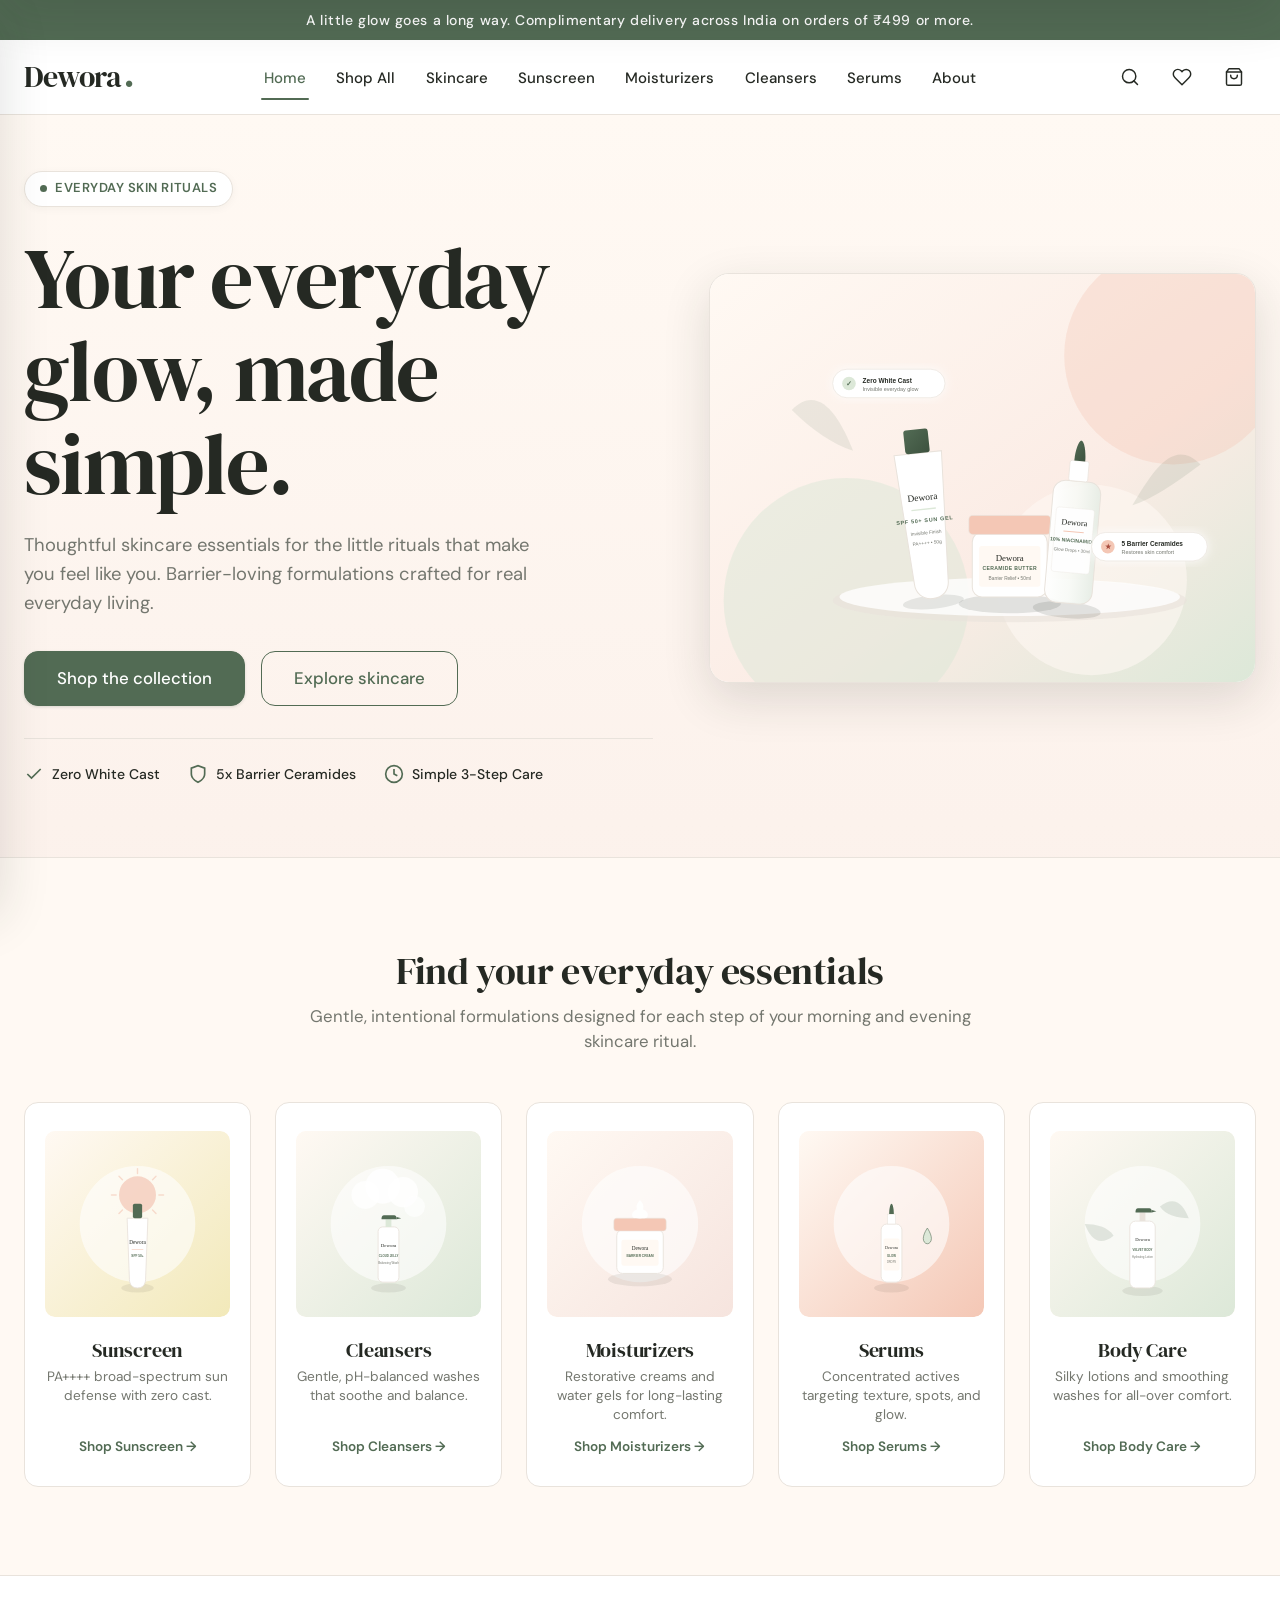
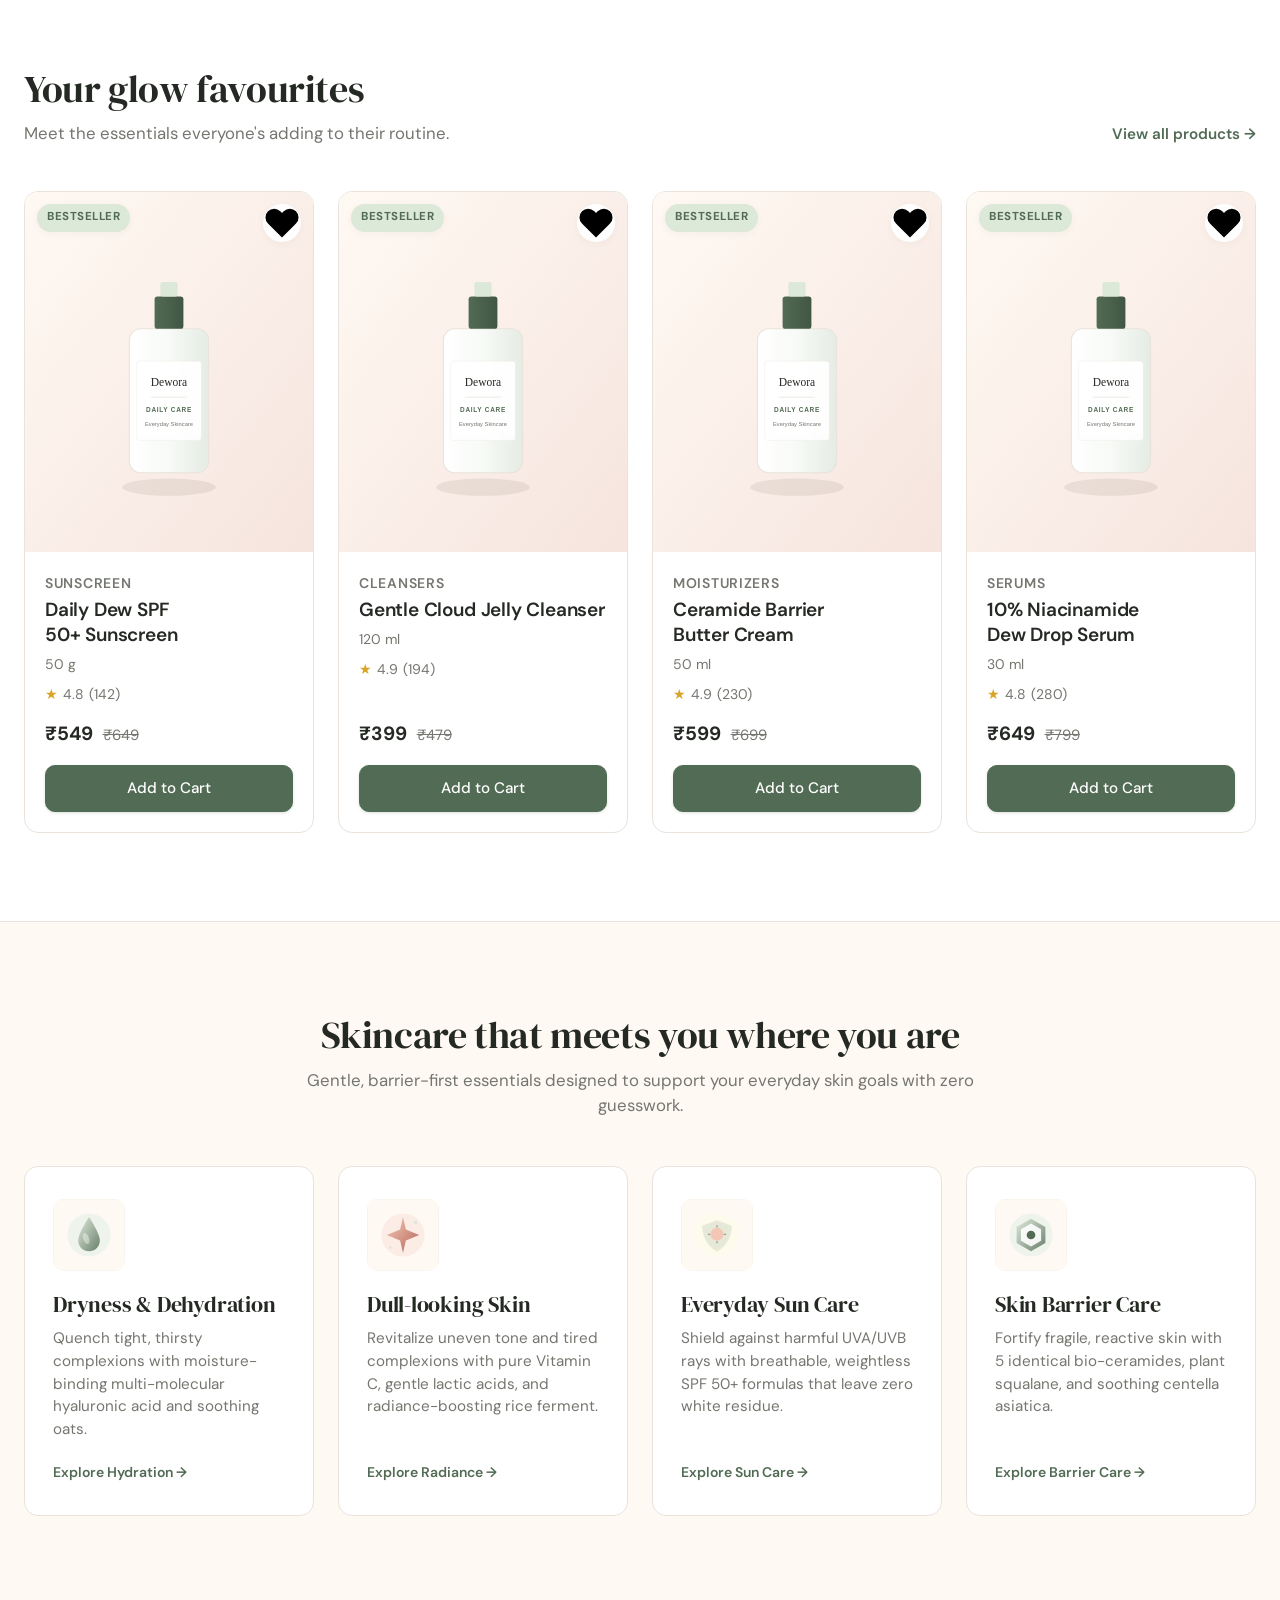
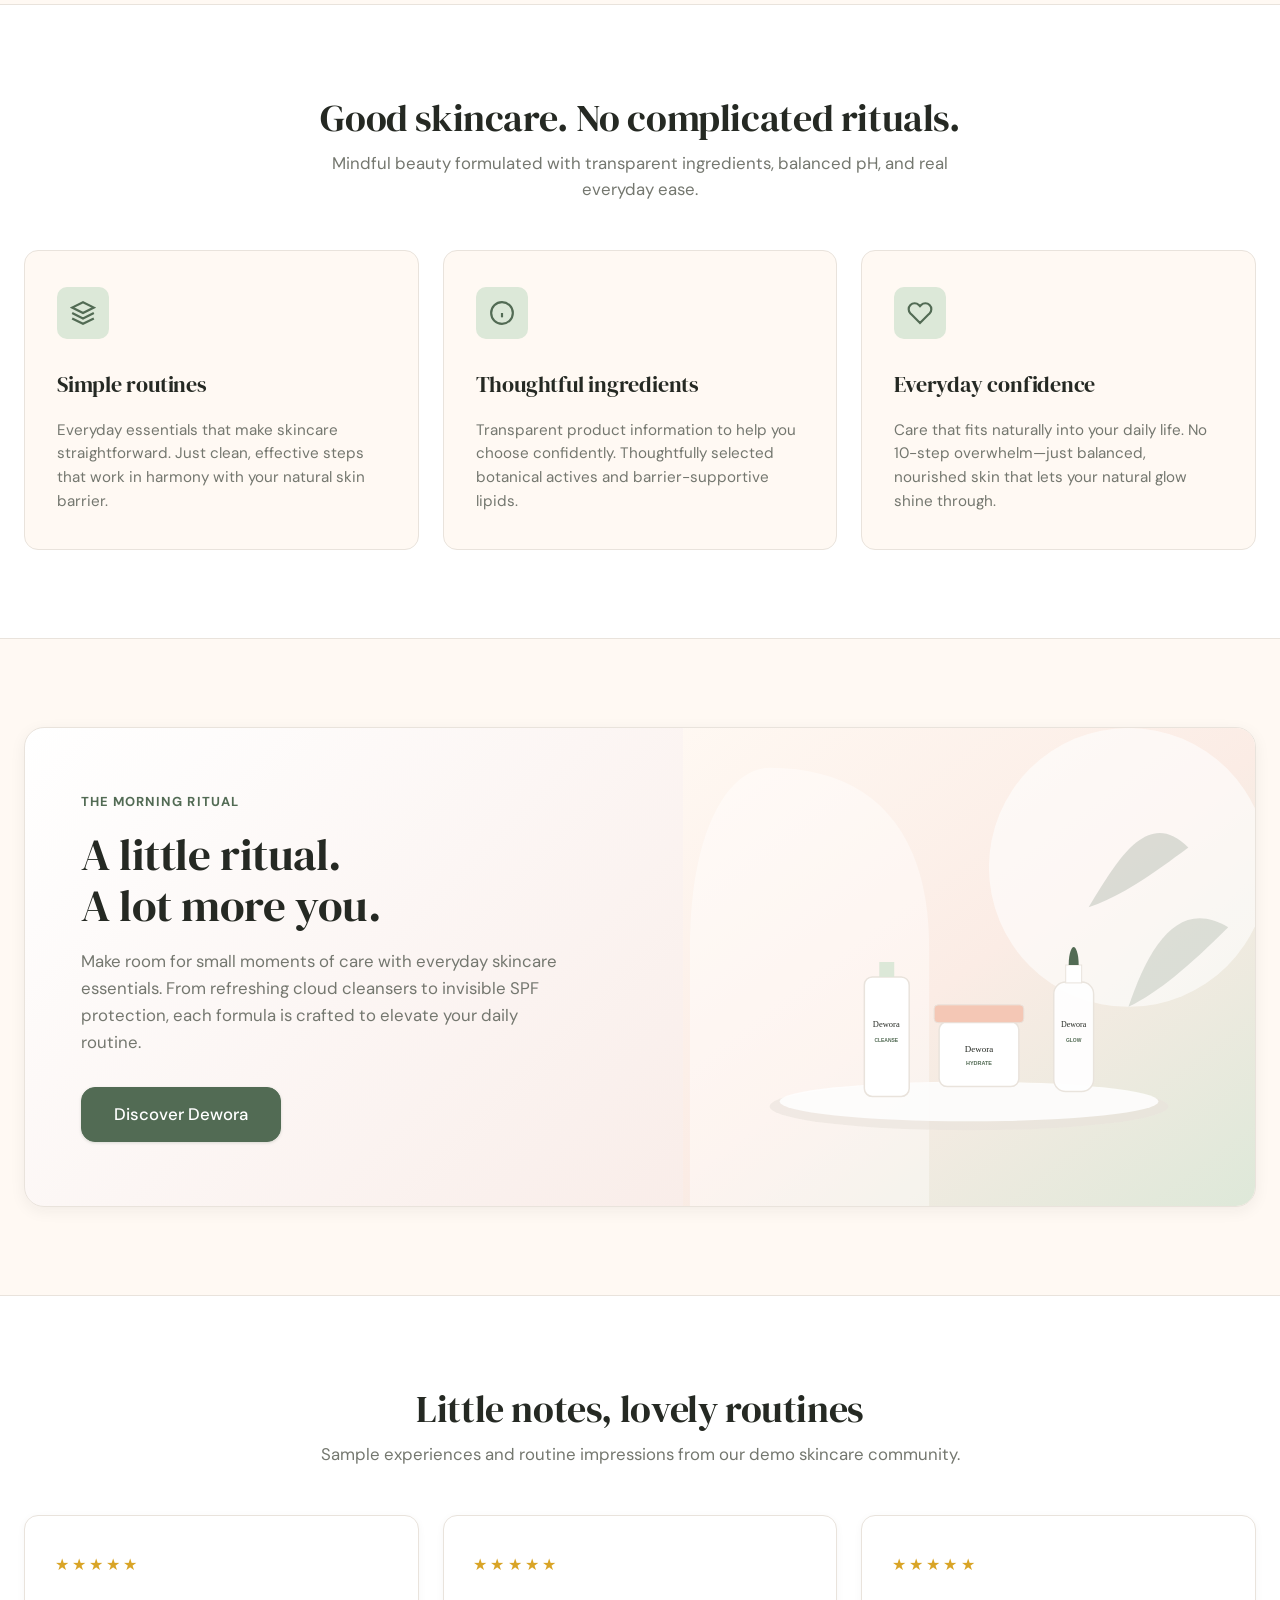
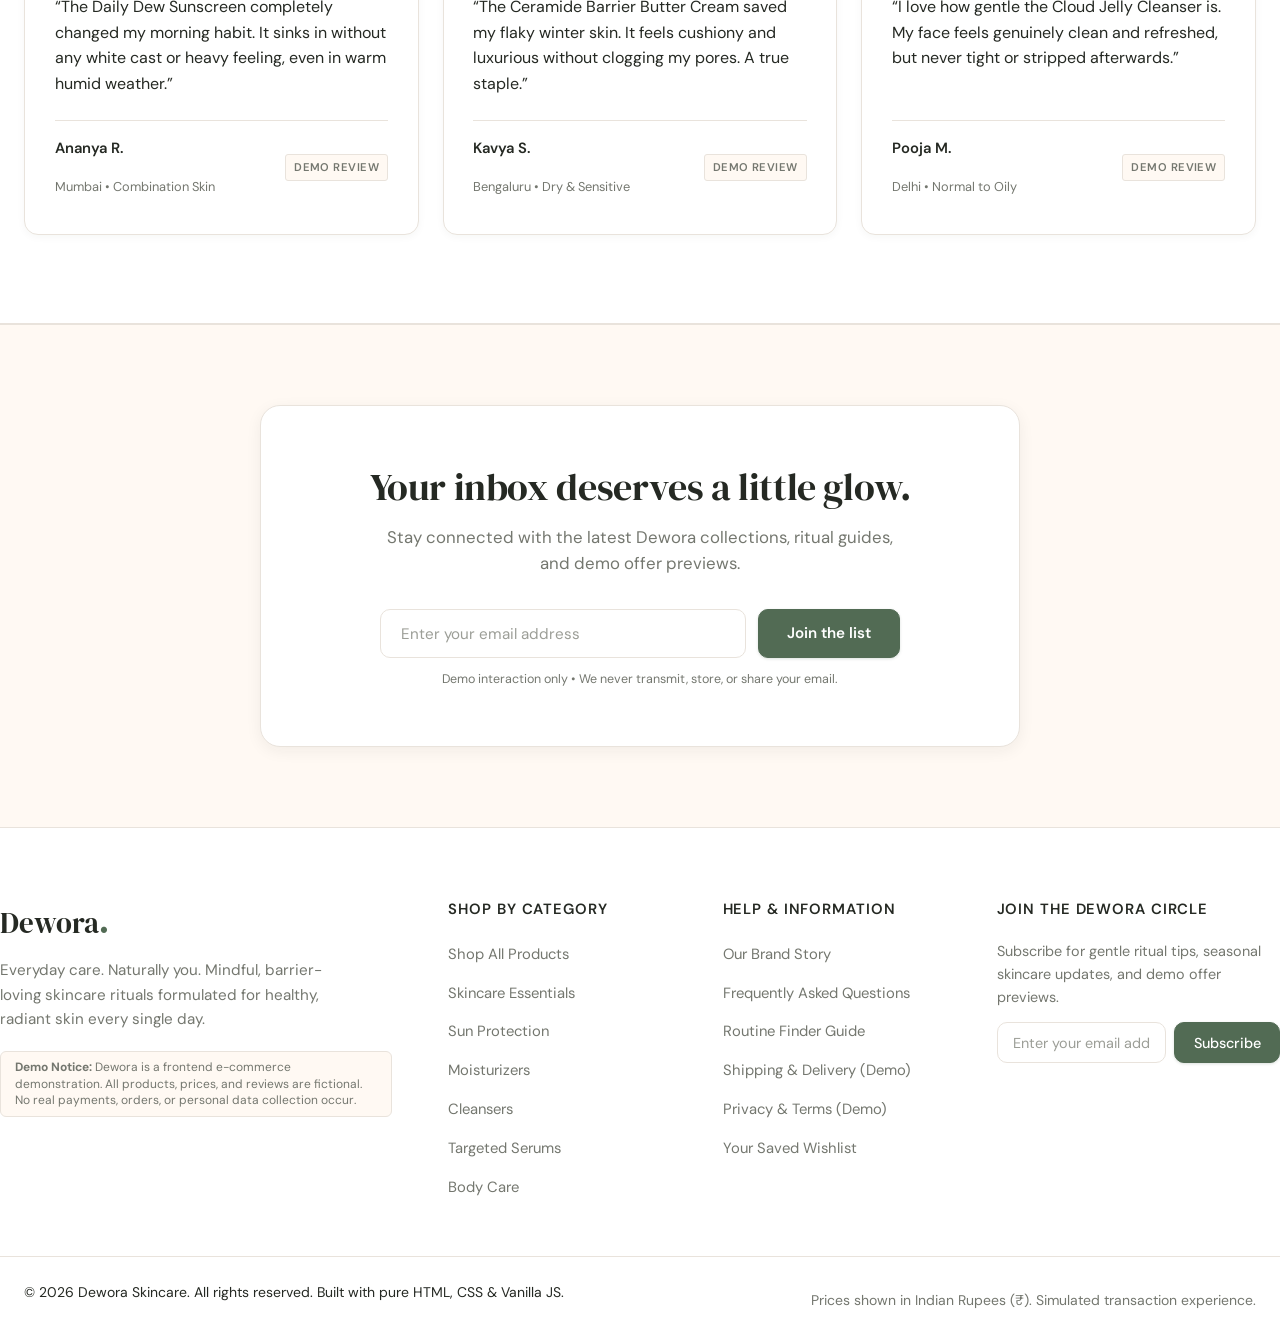
<file: index.html>
<!DOCTYPE html>
<html lang="en">
<head>
  <meta charset="UTF-8">
  <meta name="viewport" content="width=device-width, initial-scale=1.0">
  <meta name="description" content="Dewora — Everyday care. Naturally you. Premium, mindful Indian skincare essentials formulated for real skin and healthy daily glow.">
  <link rel="icon" type="image/svg+xml" href="favicon.svg">
  <title>Dewora — Everyday care. Naturally you.</title>

  <!-- Google Fonts Preconnect & Stylesheets -->
  <link rel="preconnect" href="https://fonts.googleapis.com">
  <link rel="preconnect" href="https://fonts.gstatic.com" crossorigin>
  <link rel="stylesheet" href="css/style.css">
  <link rel="stylesheet" href="css/components.css">
  <link rel="stylesheet" href="css/responsive.css">

  <!-- Core Scripts (Predictable Load Order with Defer) -->
  <script src="js/data/products.js" defer></script>
  <script src="js/utils/currency.js" defer></script>
  <script src="js/utils/dom.js" defer></script>
  <script src="js/utils/storage.js" defer></script>
  <script src="js/components/header.js" defer></script>
  <script src="js/components/footer.js" defer></script>
  <script src="js/components/product-card.js" defer></script>
  <script src="js/components/toast.js" defer></script>
  <script src="js/components/accordion.js" defer></script>
  <script src="js/components/mobile-menu.js" defer></script>
  <script src="js/pages/home.js" defer></script>
  <script src="js/app.js" defer></script>
</head>
<body data-page="home">
  <!-- Accessibility Skip Link -->
  <a href="#main-content" class="skip-link">Skip to main content</a>

  <!-- SECTION 1: Shared Announcement Bar & Header Mount Point -->
  <div id="site-header"></div>

  <!-- Primary Main Landmark -->
  <main id="main-content">

    <!-- SECTION 2: HERO CAMPAIGN -->
    <section class="hero-section" aria-labelledby="hero-heading">
      <div class="container hero-grid">
        <div class="hero-content">
          <div class="hero-pill-badge">
            <span class="badge-dot" aria-hidden="true"></span>
            Everyday Skin Rituals
          </div>
          <h1 class="hero-title" id="hero-heading">Your everyday glow, made simple.</h1>
          <p class="hero-subtitle">Thoughtful skincare essentials for the little rituals that make you feel like you. Barrier-loving formulations crafted for real everyday living.</p>
          <div class="hero-actions">
            <a href="shop.html" class="btn btn-primary btn-lg">Shop the collection</a>
            <a href="shop.html?category=Skincare" class="btn btn-secondary btn-lg">Explore skincare</a>
          </div>
          <div class="hero-features">
            <div class="hero-feature-item">
              <span class="hero-feature-icon" aria-hidden="true">
                <svg viewBox="0 0 24 24" fill="none" stroke="currentColor" stroke-width="2"><polyline points="20 6 9 17 4 12"></polyline></svg>
              </span>
              <span>Zero White Cast</span>
            </div>
            <div class="hero-feature-item">
              <span class="hero-feature-icon" aria-hidden="true">
                <svg viewBox="0 0 24 24" fill="none" stroke="currentColor" stroke-width="2"><path d="M12 22s8-4 8-10V5l-8-3-8 3v7c0 6 8 10 8 10z"></path></svg>
              </span>
              <span>5x Barrier Ceramides</span>
            </div>
            <div class="hero-feature-item">
              <span class="hero-feature-icon" aria-hidden="true">
                <svg viewBox="0 0 24 24" fill="none" stroke="currentColor" stroke-width="2"><circle cx="12" cy="12" r="10"></circle><polyline points="12 6 12 12 16 14"></polyline></svg>
              </span>
              <span>Simple 3-Step Care</span>
            </div>
          </div>
        </div>

        <div class="hero-image-wrapper">
          <img class="hero-image" 
               src="assets/images/hero/hero-dewora.svg" 
               alt="Dewora skincare essentials including Daily Dew Sunscreen, Ceramide Barrier Cream, and 10% Niacinamide Dew Drop Serum" 
               width="800" 
               height="600" 
               fetchpriority="high">
        </div>
      </div>
    </section>

    <!-- SECTION 3: SHOP BY CATEGORY -->
    <section class="section-spacing" aria-labelledby="categories-heading">
      <div class="container">
        <div class="section-header-centered">
          <h2 class="section-title" id="categories-heading">Find your everyday essentials</h2>
          <p class="section-subtitle">Gentle, intentional formulations designed for each step of your morning and evening skincare ritual.</p>
        </div>

        <div class="category-grid">
          <!-- 1. Sunscreen -->
          <a href="shop.html?category=Sunscreen" class="category-tile" aria-label="Shop Sunscreen collection">
            <div class="category-tile-media">
              <img src="assets/images/categories/category-sunscreen.svg" alt="Sunscreen category" width="320" height="320" loading="lazy">
            </div>
            <h3 class="category-tile-title">Sunscreen</h3>
            <p class="category-tile-copy">PA++++ broad-spectrum sun defense with zero cast.</p>
            <span class="category-tile-cta">Shop Sunscreen &rarr;</span>
          </a>

          <!-- 2. Cleansers -->
          <a href="shop.html?category=Cleansers" class="category-tile" aria-label="Shop Cleansers collection">
            <div class="category-tile-media">
              <img src="assets/images/categories/category-cleansers.svg" alt="Cleansers category" width="320" height="320" loading="lazy">
            </div>
            <h3 class="category-tile-title">Cleansers</h3>
            <p class="category-tile-copy">Gentle, pH-balanced washes that soothe and balance.</p>
            <span class="category-tile-cta">Shop Cleansers &rarr;</span>
          </a>

          <!-- 3. Moisturizers -->
          <a href="shop.html?category=Moisturizers" class="category-tile" aria-label="Shop Moisturizers collection">
            <div class="category-tile-media">
              <img src="assets/images/categories/category-moisturizers.svg" alt="Moisturizers category" width="320" height="320" loading="lazy">
            </div>
            <h3 class="category-tile-title">Moisturizers</h3>
            <p class="category-tile-copy">Restorative creams and water gels for long-lasting comfort.</p>
            <span class="category-tile-cta">Shop Moisturizers &rarr;</span>
          </a>

          <!-- 4. Serums -->
          <a href="shop.html?category=Serums" class="category-tile" aria-label="Shop Serums collection">
            <div class="category-tile-media">
              <img src="assets/images/categories/category-serums.svg" alt="Serums category" width="320" height="320" loading="lazy">
            </div>
            <h3 class="category-tile-title">Serums</h3>
            <p class="category-tile-copy">Concentrated actives targeting texture, spots, and glow.</p>
            <span class="category-tile-cta">Shop Serums &rarr;</span>
          </a>

          <!-- 5. Body Care -->
          <a href="shop.html?category=Body+Care" class="category-tile" aria-label="Shop Body Care collection">
            <div class="category-tile-media">
              <img src="assets/images/categories/category-bodycare.svg" alt="Body Care category" width="320" height="320" loading="lazy">
            </div>
            <h3 class="category-tile-title">Body Care</h3>
            <p class="category-tile-copy">Silky lotions and smoothing washes for all-over comfort.</p>
            <span class="category-tile-cta">Shop Body Care &rarr;</span>
          </a>
        </div>
      </div>
    </section>

    <!-- SECTION 4: BESTSELLERS -->
    <section class="section-spacing" style="background-color: var(--color-paper); border-top: var(--border-subtle); border-bottom: var(--border-subtle);" aria-labelledby="bestsellers-heading">
      <div class="container">
        <div class="section-header-row">
          <div>
            <h2 class="section-title" id="bestsellers-heading">Your glow favourites</h2>
            <p class="section-subtitle">Meet the essentials everyone's adding to their routine.</p>
          </div>
          <a href="shop.html" class="section-link">View all products &rarr;</a>
        </div>

        <!-- Dynamic Product Cards from products.js -->
        <div class="product-grid" id="bestsellers-grid">
          <!-- Populated dynamically by home.js with reusable product-card component -->
        </div>
      </div>
    </section>

    <!-- SECTION 5: SHOP BY SKIN CONCERN -->
    <section class="section-spacing" aria-labelledby="concerns-heading">
      <div class="container">
        <div class="section-header-centered">
          <h2 class="section-title" id="concerns-heading">Skincare that meets you where you are</h2>
          <p class="section-subtitle">Gentle, barrier-first essentials designed to support your everyday skin goals with zero guesswork.</p>
        </div>

        <div class="concern-grid">
          <!-- Concern 1: Dryness -->
          <a href="shop.html?concern=Dryness" class="concern-card" aria-label="Explore products for Dryness &amp; Dehydration">
            <div class="concern-card-media">
              <img src="assets/images/editorial/concern-hydration.svg" alt="" width="200" height="200" loading="lazy">
            </div>
            <h3 class="concern-card-title">Dryness &amp; Dehydration</h3>
            <p class="concern-card-text">Quench tight, thirsty complexions with moisture-binding multi-molecular hyaluronic acid and soothing oats.</p>
            <span class="concern-card-cta">Explore Hydration &rarr;</span>
          </a>

          <!-- Concern 2: Dullness -->
          <a href="shop.html?concern=Dullness" class="concern-card" aria-label="Explore products for Dull-looking Skin">
            <div class="concern-card-media">
              <img src="assets/images/editorial/concern-dullness.svg" alt="" width="200" height="200" loading="lazy">
            </div>
            <h3 class="concern-card-title">Dull-looking Skin</h3>
            <p class="concern-card-text">Revitalize uneven tone and tired complexions with pure Vitamin C, gentle lactic acids, and radiance-boosting rice ferment.</p>
            <span class="concern-card-cta">Explore Radiance &rarr;</span>
          </a>

          <!-- Concern 3: Sun Care -->
          <a href="shop.html?category=Sunscreen" class="concern-card" aria-label="Explore products for Everyday Sun Care">
            <div class="concern-card-media">
              <img src="assets/images/editorial/concern-suncare.svg" alt="" width="200" height="200" loading="lazy">
            </div>
            <h3 class="concern-card-title">Everyday Sun Care</h3>
            <p class="concern-card-text">Shield against harmful UVA/UVB rays with breathable, weightless SPF 50+ formulas that leave zero white residue.</p>
            <span class="concern-card-cta">Explore Sun Care &rarr;</span>
          </a>

          <!-- Concern 4: Barrier Care -->
          <a href="shop.html?concern=Barrier+care" class="concern-card" aria-label="Explore products for Skin Barrier Care">
            <div class="concern-card-media">
              <img src="assets/images/editorial/concern-barrier.svg" alt="" width="200" height="200" loading="lazy">
            </div>
            <h3 class="concern-card-title">Skin Barrier Care</h3>
            <p class="concern-card-text">Fortify fragile, reactive skin with 5 identical bio-ceramides, plant squalane, and soothing centella asiatica.</p>
            <span class="concern-card-cta">Explore Barrier Care &rarr;</span>
          </a>
        </div>
      </div>
    </section>

    <!-- SECTION 6: BRAND VALUE PROPOSITION -->
    <section class="section-spacing values-section" aria-labelledby="values-heading">
      <div class="container">
        <div class="section-header-centered">
          <h2 class="section-title" id="values-heading">Good skincare. No complicated rituals.</h2>
          <p class="section-subtitle">Mindful beauty formulated with transparent ingredients, balanced pH, and real everyday ease.</p>
        </div>

        <div class="values-grid">
          <div class="value-card">
            <div class="value-card-icon" aria-hidden="true">
              <svg viewBox="0 0 24 24"><path d="M12 2L2 7l10 5 10-5-10-5z"></path><path d="M2 17l10 5 10-5"></path><path d="M2 12l10 5 10-5"></path></svg>
            </div>
            <h3 class="value-card-title">Simple routines</h3>
            <p class="value-card-text">Everyday essentials that make skincare straightforward. Just clean, effective steps that work in harmony with your natural skin barrier.</p>
          </div>

          <div class="value-card">
            <div class="value-card-icon" aria-hidden="true">
              <svg viewBox="0 0 24 24"><circle cx="12" cy="12" r="10"></circle><line x1="12" y1="16" x2="12" y2="12"></line><line x1="12" y1="8" x2="12.01" y2="8"></line></svg>
            </div>
            <h3 class="value-card-title">Thoughtful ingredients</h3>
            <p class="value-card-text">Transparent product information to help you choose confidently. Thoughtfully selected botanical actives and barrier-supportive lipids.</p>
          </div>

          <div class="value-card">
            <div class="value-card-icon" aria-hidden="true">
              <svg viewBox="0 0 24 24"><path d="M20.84 4.61a5.5 5.5 0 0 0-7.78 0L12 5.67l-1.06-1.06a5.5 5.5 0 0 0-7.78 7.78l1.06 1.06L12 21.23l7.78-7.78 1.06-1.06a5.5 5.5 0 0 0 0-7.78z"></path></svg>
            </div>
            <h3 class="value-card-title">Everyday confidence</h3>
            <p class="value-card-text">Care that fits naturally into your daily life. No 10-step overwhelm—just balanced, nourished skin that lets your natural glow shine through.</p>
          </div>
        </div>
      </div>
    </section>

    <!-- SECTION 7: FEATURED EDITORIAL BANNER -->
    <section class="section-spacing" aria-label="Editorial Feature">
      <div class="container">
        <div class="editorial-banner-box">
          <div class="editorial-grid">
            <div class="editorial-content">
              <span class="editorial-eyebrow">The Morning Ritual</span>
              <h2 class="editorial-heading">A little ritual.<br>A lot more you.</h2>
              <p class="editorial-desc">Make room for small moments of care with everyday skincare essentials. From refreshing cloud cleansers to invisible SPF protection, each formula is crafted to elevate your daily routine.</p>
              <a href="about.html" class="btn btn-primary btn-lg">Discover Dewora</a>
            </div>
            <div class="editorial-image-pane">
              <img src="assets/images/editorial/editorial-ritual.svg" 
                   alt="Dewora skincare ritual trio arranged on warm minimalist pedestal" 
                   width="640" 
                   height="480" 
                   loading="lazy">
            </div>
          </div>
        </div>
      </div>
    </section>

    <!-- SECTION 8: CUSTOMER TESTIMONIALS -->
    <section class="section-spacing" style="background-color: var(--color-paper); border-top: var(--border-subtle); border-bottom: var(--border-subtle);" aria-labelledby="testimonials-heading">
      <div class="container">
        <div class="section-header-centered">
          <h2 class="section-title" id="testimonials-heading">Little notes, lovely routines</h2>
          <p class="section-subtitle">Sample experiences and routine impressions from our demo skincare community.</p>
        </div>

        <div class="testimonials-grid">
          <!-- Testimonial 1 -->
          <article class="testimonial-card">
            <div class="testimonial-stars" aria-label="Demo rating: 5 out of 5 stars">
              <span>★</span><span>★</span><span>★</span><span>★</span><span>★</span>
            </div>
            <blockquote class="testimonial-quote">
              &ldquo;The Daily Dew Sunscreen completely changed my morning habit. It sinks in without any white cast or heavy feeling, even in warm humid weather.&rdquo;
            </blockquote>
            <div class="testimonial-author-row">
              <div>
                <p class="testimonial-author-name">Ananya R.</p>
                <p class="testimonial-author-detail">Mumbai &bull; Combination Skin</p>
              </div>
              <span class="demo-review-tag">Demo review</span>
            </div>
          </article>

          <!-- Testimonial 2 -->
          <article class="testimonial-card">
            <div class="testimonial-stars" aria-label="Demo rating: 5 out of 5 stars">
              <span>★</span><span>★</span><span>★</span><span>★</span><span>★</span>
            </div>
            <blockquote class="testimonial-quote">
              &ldquo;The Ceramide Barrier Butter Cream saved my flaky winter skin. It feels cushiony and luxurious without clogging my pores. A true staple.&rdquo;
            </blockquote>
            <div class="testimonial-author-row">
              <div>
                <p class="testimonial-author-name">Kavya S.</p>
                <p class="testimonial-author-detail">Bengaluru &bull; Dry &amp; Sensitive</p>
              </div>
              <span class="demo-review-tag">Demo review</span>
            </div>
          </article>

          <!-- Testimonial 3 -->
          <article class="testimonial-card">
            <div class="testimonial-stars" aria-label="Demo rating: 5 out of 5 stars">
              <span>★</span><span>★</span><span>★</span><span>★</span><span>★</span>
            </div>
            <blockquote class="testimonial-quote">
              &ldquo;I love how gentle the Cloud Jelly Cleanser is. My face feels genuinely clean and refreshed, but never tight or stripped afterwards.&rdquo;
            </blockquote>
            <div class="testimonial-author-row">
              <div>
                <p class="testimonial-author-name">Pooja M.</p>
                <p class="testimonial-author-detail">Delhi &bull; Normal to Oily</p>
              </div>
              <span class="demo-review-tag">Demo review</span>
            </div>
          </article>
        </div>
      </div>
    </section>

    <!-- SECTION 9: STANDALONE HOMEPAGE NEWSLETTER -->
    <section class="homepage-newsletter-section" aria-labelledby="newsletter-heading">
      <div class="container">
        <div class="newsletter-card">
          <h2 class="newsletter-card-heading" id="newsletter-heading">Your inbox deserves a little glow.</h2>
          <p class="newsletter-card-sub">Stay connected with the latest Dewora collections, ritual guides, and demo offer previews.</p>
          <form class="newsletter-card-form" id="homepage-newsletter-form" novalidate>
            <input type="email" 
                   id="homepage-newsletter-email" 
                   class="newsletter-card-input" 
                   placeholder="Enter your email address" 
                   aria-label="Email address for ritual updates" 
                   required>
            <button type="submit" class="btn btn-primary newsletter-card-btn">Join the list</button>
          </form>
          <div id="homepage-newsletter-feedback" class="newsletter-feedback" aria-live="polite"></div>
          <p class="newsletter-card-privacy">Demo interaction only &bull; We never transmit, store, or share your email.</p>
        </div>
      </div>
    </section>

  </main>

  <!-- SECTION 10: Shared Footer Mount Point -->
  <div id="site-footer"></div>
</body>
</html>
</file>
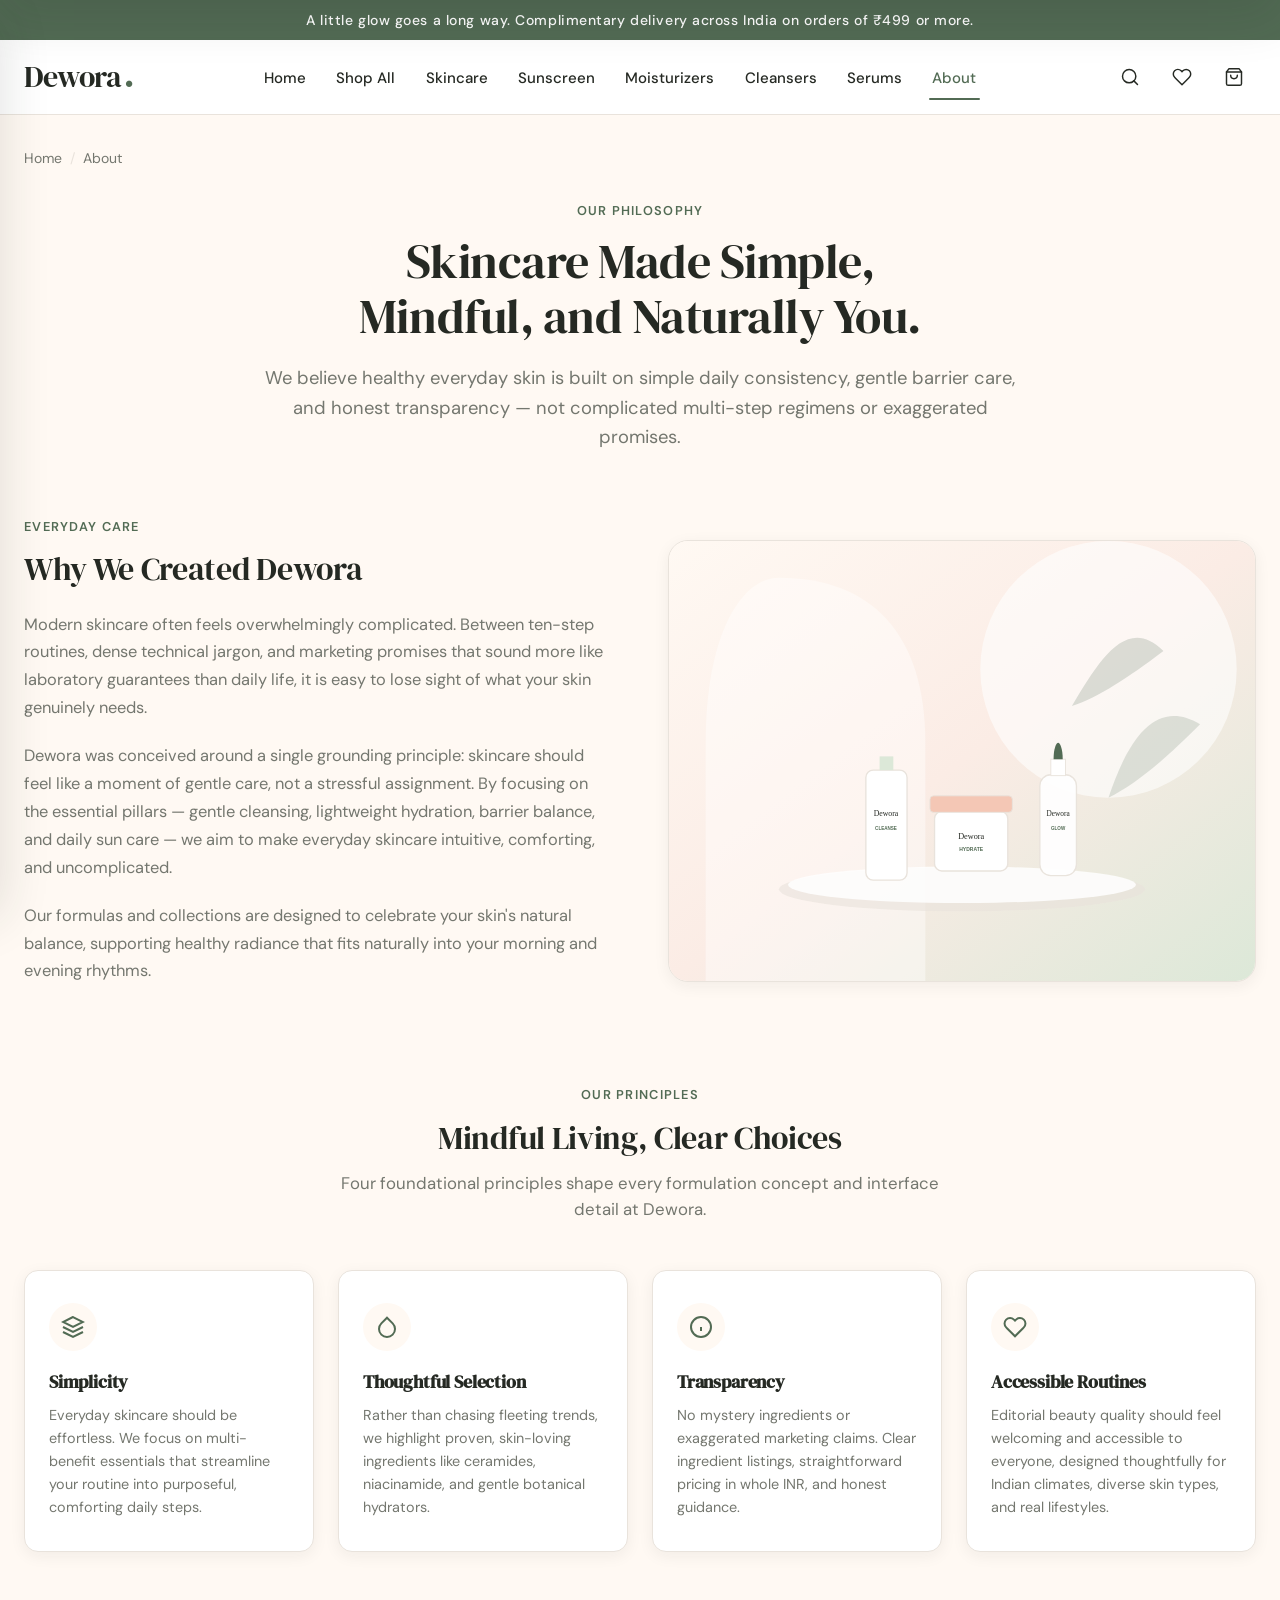
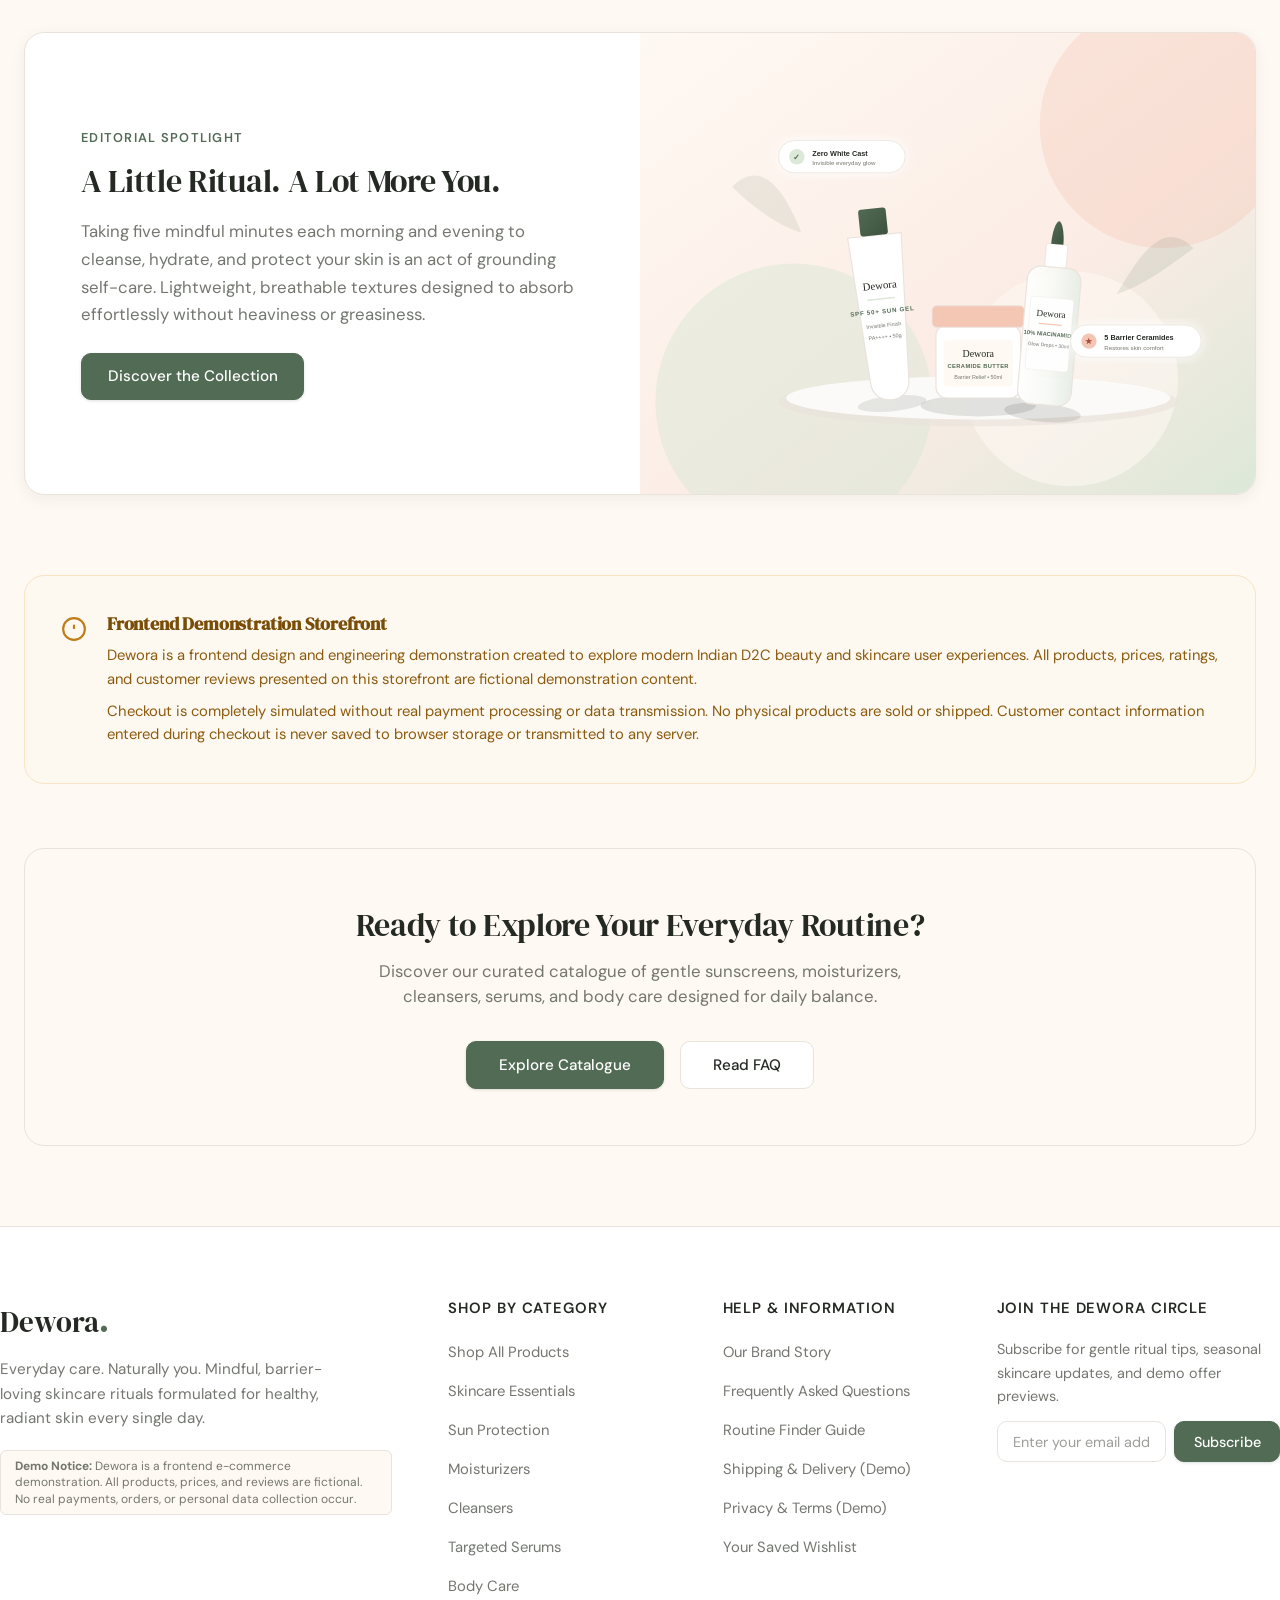
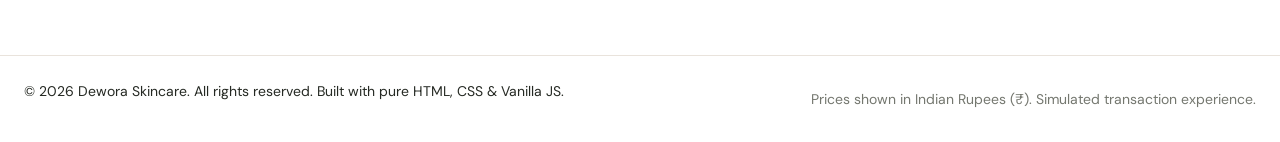
<file: about.html>
<!DOCTYPE html>
<html lang="en">
<head>
  <meta charset="UTF-8">
  <meta name="viewport" content="width=device-width, initial-scale=1.0">
  <meta name="description" content="Learn about Dewora's philosophy — everyday skincare made simple, gentle, and transparent.">
  <link rel="icon" type="image/svg+xml" href="favicon.svg">
  <title>About Dewora — Everyday care. Naturally you.</title>

  <!-- Google Fonts Preconnect & Stylesheets -->
  <link rel="preconnect" href="https://fonts.googleapis.com">
  <link rel="preconnect" href="https://fonts.gstatic.com" crossorigin>
  <link rel="stylesheet" href="css/style.css">
  <link rel="stylesheet" href="css/components.css">
  <link rel="stylesheet" href="css/responsive.css">

  <!-- Core Scripts -->
  <script src="js/data/products.js" defer></script>
  <script src="js/utils/currency.js" defer></script>
  <script src="js/utils/dom.js" defer></script>
  <script src="js/utils/storage.js" defer></script>
  <script src="js/components/header.js" defer></script>
  <script src="js/components/footer.js" defer></script>
  <script src="js/components/product-card.js" defer></script>
  <script src="js/components/toast.js" defer></script>
  <script src="js/components/accordion.js" defer></script>
  <script src="js/components/mobile-menu.js" defer></script>
  <script src="js/app.js" defer></script>
</head>
<body data-page="about">
  <a href="#main-content" class="skip-link">Skip to main content</a>

  <div id="site-header"></div>

  <main id="main-content">
    <div class="about-page-container container">
      <!-- Breadcrumb -->
      <nav class="cart-breadcrumb" aria-label="Breadcrumb">
        <a href="index.html">Home</a>
        <span class="cart-breadcrumb-separator" aria-hidden="true">/</span>
        <span>About</span>
      </nav>

      <!-- Hero Section -->
      <section class="about-hero" aria-labelledby="about-hero-title">
        <span class="about-overline">Our Philosophy</span>
        <h1 class="about-hero-title" id="about-hero-title">Skincare Made Simple, Mindful, and Naturally You.</h1>
        <p class="about-hero-subtitle">We believe healthy everyday skin is built on simple daily consistency, gentle barrier care, and honest transparency — not complicated multi-step regimens or exaggerated promises.</p>
      </section>

      <!-- Brand Story Section -->
      <section class="about-story-section" aria-labelledby="about-story-title">
        <div class="about-story-content">
          <span class="about-overline">Everyday Care</span>
          <h2 id="about-story-title">Why We Created Dewora</h2>
          <p>Modern skincare often feels overwhelmingly complicated. Between ten-step routines, dense technical jargon, and marketing promises that sound more like laboratory guarantees than daily life, it is easy to lose sight of what your skin genuinely needs.</p>
          <p>Dewora was conceived around a single grounding principle: skincare should feel like a moment of gentle care, not a stressful assignment. By focusing on the essential pillars — gentle cleansing, lightweight hydration, barrier balance, and daily sun care — we aim to make everyday skincare intuitive, comforting, and uncomplicated.</p>
          <p>Our formulas and collections are designed to celebrate your skin's natural balance, supporting healthy radiance that fits naturally into your morning and evening rhythms.</p>
        </div>
        <div class="about-story-media">
          <img src="assets/images/editorial/editorial-ritual.svg" alt="Mindful Dewora skincare daily ritual illustration" class="about-story-img" width="600" height="420" loading="lazy">
        </div>
      </section>

      <!-- Core Values Section -->
      <section class="about-values-section" aria-labelledby="about-values-title">
        <div class="about-values-header">
          <span class="about-overline">Our Principles</span>
          <h2 class="about-values-title" id="about-values-title">Mindful Living, Clear Choices</h2>
          <p class="section-subtitle">Four foundational principles shape every formulation concept and interface detail at Dewora.</p>
        </div>
        <div class="about-values-grid">
          <div class="about-value-card">
            <div class="about-value-icon" aria-hidden="true">
              <svg width="24" height="24" viewBox="0 0 24 24" fill="none" stroke="currentColor" stroke-width="2">
                <path d="M12 2L2 7l10 5 10-5-10-5z"></path>
                <path d="M2 17l10 5 10-5"></path>
                <path d="M2 12l10 5 10-5"></path>
              </svg>
            </div>
            <h3>Simplicity</h3>
            <p>Everyday skincare should be effortless. We focus on multi-benefit essentials that streamline your routine into purposeful, comforting daily steps.</p>
          </div>

          <div class="about-value-card">
            <div class="about-value-icon" aria-hidden="true">
              <svg width="24" height="24" viewBox="0 0 24 24" fill="none" stroke="currentColor" stroke-width="2">
                <path d="M12 2.69l5.66 5.66a8 8 0 1 1-11.31 0z"></path>
              </svg>
            </div>
            <h3>Thoughtful Selection</h3>
            <p>Rather than chasing fleeting trends, we highlight proven, skin-loving ingredients like ceramides, niacinamide, and gentle botanical hydrators.</p>
          </div>

          <div class="about-value-card">
            <div class="about-value-icon" aria-hidden="true">
              <svg width="24" height="24" viewBox="0 0 24 24" fill="none" stroke="currentColor" stroke-width="2">
                <circle cx="12" cy="12" r="10"></circle>
                <line x1="12" y1="16" x2="12" y2="12"></line>
                <line x1="12" y1="8" x2="12.01" y2="8"></line>
              </svg>
            </div>
            <h3>Transparency</h3>
            <p>No mystery ingredients or exaggerated marketing claims. Clear ingredient listings, straightforward pricing in whole INR, and honest guidance.</p>
          </div>

          <div class="about-value-card">
            <div class="about-value-icon" aria-hidden="true">
              <svg width="24" height="24" viewBox="0 0 24 24" fill="none" stroke="currentColor" stroke-width="2">
                <path d="M20.84 4.61a5.5 5.5 0 0 0-7.78 0L12 5.67l-1.06-1.06a5.5 5.5 0 0 0-7.78 7.78l1.06 1.06L12 21.23l7.78-7.78 1.06-1.06a5.5 5.5 0 0 0 0-7.78z"></path>
              </svg>
            </div>
            <h3>Accessible Routines</h3>
            <p>Editorial beauty quality should feel welcoming and accessible to everyone, designed thoughtfully for Indian climates, diverse skin types, and real lifestyles.</p>
          </div>
        </div>
      </section>

      <!-- Editorial Asymmetric Feature Banner -->
      <section class="about-editorial-banner" aria-label="Editorial Brand Feature">
        <div class="about-editorial-text">
          <span class="about-overline">Editorial Spotlight</span>
          <h3>A Little Ritual. A Lot More You.</h3>
          <p>Taking five mindful minutes each morning and evening to cleanse, hydrate, and protect your skin is an act of grounding self-care. Lightweight, breathable textures designed to absorb effortlessly without heaviness or greasiness.</p>
          <div>
            <a href="shop.html" class="btn btn-primary">Discover the Collection</a>
          </div>
        </div>
        <div class="about-editorial-media">
          <img src="assets/images/hero/hero-dewora.svg" alt="Dewora beauty editorial illustration" class="about-editorial-img" width="600" height="450" loading="lazy">
        </div>
      </section>

      <!-- Demonstration Disclosure Card -->
      <section class="about-demo-notice-card" aria-labelledby="about-demo-title">
        <div class="about-demo-notice-icon" aria-hidden="true">
          <svg width="26" height="26" viewBox="0 0 24 24" fill="none" stroke="currentColor" stroke-width="2">
            <circle cx="12" cy="12" r="10"></circle>
            <line x1="12" y1="8" x2="12" y2="12"></line>
            <line x1="12" y1="16" x2="12.01" y2="16"></line>
          </svg>
        </div>
        <div class="about-demo-notice-content">
          <h3 id="about-demo-title">Frontend Demonstration Storefront</h3>
          <p>Dewora is a frontend design and engineering demonstration created to explore modern Indian D2C beauty and skincare user experiences. All products, prices, ratings, and customer reviews presented on this storefront are fictional demonstration content.</p>
          <p>Checkout is completely simulated without real payment processing or data transmission. No physical products are sold or shipped. Customer contact information entered during checkout is never saved to browser storage or transmitted to any server.</p>
        </div>
      </section>

      <!-- Call to Action Banner -->
      <section class="about-cta-section" aria-labelledby="about-cta-title">
        <h2 class="about-cta-title" id="about-cta-title">Ready to Explore Your Everyday Routine?</h2>
        <p class="about-cta-desc">Discover our curated catalogue of gentle sunscreens, moisturizers, cleansers, serums, and body care designed for daily balance.</p>
        <div class="about-cta-actions">
          <a href="shop.html" class="btn btn-primary" style="padding: 0.85rem 2rem;">Explore Catalogue</a>
          <a href="faq.html" class="btn btn-outline" style="padding: 0.85rem 2rem;">Read FAQ</a>
        </div>
      </section>
    </div>
  </main>

  <div id="site-footer"></div>
</body>
</html>
</file>
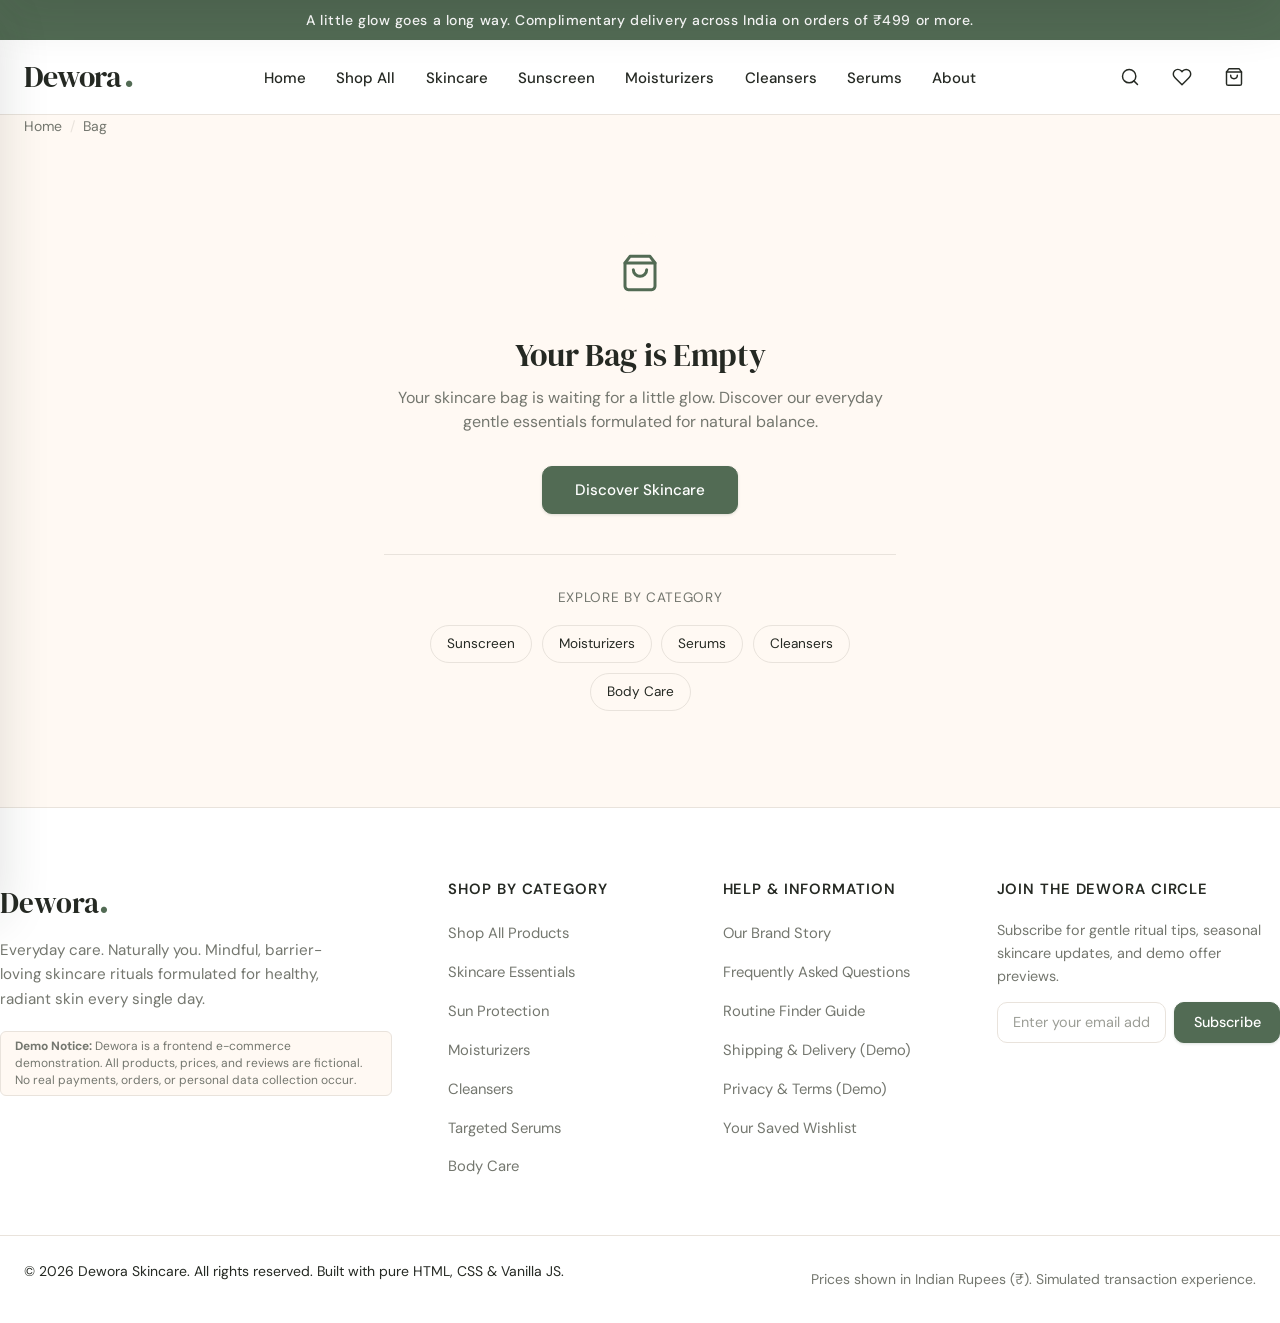
<file: cart.html>
<!DOCTYPE html>
<html lang="en">
<head>
  <meta charset="UTF-8">
  <meta name="viewport" content="width=device-width, initial-scale=1.0">
  <meta name="description" content="Review your selected Dewora skincare products, edit quantities, and proceed to demo checkout.">
  <link rel="icon" type="image/svg+xml" href="favicon.svg">
  <title>Your Cart — Dewora</title>

  <!-- Google Fonts Preconnect & Stylesheets -->
  <link rel="preconnect" href="https://fonts.googleapis.com">
  <link rel="preconnect" href="https://fonts.gstatic.com" crossorigin>
  <link rel="stylesheet" href="css/style.css">
  <link rel="stylesheet" href="css/components.css">
  <link rel="stylesheet" href="css/responsive.css">

  <!-- Core Scripts -->
  <script src="js/data/products.js" defer></script>
  <script src="js/utils/currency.js" defer></script>
  <script src="js/utils/dom.js" defer></script>
  <script src="js/utils/storage.js" defer></script>
  <script src="js/components/header.js" defer></script>
  <script src="js/components/footer.js" defer></script>
  <script src="js/components/product-card.js" defer></script>
  <script src="js/components/toast.js" defer></script>
  <script src="js/components/accordion.js" defer></script>
  <script src="js/components/mobile-menu.js" defer></script>
  <script src="js/pages/cart.js" defer></script>
  <script src="js/app.js" defer></script>
</head>
<body data-page="cart">
  <a href="#main-content" class="skip-link">Skip to main content</a>

  <div id="site-header"></div>

  <main id="main-content">
    <div class="cart-page-container container" id="cart-root">
      <!-- Rendered dynamically by js/pages/cart.js -->
    </div>
  </main>

  <div id="site-footer"></div>
</body>
</html>
</file>
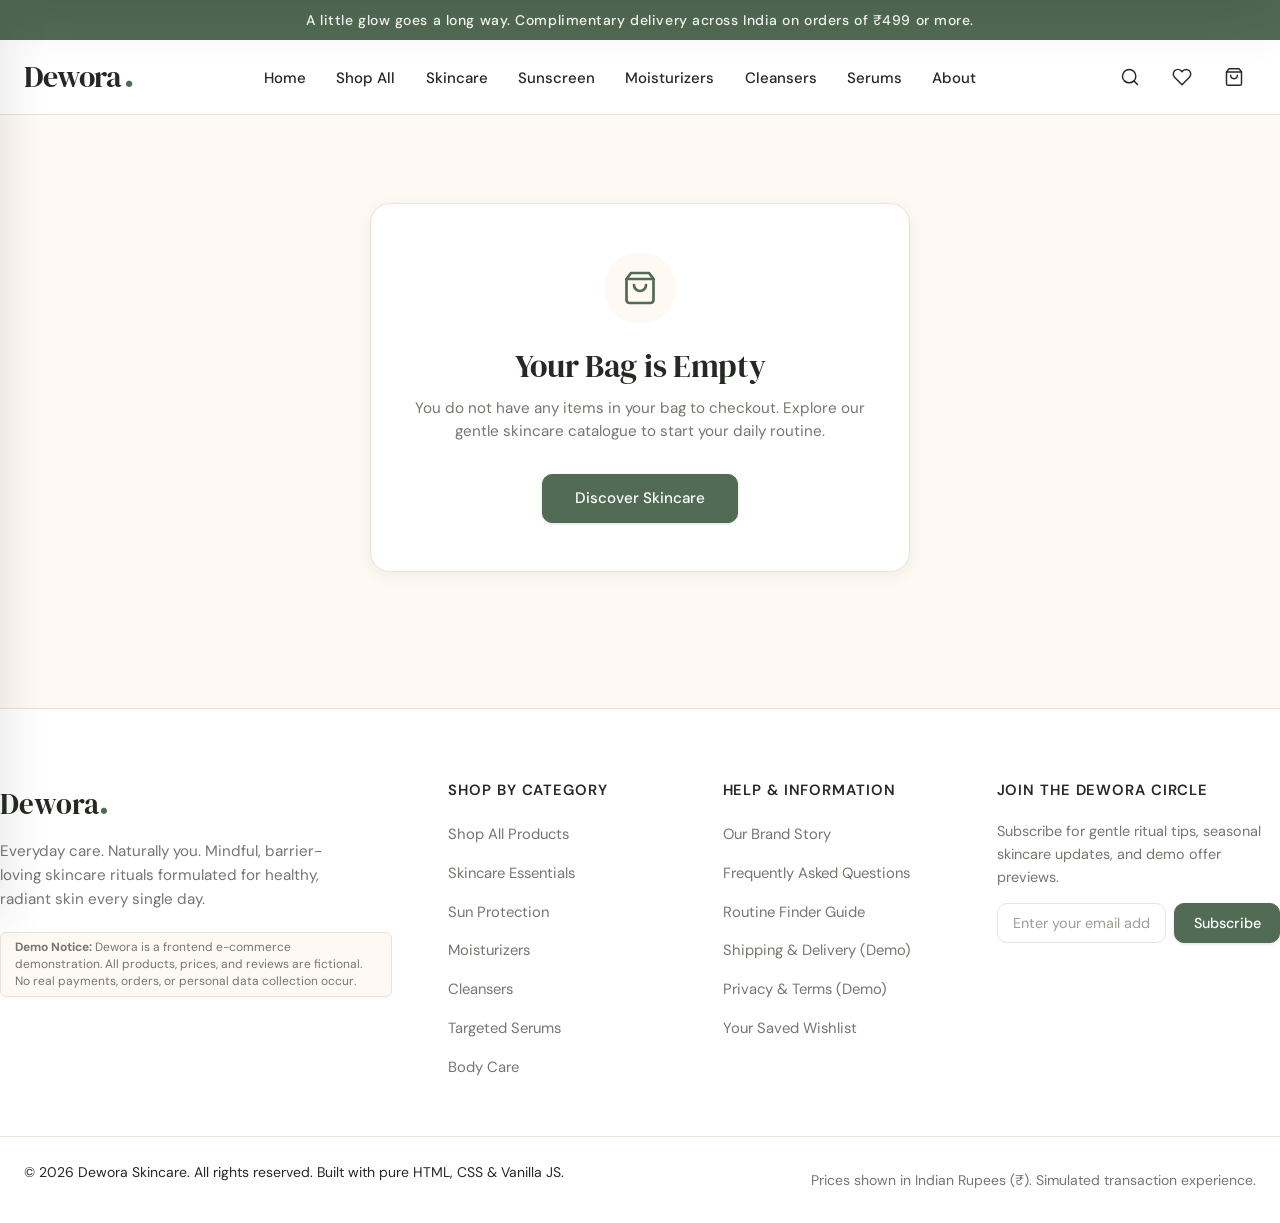
<file: checkout.html>
<!DOCTYPE html>
<html lang="en">
<head>
  <meta charset="UTF-8">
  <meta name="viewport" content="width=device-width, initial-scale=1.0">
  <meta name="description" content="Complete your simulated Dewora demo checkout. No real payments, cards, or personal data stored.">
  <link rel="icon" type="image/svg+xml" href="favicon.svg">
  <title>Demo Checkout — Dewora</title>

  <!-- Google Fonts Preconnect & Stylesheets -->
  <link rel="preconnect" href="https://fonts.googleapis.com">
  <link rel="preconnect" href="https://fonts.gstatic.com" crossorigin>
  <link rel="stylesheet" href="css/style.css">
  <link rel="stylesheet" href="css/components.css">
  <link rel="stylesheet" href="css/responsive.css">

  <!-- Core Scripts -->
  <script src="js/data/products.js" defer></script>
  <script src="js/utils/currency.js" defer></script>
  <script src="js/utils/dom.js" defer></script>
  <script src="js/utils/storage.js" defer></script>
  <script src="js/components/header.js" defer></script>
  <script src="js/components/footer.js" defer></script>
  <script src="js/components/product-card.js" defer></script>
  <script src="js/components/toast.js" defer></script>
  <script src="js/components/accordion.js" defer></script>
  <script src="js/components/mobile-menu.js" defer></script>
  <script src="js/pages/checkout.js" defer></script>
  <script src="js/app.js" defer></script>
</head>
<body data-page="checkout">
  <a href="#main-content" class="skip-link">Skip to main content</a>

  <div id="site-header"></div>

  <main id="main-content">
    <div class="checkout-page-container container" id="checkout-root">
      <!-- Rendered dynamically by Dewora.pages.checkout -->
    </div>
  </main>

  <div id="site-footer"></div>
</body>
</html>
</file>
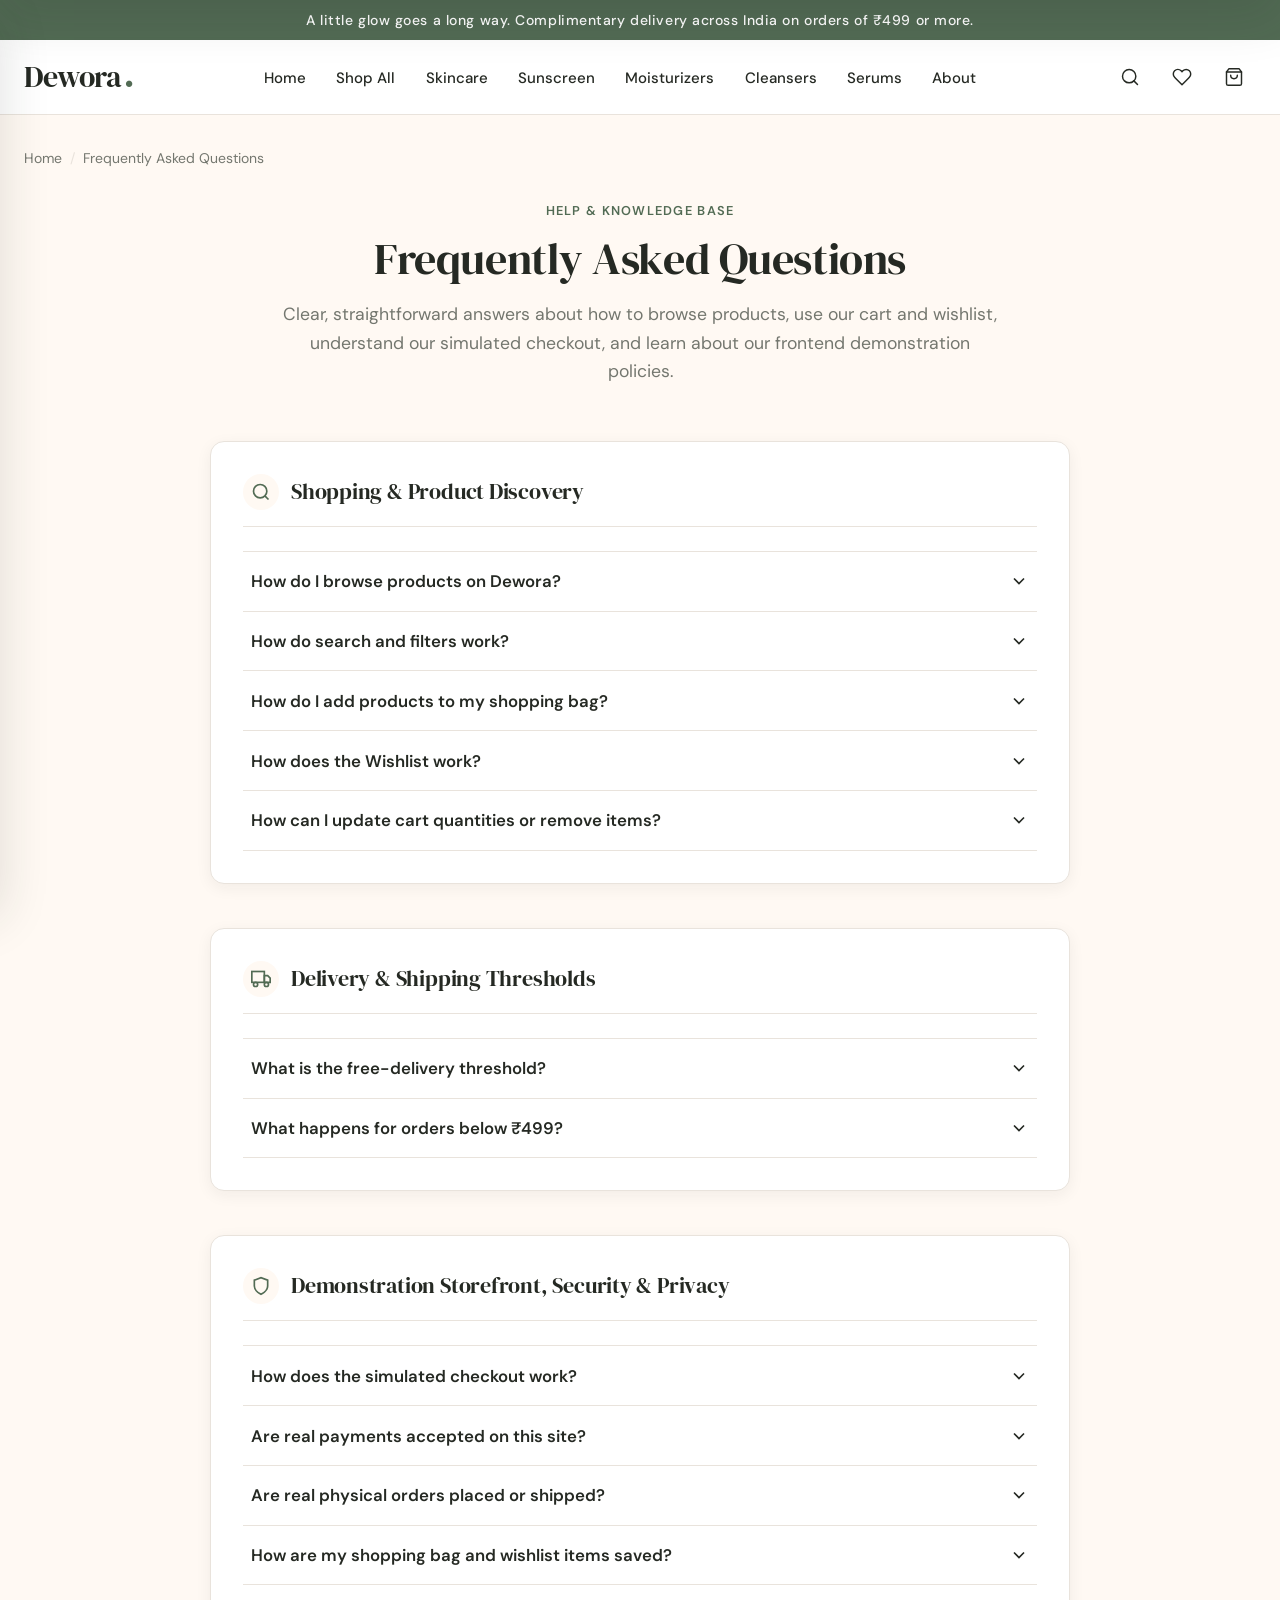
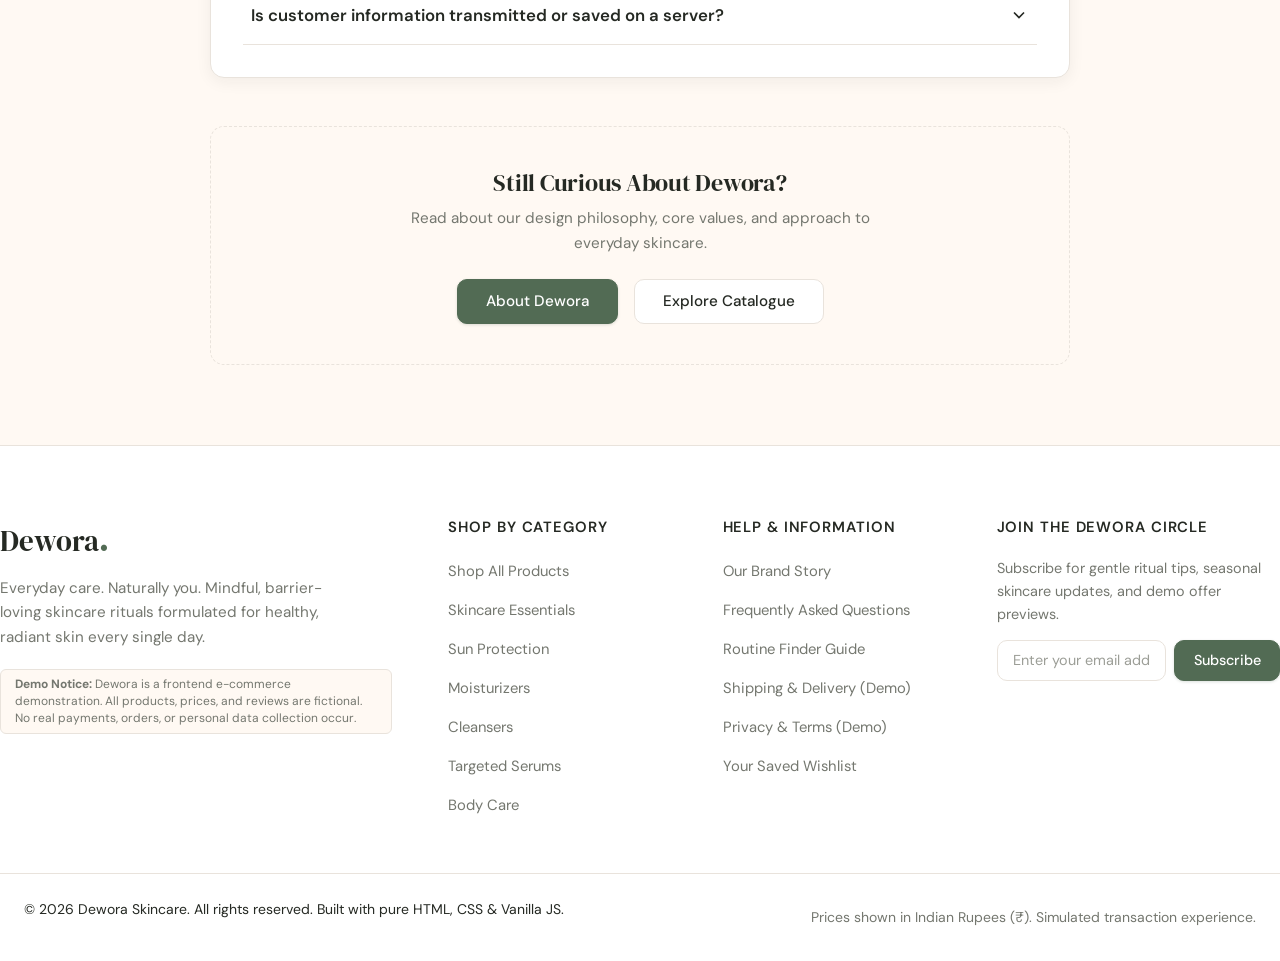
<file: faq.html>
<!DOCTYPE html>
<html lang="en">
<head>
  <meta charset="UTF-8">
  <meta name="viewport" content="width=device-width, initial-scale=1.0">
  <meta name="description" content="Frequently Asked Questions about Dewora skincare routines, demo checkout, and order persistence.">
  <link rel="icon" type="image/svg+xml" href="favicon.svg">
  <title>Frequently Asked Questions — Dewora</title>

  <!-- Google Fonts Preconnect & Stylesheets -->
  <link rel="preconnect" href="https://fonts.googleapis.com">
  <link rel="preconnect" href="https://fonts.gstatic.com" crossorigin>
  <link rel="stylesheet" href="css/style.css">
  <link rel="stylesheet" href="css/components.css">
  <link rel="stylesheet" href="css/responsive.css">

  <!-- Core Scripts -->
  <script src="js/data/products.js" defer></script>
  <script src="js/utils/currency.js" defer></script>
  <script src="js/utils/dom.js" defer></script>
  <script src="js/utils/storage.js" defer></script>
  <script src="js/components/header.js" defer></script>
  <script src="js/components/footer.js" defer></script>
  <script src="js/components/product-card.js" defer></script>
  <script src="js/components/toast.js" defer></script>
  <script src="js/components/accordion.js" defer></script>
  <script src="js/components/mobile-menu.js" defer></script>
  <script src="js/app.js" defer></script>
</head>
<body data-page="faq">
  <a href="#main-content" class="skip-link">Skip to main content</a>

  <div id="site-header"></div>

  <main id="main-content">
    <div class="faq-page-container container">
      <!-- Breadcrumb -->
      <nav class="cart-breadcrumb" aria-label="Breadcrumb">
        <a href="index.html">Home</a>
        <span class="cart-breadcrumb-separator" aria-hidden="true">/</span>
        <span>Frequently Asked Questions</span>
      </nav>

      <!-- Hero Section -->
      <section class="faq-hero" aria-labelledby="faq-hero-title">
        <span class="about-overline">Help & Knowledge Base</span>
        <h1 class="faq-hero-title" id="faq-hero-title">Frequently Asked Questions</h1>
        <p class="faq-hero-subtitle">Clear, straightforward answers about how to browse products, use our cart and wishlist, understand our simulated checkout, and learn about our frontend demonstration policies.</p>
      </section>

      <!-- FAQ Content Sections -->
      <div class="faq-content-layout">

        <!-- Category 1: Shopping & Discovery -->
        <section class="faq-category-group" aria-labelledby="faq-cat-shopping">
          <div class="faq-category-header">
            <div class="faq-category-icon" aria-hidden="true">
              <svg width="20" height="20" viewBox="0 0 24 24" fill="none" stroke="currentColor" stroke-width="2">
                <circle cx="11" cy="11" r="8"></circle>
                <line x1="21" y1="21" x2="16.65" y2="16.65"></line>
              </svg>
            </div>
            <h2 class="faq-category-title" id="faq-cat-shopping">Shopping &amp; Product Discovery</h2>
          </div>

          <div class="accordion">
            <!-- Q1: Browsing -->
            <div class="accordion-item">
              <button class="accordion-header" id="faq-header-1" type="button" aria-expanded="false" aria-controls="faq-ans-1">
                <span>How do I browse products on Dewora?</span>
                <svg class="accordion-icon" viewBox="0 0 24 24" fill="none" stroke="currentColor" stroke-width="2" aria-hidden="true"><polyline points="6 9 12 15 18 9"></polyline></svg>
              </button>
              <div id="faq-ans-1" class="accordion-content" role="region" aria-labelledby="faq-header-1" aria-hidden="true">
                <p>You can explore our complete skincare collection by clicking <a href="shop.html">Shop All</a> in the navigation bar. You can also filter directly by category, such as Sunscreen, Moisturizers, Cleansers, Serums, and Body Care, from the primary navigation links or homepage category cards.</p>
                <p>Every product card provides the product's image, category badge, name, size, customer rating, price in INR, and quick action buttons for adding to your shopping bag or saving to your wishlist.</p>
              </div>
            </div>

            <!-- Q2: Search and Filters -->
            <div class="accordion-item">
              <button class="accordion-header" id="faq-header-2" type="button" aria-expanded="false" aria-controls="faq-ans-2">
                <span>How do search and filters work?</span>
                <svg class="accordion-icon" viewBox="0 0 24 24" fill="none" stroke="currentColor" stroke-width="2" aria-hidden="true"><polyline points="6 9 12 15 18 9"></polyline></svg>
              </button>
              <div id="faq-ans-2" class="accordion-content" role="region" aria-labelledby="faq-header-2" aria-hidden="true">
                <p>You can search for products using the search icon in the header or the keyword input on the <a href="shop.html">Shop</a> page. Search queries match against product titles, categories, short descriptions, and ingredients (such as Niacinamide or Ceramides).</p>
                <p>On the catalogue page, you can refine your view using four filter groups: Category, Skin Type (Dry, Oily, Combination, Sensitive, Normal), Skin Concern (Hydration, Barrier Care, Sun Care, Dullness), and Price ranges (Under ₹300, ₹300–₹500, ₹500–₹700, ₹700–₹1,000, Above ₹1,000). Multiple filters combine using AND logic across groups so you can find exact matches for your routine.</p>
              </div>
            </div>

            <!-- Q3: Adding to Bag -->
            <div class="accordion-item">
              <button class="accordion-header" id="faq-header-3" type="button" aria-expanded="false" aria-controls="faq-ans-3">
                <span>How do I add products to my shopping bag?</span>
                <svg class="accordion-icon" viewBox="0 0 24 24" fill="none" stroke="currentColor" stroke-width="2" aria-hidden="true"><polyline points="6 9 12 15 18 9"></polyline></svg>
              </button>
              <div id="faq-ans-3" class="accordion-content" role="region" aria-labelledby="faq-header-3" aria-hidden="true">
                <p>Click the "Add to Bag" button located on any product card or on the individual product detail page. The item is instantly added to your bag, a confirmation toast notification will appear, and the bag badge in the header will update in real time to reflect your current item count.</p>
              </div>
            </div>

            <!-- Q4: Wishlist -->
            <div class="accordion-item">
              <button class="accordion-header" id="faq-header-4" type="button" aria-expanded="false" aria-controls="faq-ans-4">
                <span>How does the Wishlist work?</span>
                <svg class="accordion-icon" viewBox="0 0 24 24" fill="none" stroke="currentColor" stroke-width="2" aria-hidden="true"><polyline points="6 9 12 15 18 9"></polyline></svg>
              </button>
              <div id="faq-ans-4" class="accordion-content" role="region" aria-labelledby="faq-header-4" aria-hidden="true">
                <p>Click the heart icon on any product card or product detail page to save a product to your wishlist. Clicking the heart again removes the product. You can view all saved items by visiting your <a href="wishlist.html">Wishlist</a> from the heart icon in the navigation bar.</p>
                <p>On the wishlist page, you can remove individual items, move specific products into your shopping bag, or move all saved items into your bag with a single click.</p>
              </div>
            </div>

            <!-- Q5: Cart Adjustments -->
            <div class="accordion-item">
              <button class="accordion-header" id="faq-header-5" type="button" aria-expanded="false" aria-controls="faq-ans-5">
                <span>How can I update cart quantities or remove items?</span>
                <svg class="accordion-icon" viewBox="0 0 24 24" fill="none" stroke="currentColor" stroke-width="2" aria-hidden="true"><polyline points="6 9 12 15 18 9"></polyline></svg>
              </button>
              <div id="faq-ans-5" class="accordion-content" role="region" aria-labelledby="faq-header-5" aria-hidden="true">
                <p>Navigate to your <a href="cart.html">Shopping Bag</a> page. For each item in your bag, accessible <code>+</code> and <code>–</code> stepper buttons allow you to increase or decrease the quantity, or you can enter any positive whole number directly into the quantity field. Totals recalculate immediately.</p>
                <p>To remove an item completely, click the "Remove" button or trash icon next to the product line. Your subtotal, delivery status, and header count will adjust automatically.</p>
              </div>
            </div>
          </div>
        </section>

        <!-- Category 2: Delivery & Shipping Policy -->
        <section class="faq-category-group" aria-labelledby="faq-cat-delivery">
          <div class="faq-category-header">
            <div class="faq-category-icon" aria-hidden="true">
              <svg width="20" height="20" viewBox="0 0 24 24" fill="none" stroke="currentColor" stroke-width="2">
                <rect x="1" y="3" width="15" height="13"></rect>
                <polygon points="16 8 20 8 23 11 23 16 16 16 16 8"></polygon>
                <circle cx="5.5" cy="18.5" r="2.5"></circle>
                <circle cx="18.5" cy="18.5" r="2.5"></circle>
              </svg>
            </div>
            <h2 class="faq-category-title" id="faq-cat-delivery">Delivery &amp; Shipping Thresholds</h2>
          </div>

          <div class="accordion">
            <!-- Q6: Free Delivery Threshold -->
            <div class="accordion-item">
              <button class="accordion-header" id="faq-header-6" type="button" aria-expanded="false" aria-controls="faq-ans-6">
                <span>What is the free-delivery threshold?</span>
                <svg class="accordion-icon" viewBox="0 0 24 24" fill="none" stroke="currentColor" stroke-width="2" aria-hidden="true"><polyline points="6 9 12 15 18 9"></polyline></svg>
              </button>
              <div id="faq-ans-6" class="accordion-content" role="region" aria-labelledby="faq-header-6" aria-hidden="true">
                <p>Complimentary delivery applies when your shopping bag subtotal reaches ₹499 or more. A progress banner on the bag page tracks your current subtotal and displays how close you are to unlocking free delivery.</p>
                <p>When your bag reaches ₹499 or more, the order summary highlights a green <strong>FREE</strong> delivery badge, and no shipping fee is applied.</p>
              </div>
            </div>

            <!-- Q7: Below ₹499 -->
            <div class="accordion-item">
              <button class="accordion-header" id="faq-header-7" type="button" aria-expanded="false" aria-controls="faq-ans-7">
                <span>What happens for orders below ₹499?</span>
                <svg class="accordion-icon" viewBox="0 0 24 24" fill="none" stroke="currentColor" stroke-width="2" aria-hidden="true"><polyline points="6 9 12 15 18 9"></polyline></svg>
              </button>
              <div id="faq-ans-7" class="accordion-content" role="region" aria-labelledby="faq-header-7" aria-hidden="true">
                <p>In this demonstration store, delivery charges for cart subtotals below ₹499 have not been configured. The order summary displays the remaining amount needed to reach ₹499 and transparently notes that delivery charges below ₹499 have not been configured in this demo.</p>
                <p>No arbitrary or invented fee is added; your total to pay strictly equals your bag subtotal.</p>
              </div>
            </div>
          </div>
        </section>

        <!-- Category 3: Demo Storefront, Security & Privacy -->
        <section class="faq-category-group" aria-labelledby="faq-cat-demo">
          <div class="faq-category-header">
            <div class="faq-category-icon" aria-hidden="true">
              <svg width="20" height="20" viewBox="0 0 24 24" fill="none" stroke="currentColor" stroke-width="2">
                <path d="M12 22s8-4 8-10V5l-8-3-8 3v7c0 6 8 10 8 10z"></path>
              </svg>
            </div>
            <h2 class="faq-category-title" id="faq-cat-demo">Demonstration Storefront, Security &amp; Privacy</h2>
          </div>

          <div class="accordion">
            <!-- Q8: Simulated Checkout -->
            <div class="accordion-item">
              <button class="accordion-header" id="faq-header-8" type="button" aria-expanded="false" aria-controls="faq-ans-8">
                <span>How does the simulated checkout work?</span>
                <svg class="accordion-icon" viewBox="0 0 24 24" fill="none" stroke="currentColor" stroke-width="2" aria-hidden="true"><polyline points="6 9 12 15 18 9"></polyline></svg>
              </button>
              <div id="faq-ans-8" class="accordion-content" role="region" aria-labelledby="faq-header-8" aria-hidden="true">
                <p>Proceeding to <a href="checkout.html">Checkout</a> presents a 3-step progress flow (Bag &gt; Delivery Details &gt; Confirmation). You can enter sample recipient information, phone number, and address details.</p>
                <p>When you click "Place Demo Order", the system validates required fields and formatting in your browser, disables the button to prevent double-clicks, simulates an 800ms order processing delay, and displays an order confirmation screen with a generated reference number (e.g. <code>DEW-DEMO-XXXXXX</code>).</p>
              </div>
            </div>

            <!-- Q9: Real Payments -->
            <div class="accordion-item">
              <button class="accordion-header" id="faq-header-9" type="button" aria-expanded="false" aria-controls="faq-ans-9">
                <span>Are real payments accepted on this site?</span>
                <svg class="accordion-icon" viewBox="0 0 24 24" fill="none" stroke="currentColor" stroke-width="2" aria-hidden="true"><polyline points="6 9 12 15 18 9"></polyline></svg>
              </button>
              <div id="faq-ans-9" class="accordion-content" role="region" aria-labelledby="faq-header-9" aria-hidden="true">
                <p>No. Dewora is a frontend-only demonstration storefront. No real payment gateways or processors are connected. No credit card, debit card, UPI ID, net banking password, or digital wallet credentials are ever requested or accepted.</p>
              </div>
            </div>

            <!-- Q10: Real Orders Shipped -->
            <div class="accordion-item">
              <button class="accordion-header" id="faq-header-10" type="button" aria-expanded="false" aria-controls="faq-ans-10">
                <span>Are real physical orders placed or shipped?</span>
                <svg class="accordion-icon" viewBox="0 0 24 24" fill="none" stroke="currentColor" stroke-width="2" aria-hidden="true"><polyline points="6 9 12 15 18 9"></polyline></svg>
              </button>
              <div id="faq-ans-10" class="accordion-content" role="region" aria-labelledby="faq-header-10" aria-hidden="true">
                <p>No. No physical products are manufactured, packed, or dispatched. The entire ordering flow, including order reference numbers and confirmation summaries, is simulated entirely within your browser for demonstration and interface design purposes.</p>
              </div>
            </div>

            <!-- Q11: Local Storage -->
            <div class="accordion-item">
              <button class="accordion-header" id="faq-header-11" type="button" aria-expanded="false" aria-controls="faq-ans-11">
                <span>How are my shopping bag and wishlist items saved?</span>
                <svg class="accordion-icon" viewBox="0 0 24 24" fill="none" stroke="currentColor" stroke-width="2" aria-hidden="true"><polyline points="6 9 12 15 18 9"></polyline></svg>
              </button>
              <div id="faq-ans-11" class="accordion-content" role="region" aria-labelledby="faq-header-11" aria-hidden="true">
                <p>Your shopping bag and wishlist items are saved locally on your device using standard browser storage (<code>localStorage</code>). This ensures that your selections persist seamlessly as you navigate between pages or refresh the browser.</p>
                <p>Stored data consists strictly of product IDs and quantities (e.g. <code>[{"productId":"dew-sun-001","quantity":1}]</code>). No remote database or analytics service is used.</p>
              </div>
            </div>

            <!-- Q12: Customer Data Privacy -->
            <div class="accordion-item">
              <button class="accordion-header" id="faq-header-12" type="button" aria-expanded="false" aria-controls="faq-ans-12">
                <span>Is customer information transmitted or saved on a server?</span>
                <svg class="accordion-icon" viewBox="0 0 24 24" fill="none" stroke="currentColor" stroke-width="2" aria-hidden="true"><polyline points="6 9 12 15 18 9"></polyline></svg>
              </button>
              <div id="faq-ans-12" class="accordion-content" role="region" aria-labelledby="faq-header-12" aria-hidden="true">
                <p>No. In accordance with strict privacy principles, all contact and delivery information entered during checkout (such as name, email, phone number, and address) is handled strictly in browser memory for the immediate confirmation view.</p>
                <p>Customer information is never saved to <code>localStorage</code>, <code>sessionStorage</code>, or cookies, and is never transmitted over any network. Once you leave the confirmation view or refresh your browser, that in-memory information is immediately discarded.</p>
              </div>
            </div>
          </div>
        </section>

        <!-- Footer Card -->
        <div class="faq-footer-card">
          <h3>Still Curious About Dewora?</h3>
          <p>Read about our design philosophy, core values, and approach to everyday skincare.</p>
          <div style="display: flex; gap: 1rem; justify-content: center; flex-wrap: wrap;">
            <a href="about.html" class="btn btn-primary" style="padding: 0.75rem 1.75rem;">About Dewora</a>
            <a href="shop.html" class="btn btn-outline" style="padding: 0.75rem 1.75rem;">Explore Catalogue</a>
          </div>
        </div>

      </div>
    </div>
  </main>

  <div id="site-footer"></div>
</body>
</html>
</file>
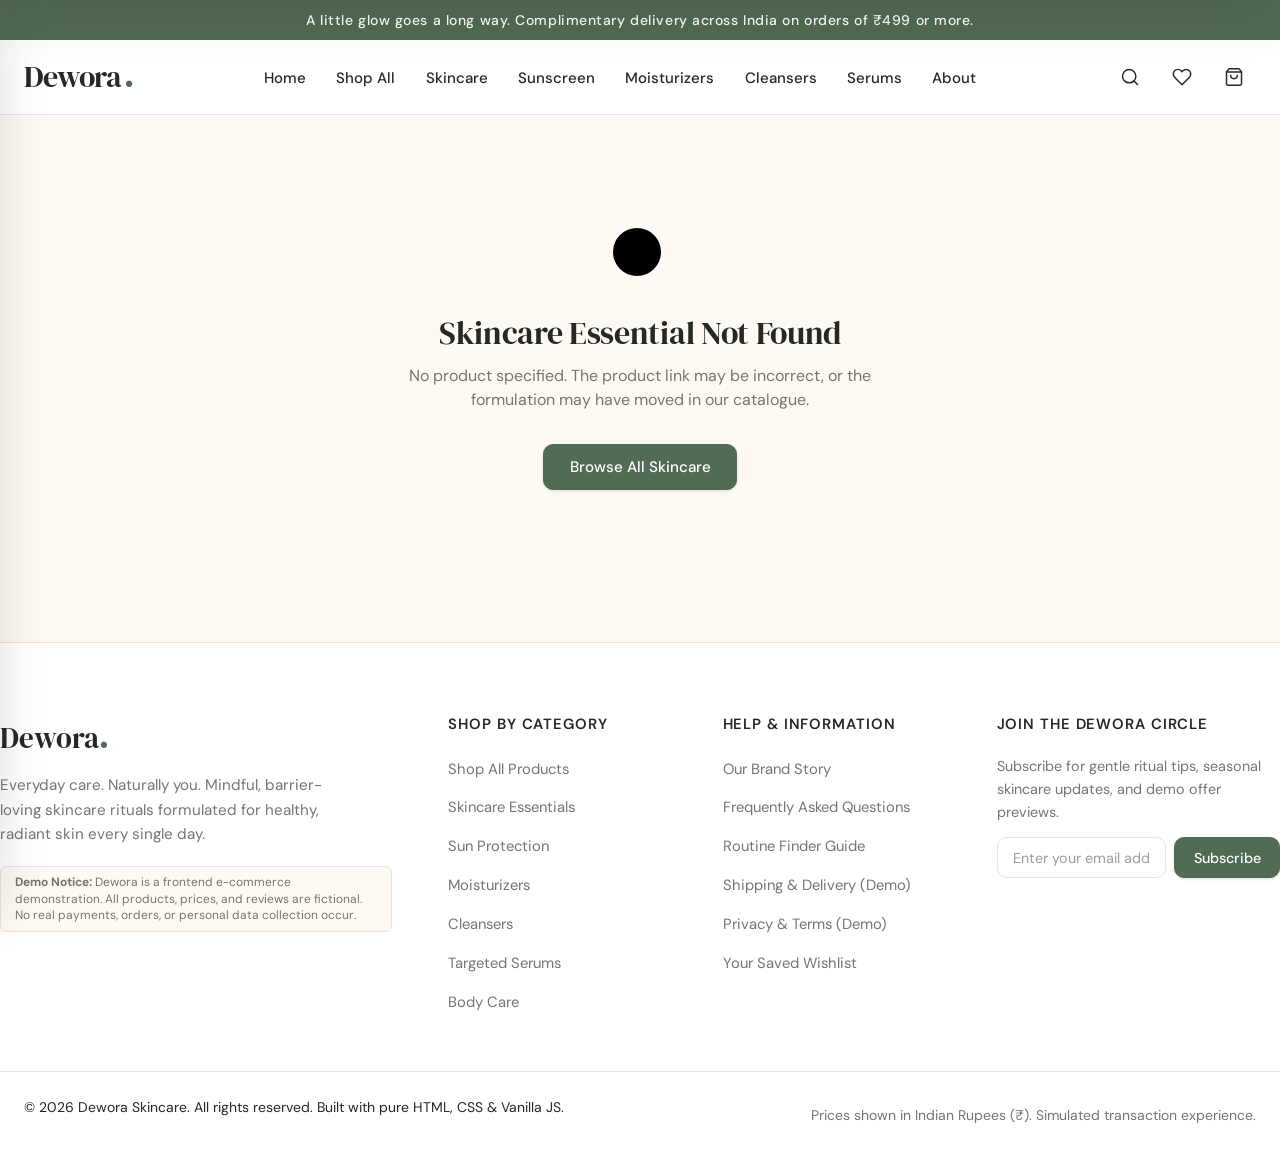
<file: product.html>
<!DOCTYPE html>
<html lang="en">
<head>
  <meta charset="UTF-8">
  <meta name="viewport" content="width=device-width, initial-scale=1.0">
  <meta name="description" content="Explore mindful, barrier-loving skincare essentials formulated for real skin and healthy everyday glow on Dewora.">
  <link rel="icon" type="image/svg+xml" href="favicon.svg">
  <title>Product Details — Dewora</title>

  <!-- Google Fonts Preconnect & Stylesheets -->
  <link rel="preconnect" href="https://fonts.googleapis.com">
  <link rel="preconnect" href="https://fonts.gstatic.com" crossorigin>
  <link rel="stylesheet" href="css/style.css">
  <link rel="stylesheet" href="css/components.css">
  <link rel="stylesheet" href="css/responsive.css">

  <!-- Core Scripts -->
  <script src="js/data/products.js" defer></script>
  <script src="js/utils/currency.js" defer></script>
  <script src="js/utils/dom.js" defer></script>
  <script src="js/utils/storage.js" defer></script>
  <script src="js/components/header.js" defer></script>
  <script src="js/components/footer.js" defer></script>
  <script src="js/components/product-card.js" defer></script>
  <script src="js/components/toast.js" defer></script>
  <script src="js/components/accordion.js" defer></script>
  <script src="js/components/mobile-menu.js" defer></script>
  <script src="js/pages/product.js" defer></script>
  <script src="js/app.js" defer></script>
</head>
<body data-page="product">
  <a href="#main-content" class="skip-link">Skip to main content</a>

  <!-- Shared Header Mount Point -->
  <div id="site-header"></div>

  <!-- Main Product Detail View -->
  <main id="main-content">
    <div class="container pdp-page-container" id="pdp-mount-point" role="region" aria-label="Product Details">
      <!-- Dynamically injected by js/pages/product.js -->
    </div>
  </main>

  <!-- Shared Footer Mount Point -->
  <div id="site-footer"></div>
</body>
</html>
</file>
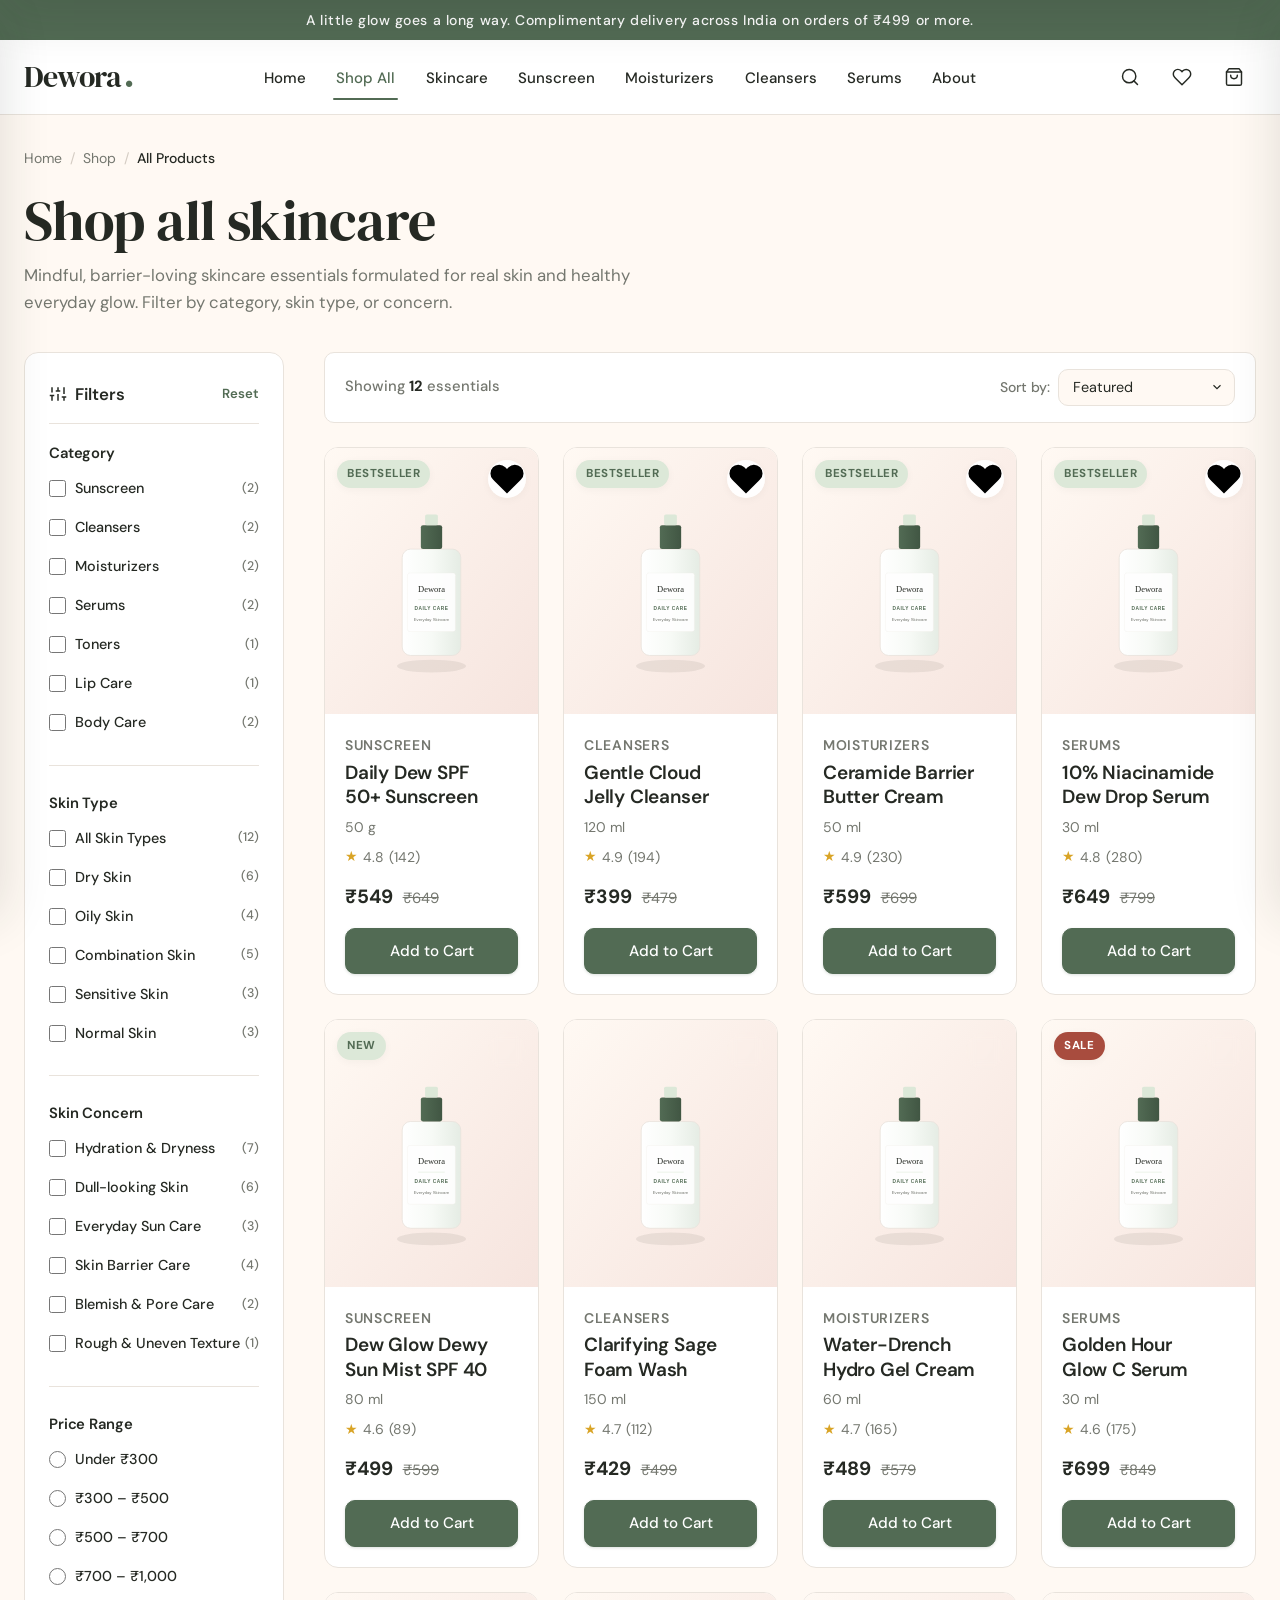
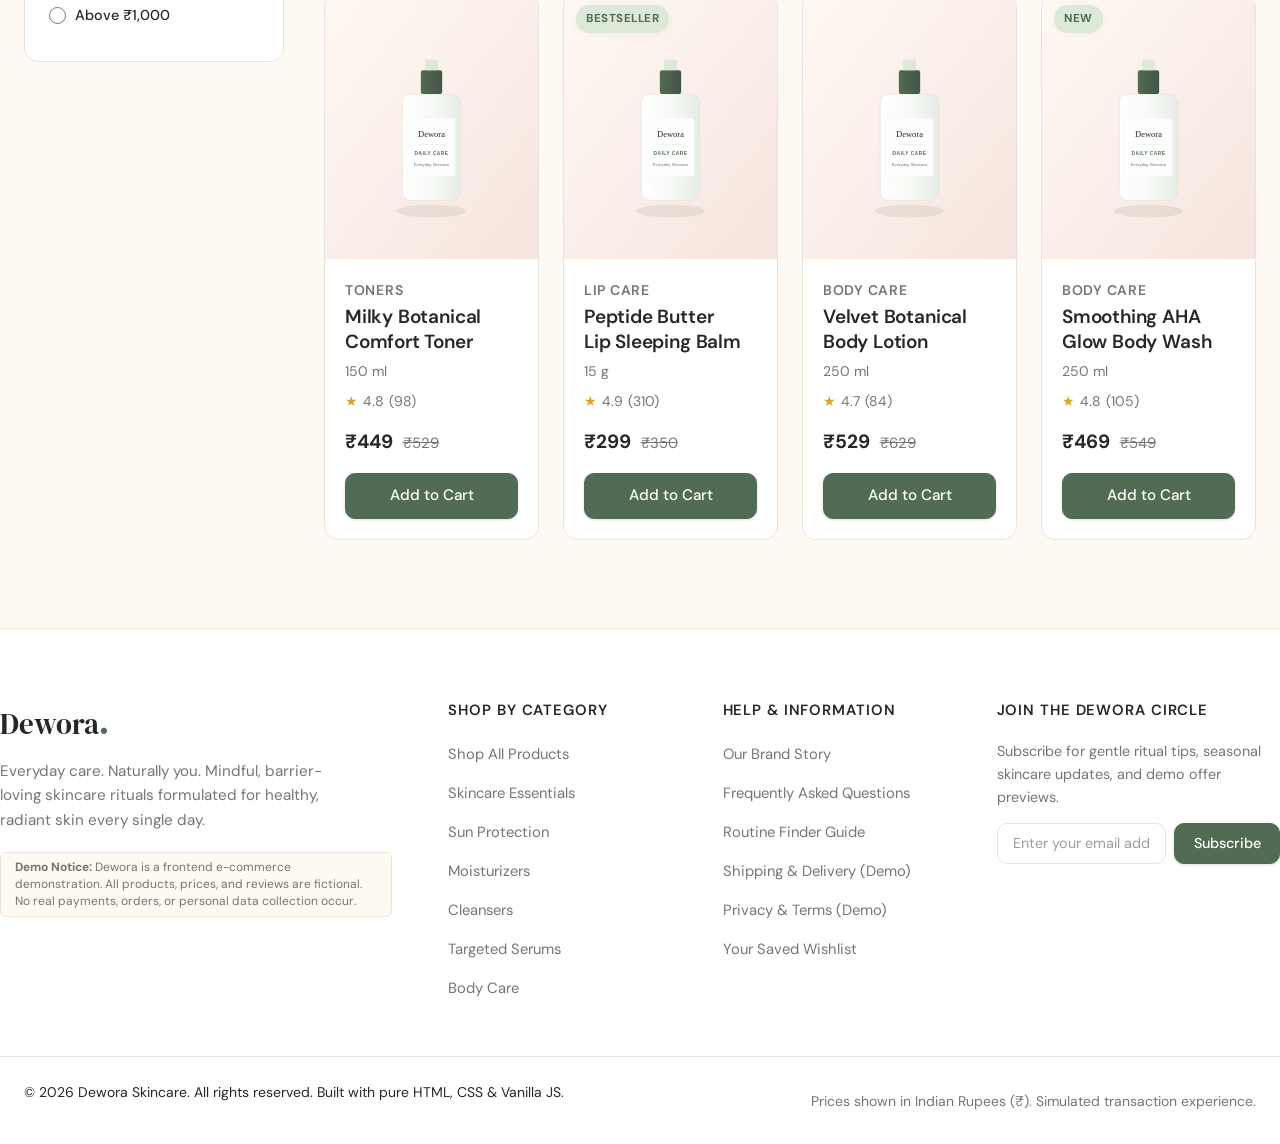
<file: shop.html>
<!DOCTYPE html>
<html lang="en">
<head>
  <meta charset="UTF-8">
  <meta name="viewport" content="width=device-width, initial-scale=1.0">
  <meta name="description" content="Discover Dewora skincare essentials — gentle sunscreens, restorative moisturizers, balancing cleansers, and targeted serums for healthy everyday glow.">
  <link rel="icon" type="image/svg+xml" href="favicon.svg">
  <title>Shop All Skincare — Dewora</title>

  <!-- Google Fonts Preconnect & Stylesheets -->
  <link rel="preconnect" href="https://fonts.googleapis.com">
  <link rel="preconnect" href="https://fonts.gstatic.com" crossorigin>
  <link rel="stylesheet" href="css/style.css">
  <link rel="stylesheet" href="css/components.css">
  <link rel="stylesheet" href="css/responsive.css">

  <!-- Core Scripts (Predictable Load Order with Defer) -->
  <script src="js/data/products.js" defer></script>
  <script src="js/utils/currency.js" defer></script>
  <script src="js/utils/dom.js" defer></script>
  <script src="js/utils/storage.js" defer></script>
  <script src="js/components/header.js" defer></script>
  <script src="js/components/footer.js" defer></script>
  <script src="js/components/product-card.js" defer></script>
  <script src="js/components/toast.js" defer></script>
  <script src="js/components/accordion.js" defer></script>
  <script src="js/components/mobile-menu.js" defer></script>
  <script src="js/pages/shop.js" defer></script>
  <script src="js/app.js" defer></script>
</head>
<body data-page="shop">
  <!-- Accessibility Skip Link -->
  <a href="#main-content" class="skip-link">Skip to main content</a>

  <!-- Mount Point for Shared Header -->
  <div id="site-header"></div>

  <!-- Primary Main Content Landmark -->
  <main id="main-content" class="section-spacing" style="padding-top: 2rem;">
    <div class="container">
      
      <!-- Breadcrumb Navigation -->
      <nav class="breadcrumb" aria-label="Breadcrumb">
        <a href="index.html">Home</a>
        <span class="breadcrumb-separator" aria-hidden="true">/</span>
        <a href="shop.html">Shop</a>
        <span class="breadcrumb-separator" aria-hidden="true">/</span>
        <span class="breadcrumb-current" id="breadcrumb-category">All Skincare</span>
      </nav>

      <!-- Shop Page Header -->
      <header class="shop-header">
        <h1 class="shop-header-title">Shop all skincare</h1>
        <p class="shop-header-desc">Mindful, barrier-loving skincare essentials formulated for real skin and healthy everyday glow. Filter by category, skin type, or concern.</p>
      </header>

      <!-- Main Catalog Layout Grid -->
      <div class="shop-layout">
        
        <!-- Desktop Filter Sidebar -->
        <aside class="shop-sidebar" aria-label="Product Filters">
          <div class="sidebar-header">
            <span class="sidebar-title">
              <svg width="18" height="18" viewBox="0 0 24 24" fill="none" stroke="currentColor" stroke-width="2" aria-hidden="true"><line x1="4" y1="21" x2="4" y2="14"></line><line x1="4" y1="10" x2="4" y2="3"></line><line x1="12" y1="21" x2="12" y2="12"></line><line x1="12" y1="8" x2="12" y2="3"></line><line x1="20" y1="21" x2="20" y2="16"></line><line x1="20" y1="12" x2="20" y2="3"></line><line x1="1" y1="14" x2="7" y2="14"></line><line x1="9" y1="8" x2="15" y2="8"></line><line x1="17" y1="16" x2="23" y2="16"></line></svg>
              Filters
            </span>
            <button type="button" class="sidebar-clear-btn" id="sidebar-clear-all-btn">Reset</button>
          </div>
          <div id="shop-sidebar-filters">
            <!-- Populated dynamically by shop.js -->
          </div>
        </aside>

        <!-- Catalog Main Area -->
        <section class="shop-main" aria-label="Products Catalogue">
          
          <!-- Shop Toolbar -->
          <div class="shop-toolbar">
            <div class="shop-count" id="shop-product-count" role="status" aria-live="polite">
              Showing <strong>12</strong> essentials
            </div>

            <div class="shop-toolbar-actions">
              <!-- Mobile Filter Trigger Button -->
              <button type="button" class="mobile-filter-trigger" id="mobile-filter-trigger" aria-expanded="false" aria-controls="mobile-filter-drawer">
                <svg viewBox="0 0 24 24" aria-hidden="true"><line x1="4" y1="21" x2="4" y2="14"></line><line x1="4" y1="10" x2="4" y2="3"></line><line x1="12" y1="21" x2="12" y2="12"></line><line x1="12" y1="8" x2="12" y2="3"></line><line x1="20" y1="21" x2="20" y2="16"></line><line x1="20" y1="12" x2="20" y2="3"></line><line x1="1" y1="14" x2="7" y2="14"></line><line x1="9" y1="8" x2="15" y2="8"></line><line x1="17" y1="16" x2="23" y2="16"></line></svg>
                <span>Filters</span>
                <span class="mobile-filter-badge" id="mobile-filter-badge" style="display: none;">0</span>
              </button>

              <!-- Sort Dropdown -->
              <div class="shop-sort-wrap">
                <label for="shop-sort-select" class="shop-sort-label">Sort by:</label>
                <select id="shop-sort-select" class="shop-sort-select" aria-label="Sort products by">
                  <option value="featured">Featured</option>
                  <option value="price-low">Price: Low to High</option>
                  <option value="price-high">Price: High to Low</option>
                  <option value="rating-high">Rating: High to Low</option>
                </select>
              </div>
            </div>
          </div>

          <!-- Active Filter Chips Bar -->
          <div class="active-filters-bar" id="active-filters-container" style="display: none;" aria-label="Active filter tags">
            <!-- Populated dynamically by shop.js -->
          </div>

          <!-- Products Grid -->
          <div class="product-grid" id="shop-product-grid">
            <!-- Populated dynamically by shop.js -->
          </div>

        </section>

      </div>
    </div>
  </main>

  <!-- Mobile Filter Drawer Modal -->
  <div class="mobile-filter-drawer-backdrop" id="mobile-filter-drawer-backdrop" aria-hidden="true"></div>
  <aside class="mobile-filter-drawer" id="mobile-filter-drawer" role="dialog" aria-modal="true" aria-label="Filter Products" aria-hidden="true">
    <div class="mobile-filter-drawer-header">
      <h2 style="font-family: var(--font-body); font-size: 1.15rem; font-weight: 600; color: var(--color-ink);">Filter Products</h2>
      <button type="button" class="icon-btn" id="mobile-filter-drawer-close" aria-label="Close filters drawer">
        <svg viewBox="0 0 24 24"><line x1="18" y1="6" x2="6" y2="18"></line><line x1="6" y1="6" x2="18" y2="18"></line></svg>
      </button>
    </div>
    <div class="mobile-filter-drawer-body" id="mobile-filter-drawer-filters">
      <!-- Populated dynamically by shop.js -->
    </div>
    <div class="mobile-filter-drawer-footer">
      <button type="button" class="btn btn-outline" id="mobile-filter-clear-btn">Clear All</button>
      <button type="button" class="btn btn-primary" id="mobile-filter-apply-btn">Apply Filters</button>
    </div>
  </aside>

  <!-- Mount Point for Shared Footer -->
  <div id="site-footer"></div>
</body>
</html>
</file>
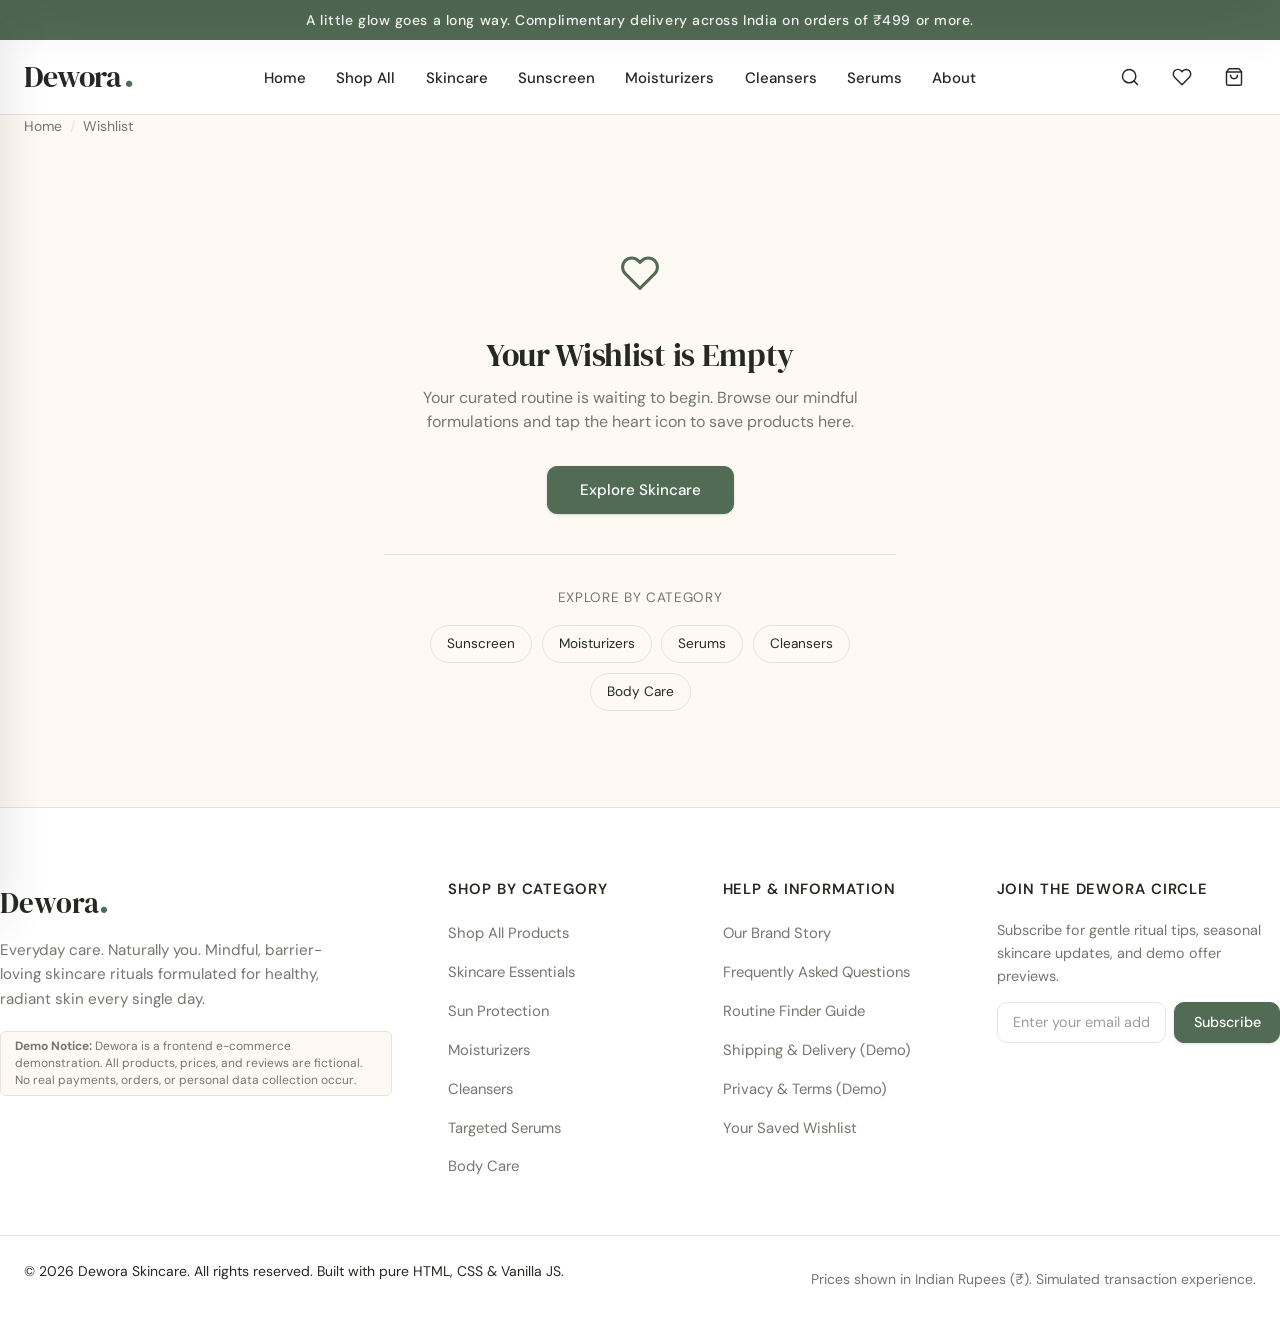
<file: wishlist.html>
<!DOCTYPE html>
<html lang="en">
<head>
  <meta charset="UTF-8">
  <meta name="viewport" content="width=device-width, initial-scale=1.0">
  <meta name="description" content="View and manage your saved Dewora skincare favorites.">
  <link rel="icon" type="image/svg+xml" href="favicon.svg">
  <title>Your Wishlist — Dewora</title>

  <!-- Google Fonts Preconnect & Stylesheets -->
  <link rel="preconnect" href="https://fonts.googleapis.com">
  <link rel="preconnect" href="https://fonts.gstatic.com" crossorigin>
  <link rel="stylesheet" href="css/style.css">
  <link rel="stylesheet" href="css/components.css">
  <link rel="stylesheet" href="css/responsive.css">

  <!-- Core Scripts -->
  <script src="js/data/products.js" defer></script>
  <script src="js/utils/currency.js" defer></script>
  <script src="js/utils/dom.js" defer></script>
  <script src="js/utils/storage.js" defer></script>
  <script src="js/components/header.js" defer></script>
  <script src="js/components/footer.js" defer></script>
  <script src="js/components/product-card.js" defer></script>
  <script src="js/components/toast.js" defer></script>
  <script src="js/components/accordion.js" defer></script>
  <script src="js/components/mobile-menu.js" defer></script>
  <script src="js/pages/wishlist.js" defer></script>
  <script src="js/app.js" defer></script>
</head>
<body data-page="wishlist">
  <a href="#main-content" class="skip-link">Skip to main content</a>

  <div id="site-header"></div>

  <main id="main-content">
    <div class="wishlist-page-container container" id="wishlist-root">
      <!-- Rendered dynamically by js/pages/wishlist.js -->
    </div>
  </main>

  <div id="site-footer"></div>
</body>
</html>
</file>
<file: css/style.css>
/* ==========================================================================
   Dewora — Everyday care. Naturally you.
   Phase 2: Core Design System & Design Tokens
   Specification: DESIGN.md, PRD.md, TRD.md
   ========================================================================== */

/* --- 1. Fonts & CSS Custom Properties (Design Tokens) --- */
@import url('https://fonts.googleapis.com/css2?family=DM+Sans:ital,opsz,wght@0,9..40,300;0,9..40,400;0,9..40,500;0,9..40,600;0,9..40,700;1,9..40,400;1,9..40,500&family=DM+Serif+Display:ital@0;1&display=swap');

:root {
  /* --- Color Palette (Strictly per DESIGN.md & PRD) --- */
  --color-cream: #FFF9F3;
  --color-paper: #FFFFFF;
  --color-white: #FFFFFF;
  --color-ink: #252923;
  --color-muted: #74776F;
  --color-sage: #DCE8D8;
  --color-sage-deep: #526B54;
  --color-sage-deep-hover: #415643;
  --color-sage-light: #EEF4EC;
  --color-peach: #F4C7B5;
  --color-peach-light: #FBECE5;
  --color-blush: #F6E4DE;
  --color-lemon: #F2E9B9;
  --color-line: #E9E3DC;
  --color-border: #E9E3DC;
  --color-line-dark: #D4CCC3;
  --color-sale: #A84C3E;
  --color-sale-light: #F9EBE9;
  --color-success: #426B50;
  --color-success-light: #EBF4EE;
  --color-error: #B33927;
  --color-focus: rgba(82, 107, 84, 0.35);

  /* --- Typography --- */
  --font-heading: 'DM Serif Display', Georgia, serif;
  --font-body: 'DM Sans', -apple-system, BlinkMacSystemFont, 'Segoe UI', Roboto, Helvetica, Arial, sans-serif;

  /* --- Responsive Type Scale with clamp() --- */
  --font-size-hero: clamp(2.5rem, 5.5vw + 1rem, 5.5rem);
  --font-size-page-heading: clamp(2rem, 3.8vw + 0.8rem, 3.5rem);
  --font-size-section-heading: clamp(1.6rem, 2.6vw + 0.6rem, 2.4rem);
  --font-size-subheading: clamp(1.2rem, 1.8vw + 0.4rem, 1.6rem);
  --font-size-product-title: clamp(1rem, 1.2vw + 0.5rem, 1.1875rem);
  --font-size-body: clamp(0.95rem, 0.4vw + 0.85rem, 1.05rem);
  --font-size-small: 0.875rem;
  --font-size-caption: clamp(0.78rem, 0.3vw + 0.72rem, 0.875rem);
  --font-size-nav: 0.9375rem;

  /* --- Line Heights --- */
  --line-height-tight: 1.15;
  --line-height-snug: 1.3;
  --line-height-normal: 1.6;
  --line-height-loose: 1.8;

  /* --- Layout & Spacing --- */
  --container-max-width: 1280px;
  --gutter-desktop: 24px;
  --gutter-tablet: 18px;
  --gutter-mobile: 16px;
  --section-spacing-desktop: 88px;
  --section-spacing-mobile: 52px;
  --grid-gap-desktop: 24px;
  --grid-gap-mobile: 14px;

  /* --- Radii & Borders --- */
  --radius-xs: 3px;
  --radius-sm: 6px;
  --radius-md: 10px;
  --radius-lg: 14px;
  --radius-xl: 20px;
  --radius-pill: 9999px;
  --border-subtle: 1px solid var(--color-line);
  --border-strong: 1px solid var(--color-line-dark);

  /* --- Transitions & Timing --- */
  --transition-fast: 150ms ease;
  --transition-normal: 220ms cubic-bezier(0.16, 1, 0.3, 1);
  --transition-slow: 350ms cubic-bezier(0.16, 1, 0.3, 1);

  /* --- Soft Elevations (Restrained per DESIGN.md) --- */
  --shadow-subtle: 0 2px 8px rgba(37, 41, 35, 0.04);
  --shadow-card: 0 4px 16px rgba(37, 41, 35, 0.06);
  --shadow-dropdown: 0 10px 28px rgba(37, 41, 35, 0.08);
  --shadow-overlay: 0 16px 48px rgba(37, 41, 35, 0.14);
}

/* --- 2. Global Reset & Box Sizing --- */
*, *::before, *::after {
  box-sizing: border-box;
  margin: 0;
  padding: 0;
}

html {
  font-size: 16px;
  -webkit-text-size-adjust: 100%;
  scroll-behavior: smooth;
  height: 100%;
}

body {
  background-color: var(--color-cream);
  color: var(--color-ink);
  font-family: var(--font-body);
  font-size: var(--font-size-body);
  line-height: var(--line-height-normal);
  min-height: 100%;
  display: flex;
  flex-direction: column;
  -webkit-font-smoothing: antialiased;
  -moz-osx-font-smoothing: grayscale;
}

/* --- 3. Typography Styles --- */
h1, h2, h3, h4, h5, h6 {
  font-family: var(--font-heading);
  font-weight: 400;
  color: var(--color-ink);
  line-height: var(--line-height-snug);
  text-wrap: balance;
  letter-spacing: -0.01em;
}

h1 {
  font-size: var(--font-size-page-heading);
  line-height: var(--line-height-tight);
}

h2 {
  font-size: var(--font-size-section-heading);
}

h3 {
  font-size: var(--font-size-subheading);
}

.hero-heading {
  font-family: var(--font-heading);
  font-size: var(--font-size-hero);
  line-height: 1.08;
  letter-spacing: -0.02em;
}

p {
  color: var(--color-ink);
  margin-bottom: 1rem;
}

p:last-child {
  margin-bottom: 0;
}

.lead-text {
  font-size: 1.125rem;
  line-height: 1.6;
  color: var(--color-muted);
}

.text-muted {
  color: var(--color-muted);
}

.text-ink {
  color: var(--color-ink);
}

.text-sage {
  color: var(--color-sage-deep);
}

.text-caption {
  font-size: var(--font-size-caption);
  color: var(--color-muted);
  line-height: 1.45;
}

.text-uppercase {
  text-transform: uppercase;
  letter-spacing: 0.06em;
  font-weight: 600;
}

/* --- 4. Links & Interactive Affordances --- */
a {
  color: inherit;
  text-decoration: none;
  transition: color var(--transition-fast), border-color var(--transition-fast);
}

a:hover {
  color: var(--color-sage-deep);
}

.inline-link {
  color: var(--color-sage-deep);
  text-decoration: underline;
  text-underline-offset: 3px;
  font-weight: 500;
}

.inline-link:hover {
  color: var(--color-sage-deep-hover);
}

/* --- 5. Accessible Focus Styles --- */
:focus-visible {
  outline: 2px solid var(--color-sage-deep);
  outline-offset: 3px;
  border-radius: var(--radius-xs);
}

/* --- 6. Media & Image Defaults --- */
img, picture, svg, video {
  display: block;
  max-width: 100%;
  height: auto;
}

/* --- 7. Buttons System --- */
button {
  font-family: inherit;
  font-size: var(--font-size-body);
  cursor: pointer;
  border: none;
  background: none;
}

.btn {
  display: inline-flex;
  align-items: center;
  justify-content: center;
  gap: 0.5rem;
  padding: 0.8rem 1.6rem;
  font-family: var(--font-body);
  font-size: 0.95rem;
  font-weight: 500;
  line-height: 1.25;
  border-radius: var(--radius-md);
  border: 1px solid transparent;
  text-align: center;
  white-space: nowrap;
  user-select: none;
  transition: background-color var(--transition-fast), 
              color var(--transition-fast), 
              border-color var(--transition-fast), 
              box-shadow var(--transition-fast), 
              transform var(--transition-fast);
  text-decoration: none;
}

.btn:active {
  transform: scale(0.98);
}

/* Primary Button: Deep Sage */
.btn-primary {
  background-color: var(--color-sage-deep);
  color: var(--color-paper);
  border-color: var(--color-sage-deep);
  box-shadow: 0 1px 3px rgba(82, 107, 84, 0.2);
}

.btn-primary:hover {
  background-color: var(--color-sage-deep-hover);
  border-color: var(--color-sage-deep-hover);
  color: var(--color-paper);
  box-shadow: 0 3px 8px rgba(82, 107, 84, 0.28);
}

/* Secondary Button: Cream/Transparent with Sage border */
.btn-secondary {
  background-color: transparent;
  color: var(--color-sage-deep);
  border-color: var(--color-sage-deep);
}

.btn-secondary:hover {
  background-color: var(--color-sage);
  border-color: var(--color-sage-deep);
  color: var(--color-ink);
}

/* Subtle Outline Button */
.btn-outline {
  background-color: var(--color-paper);
  color: var(--color-ink);
  border-color: var(--color-line);
}

.btn-outline:hover {
  border-color: var(--color-sage-deep);
  color: var(--color-sage-deep);
  background-color: var(--color-cream);
}

/* Ghost Button */
.btn-ghost {
  background-color: transparent;
  color: var(--color-ink);
  border-color: transparent;
}

.btn-ghost:hover {
  background-color: var(--color-cream);
  color: var(--color-sage-deep);
}

/* Button Sizes */
.btn-sm {
  padding: 0.5rem 1rem;
  font-size: 0.85rem;
  border-radius: var(--radius-sm);
}

.btn-lg {
  padding: 1rem 2rem;
  font-size: 1.05rem;
  border-radius: var(--radius-lg);
}

.btn-block {
  width: 100%;
}

/* Disabled Button State */
.btn:disabled,
.btn[aria-disabled="true"] {
  background-color: #E2E4DE !important;
  border-color: #D2D5CE !important;
  color: var(--color-muted) !important;
  cursor: not-allowed;
  transform: none !important;
  box-shadow: none !important;
  pointer-events: none;
}

/* --- 8. Form Controls Foundation --- */
input, select, textarea {
  font-family: var(--font-body);
  font-size: var(--font-size-body);
  color: var(--color-ink);
  background-color: var(--color-paper);
  border: 1px solid var(--color-line);
  border-radius: var(--radius-md);
  padding: 0.75rem 1rem;
  width: 100%;
  transition: border-color var(--transition-fast), box-shadow var(--transition-fast);
}

input::placeholder, textarea::placeholder {
  color: #9C9E97;
}

input:focus, select:focus, textarea:focus {
  outline: none;
  border-color: var(--color-sage-deep);
  box-shadow: 0 0 0 3px var(--color-focus);
}

label {
  display: block;
  font-size: var(--font-size-small);
  font-weight: 500;
  color: var(--color-ink);
  margin-bottom: 0.4rem;
}

.form-group {
  margin-bottom: 1.25rem;
}

.form-hint {
  display: block;
  font-size: var(--font-size-caption);
  color: var(--color-muted);
  margin-top: 0.35rem;
}

.form-error {
  display: block;
  font-size: var(--font-size-caption);
  color: var(--color-error);
  margin-top: 0.35rem;
  font-weight: 500;
}

/* Custom Checkbox and Radio */
.custom-checkbox, .custom-radio {
  display: inline-flex;
  align-items: center;
  gap: 0.65rem;
  cursor: pointer;
  font-size: 0.9375rem;
  color: var(--color-ink);
  user-select: none;
}

.custom-checkbox input[type="checkbox"],
.custom-radio input[type="radio"] {
  width: 18px;
  height: 18px;
  margin: 0;
  accent-color: var(--color-sage-deep);
  cursor: pointer;
}

/* --- 9. Layout Containers & Landmarks --- */
.container {
  width: 100%;
  max-width: var(--container-max-width);
  margin-left: auto;
  margin-right: auto;
  padding-left: var(--gutter-desktop);
  padding-right: var(--gutter-desktop);
}

main {
  flex: 1 0 auto;
}

.section-spacing {
  padding-top: var(--section-spacing-desktop);
  padding-bottom: var(--section-spacing-desktop);
}

/* Skip link for keyboard users */
.skip-link {
  position: absolute;
  top: -100px;
  left: 1rem;
  background: var(--color-sage-deep);
  color: var(--color-paper);
  padding: 0.75rem 1.25rem;
  z-index: 9999;
  font-weight: 600;
  border-radius: var(--radius-md);
  transition: top var(--transition-fast);
}

.skip-link:focus {
  top: 1rem;
}

/* Page placeholder banner */
.page-placeholder {
  background: var(--color-paper);
  border: var(--border-subtle);
  border-radius: var(--radius-lg);
  padding: 3.5rem 2rem;
  margin: 2.5rem 0;
  text-align: center;
  box-shadow: var(--shadow-subtle);
}

.page-placeholder h1 {
  margin-bottom: 0.85rem;
}

.page-placeholder p {
  color: var(--color-muted);
  max-width: 600px;
  margin: 0 auto 1.75rem;
}

/* --- 10. Motion Accessibility --- */
@media (prefers-reduced-motion: reduce) {
  *, *::before, *::after {
    animation-duration: 0.01ms !important;
    animation-iteration-count: 1 !important;
    transition-duration: 0.01ms !important;
    scroll-behavior: auto !important;
  }
}
</file>
<file: css/components.css>
/* ==========================================================================
   Dewora — Shared UI Components Stylesheet
   Phase 2: Complete Design System Component Library
   Specification: DESIGN.md, PRD.md, TRD.md
   ========================================================================== */

/* --- 1. Announcement Bar --- */
.announcement-bar {
  background-color: var(--color-sage-deep);
  color: var(--color-paper);
  font-size: var(--font-size-caption);
  font-weight: 500;
  letter-spacing: 0.04em;
  padding: 0.55rem 1rem;
  text-align: center;
  position: relative;
  z-index: 101;
}

.announcement-bar span {
  display: inline-flex;
  align-items: center;
  gap: 0.5rem;
}

.announcement-bar a {
  color: var(--color-paper);
  text-decoration: underline;
  text-underline-offset: 3px;
  font-weight: 600;
}

/* --- 2. Site Header --- */
.site-header {
  background-color: rgba(255, 255, 255, 0.96);
  backdrop-filter: blur(8px);
  -webkit-backdrop-filter: blur(8px);
  border-bottom: var(--border-subtle);
  position: sticky;
  top: 0;
  z-index: 100;
  transition: box-shadow var(--transition-normal);
}

.site-header.scrolled {
  box-shadow: var(--shadow-subtle);
}

.header-container {
  display: flex;
  align-items: center;
  justify-content: space-between;
  height: 74px;
  gap: 1.5rem;
}

/* Brand Wordmark */
.site-logo {
  font-family: var(--font-heading);
  font-size: 1.85rem;
  font-weight: 400;
  color: var(--color-ink);
  letter-spacing: -0.015em;
  display: inline-flex;
  align-items: center;
  gap: 0.15rem;
  user-select: none;
}

.site-logo:hover {
  color: var(--color-sage-deep);
}

.logo-dot {
  color: var(--color-sage-deep);
  font-weight: 700;
}

/* Desktop Navigation */
.main-nav {
  display: flex;
  align-items: center;
}

.nav-list {
  display: flex;
  align-items: center;
  list-style: none;
  gap: 1.5rem;
}

.nav-link {
  font-size: var(--font-size-nav);
  font-weight: 500;
  color: var(--color-ink);
  padding: 0.5rem 0.2rem;
  position: relative;
  transition: color var(--transition-fast);
}

.nav-link:hover,
.nav-link.active {
  color: var(--color-sage-deep);
}

.nav-link.active::after {
  content: '';
  position: absolute;
  bottom: -4px;
  left: 0;
  right: 0;
  height: 2px;
  background-color: var(--color-sage-deep);
  border-radius: var(--radius-pill);
}

/* Header Actions */
.header-actions {
  display: flex;
  align-items: center;
  gap: 0.5rem;
}

.icon-btn {
  display: inline-flex;
  align-items: center;
  justify-content: center;
  width: 44px;
  height: 44px;
  border-radius: var(--radius-pill);
  color: var(--color-ink);
  position: relative;
  background-color: transparent;
  transition: background-color var(--transition-fast), color var(--transition-fast), transform var(--transition-fast);
}

.icon-btn:hover {
  background-color: var(--color-cream);
  color: var(--color-sage-deep);
}

.icon-btn:active {
  transform: scale(0.95);
}

.icon-btn svg {
  width: 20px;
  height: 20px;
  stroke: currentColor;
  stroke-width: 1.75;
  fill: none;
  stroke-linecap: round;
  stroke-linejoin: round;
}

/* Counter Badges (Cart & Wishlist) */
.badge-count {
  position: absolute;
  top: 4px;
  right: 4px;
  background-color: var(--color-sage-deep);
  color: var(--color-paper);
  font-size: 0.72rem;
  font-weight: 700;
  min-width: 18px;
  height: 18px;
  padding: 0 4px;
  border-radius: var(--radius-pill);
  display: inline-flex;
  align-items: center;
  justify-content: center;
  line-height: 1;
  transition: transform var(--transition-fast);
}

.badge-count:empty,
.badge-count[data-count="0"] {
  display: none !important;
}

/* Mobile Menu Button */
.menu-toggle-btn {
  display: none;
}

/* --- 3. Interactive Search Modal Overlay --- */
.search-modal-backdrop {
  position: fixed;
  inset: 0;
  background: rgba(37, 41, 35, 0.45);
  backdrop-filter: blur(4px);
  -webkit-backdrop-filter: blur(4px);
  z-index: 1000;
  opacity: 0;
  visibility: hidden;
  transition: opacity var(--transition-normal), visibility var(--transition-normal);
}

.search-modal-backdrop.active {
  opacity: 1;
  visibility: visible;
}

.search-modal {
  position: fixed;
  top: 0;
  left: 0;
  right: 0;
  background-color: var(--color-paper);
  box-shadow: var(--shadow-overlay);
  z-index: 1001;
  padding: 2rem 0 2.5rem;
  transform: translateY(-100%);
  transition: transform var(--transition-normal);
}

.search-modal.active {
  transform: translateY(0);
}

.search-modal-inner {
  max-width: 720px;
  margin: 0 auto;
  padding: 0 var(--gutter-desktop);
}

.search-form-row {
  display: flex;
  align-items: center;
  gap: 0.75rem;
  position: relative;
  margin-bottom: 1.25rem;
}

.search-form-row .search-input {
  font-size: 1.15rem;
  padding: 0.95rem 1.25rem 0.95rem 3.25rem;
  border-radius: var(--radius-pill);
  background-color: var(--color-cream);
  border: 1px solid var(--color-line);
}

.search-form-row .search-input:focus {
  background-color: var(--color-paper);
  border-color: var(--color-sage-deep);
}

.search-icon-inside {
  position: absolute;
  left: 1.1rem;
  top: 50%;
  transform: translateY(-50%);
  color: var(--color-muted);
  pointer-events: none;
}

.search-icon-inside svg {
  width: 22px;
  height: 22px;
  stroke: currentColor;
  stroke-width: 2;
  fill: none;
}

.search-close-btn {
  width: 44px;
  height: 44px;
  border-radius: var(--radius-pill);
  display: flex;
  align-items: center;
  justify-content: center;
  color: var(--color-muted);
  transition: background-color var(--transition-fast), color var(--transition-fast);
}

.search-close-btn:hover {
  background-color: var(--color-cream);
  color: var(--color-ink);
}

.search-suggestions {
  display: flex;
  align-items: center;
  gap: 0.5rem;
  flex-wrap: wrap;
}

.search-suggestions-title {
  font-size: var(--font-size-caption);
  color: var(--color-muted);
  text-transform: uppercase;
  letter-spacing: 0.05em;
  font-weight: 600;
  margin-right: 0.25rem;
}

.search-tag {
  display: inline-block;
  padding: 0.35rem 0.85rem;
  background-color: var(--color-cream);
  border: 1px solid var(--color-line);
  border-radius: var(--radius-pill);
  font-size: 0.85rem;
  color: var(--color-ink);
  transition: all var(--transition-fast);
}

.search-tag:hover {
  background-color: var(--color-sage);
  border-color: var(--color-sage-deep);
  color: var(--color-sage-deep);
}

/* --- 4. Mobile Navigation Drawer --- */
.mobile-nav-backdrop {
  position: fixed;
  inset: 0;
  background: rgba(37, 41, 35, 0.45);
  backdrop-filter: blur(4px);
  -webkit-backdrop-filter: blur(4px);
  z-index: 1000;
  opacity: 0;
  visibility: hidden;
  transition: opacity var(--transition-normal), visibility var(--transition-normal);
}

.mobile-nav-backdrop.active {
  opacity: 1;
  visibility: visible;
}

.mobile-nav-drawer {
  position: fixed;
  top: 0;
  left: 0;
  bottom: 0;
  width: 84%;
  max-width: 350px;
  background-color: var(--color-paper);
  z-index: 1001;
  transform: translateX(-100%);
  transition: transform var(--transition-normal);
  display: flex;
  flex-direction: column;
  box-shadow: var(--shadow-overlay);
  overflow-y: auto;
}

.mobile-nav-drawer.active {
  transform: translateX(0);
}

.mobile-nav-header {
  display: flex;
  align-items: center;
  justify-content: space-between;
  padding: 1.25rem 1.5rem;
  border-bottom: var(--border-subtle);
}

.mobile-nav-list {
  list-style: none;
  padding: 1rem 0;
  display: flex;
  flex-direction: column;
}

.mobile-nav-link {
  display: flex;
  align-items: center;
  justify-content: space-between;
  padding: 0.85rem 1.5rem;
  font-size: 1.05rem;
  font-weight: 500;
  color: var(--color-ink);
  border-left: 3px solid transparent;
  transition: background-color var(--transition-fast), color var(--transition-fast);
}

.mobile-nav-link:hover,
.mobile-nav-link.active {
  background-color: var(--color-cream);
  color: var(--color-sage-deep);
  border-left-color: var(--color-sage-deep);
}

.mobile-nav-footer {
  margin-top: auto;
  padding: 1.5rem;
  background-color: var(--color-cream);
  border-top: var(--border-subtle);
}

/* --- 5. Product Card Foundation --- */
.product-card {
  background-color: var(--color-paper);
  border-radius: var(--radius-lg);
  border: var(--border-subtle);
  overflow: hidden;
  display: flex;
  flex-direction: column;
  transition: transform var(--transition-normal), box-shadow var(--transition-normal), border-color var(--transition-normal);
  position: relative;
}

.product-card:hover {
  transform: translateY(-4px);
  box-shadow: var(--shadow-card);
  border-color: var(--color-line-dark);
}

.product-card-media {
  position: relative;
  aspect-ratio: 4 / 5;
  background-color: var(--color-cream);
  overflow: hidden;
  display: flex;
  align-items: center;
  justify-content: center;
}

.product-card-image {
  width: 100%;
  height: 100%;
  object-fit: contain;
  transition: transform var(--transition-slow);
}

.product-card:hover .product-card-image {
  transform: scale(1.04);
}

/* Badges */
.product-badge {
  position: absolute;
  top: 12px;
  left: 12px;
  background-color: var(--color-sage);
  color: var(--color-sage-deep);
  font-size: 0.72rem;
  font-weight: 700;
  text-transform: uppercase;
  letter-spacing: 0.04em;
  padding: 0.3rem 0.65rem;
  border-radius: var(--radius-pill);
  z-index: 2;
  box-shadow: var(--shadow-subtle);
}

.product-badge.sale {
  background-color: var(--color-sale);
  color: var(--color-paper);
}

.product-badge.new {
  background-color: var(--color-peach);
  color: var(--color-ink);
}

.product-wishlist-btn {
  position: absolute;
  top: 12px;
  right: 12px;
  width: 38px;
  height: 38px;
  background-color: rgba(255, 255, 255, 0.92);
  backdrop-filter: blur(4px);
  border-radius: var(--radius-pill);
  display: flex;
  align-items: center;
  justify-content: center;
  color: var(--color-muted);
  box-shadow: var(--shadow-subtle);
  transition: color var(--transition-fast), background-color var(--transition-fast), transform var(--transition-fast);
  z-index: 2;
}

.product-wishlist-btn:hover {
  background-color: var(--color-paper);
  color: var(--color-sale);
  transform: scale(1.08);
}

.product-wishlist-btn.active {
  color: var(--color-sale);
}

.product-wishlist-btn.active svg {
  fill: var(--color-sale);
}

.product-card-content {
  padding: 1.25rem;
  display: flex;
  flex-direction: column;
  flex: 1 0 auto;
}

.product-card-category {
  font-size: var(--font-size-caption);
  color: var(--color-muted);
  text-transform: uppercase;
  letter-spacing: 0.05em;
  margin-bottom: 0.25rem;
  font-weight: 600;
}

.product-card-title {
  font-family: var(--font-body);
  font-size: var(--font-size-product-title);
  font-weight: 600;
  line-height: var(--line-height-snug);
  margin-bottom: 0.35rem;
  color: var(--color-ink);
}

.product-card-title a:hover {
  color: var(--color-sage-deep);
}

.product-card-size {
  font-size: var(--font-size-small);
  color: var(--color-muted);
  margin-bottom: 0.45rem;
}

.product-card-rating {
  display: flex;
  align-items: center;
  gap: 0.3rem;
  font-size: var(--font-size-caption);
  color: var(--color-muted);
  margin-bottom: 0.85rem;
}

.star-icon {
  color: #D9A426;
  font-size: 0.9rem;
}

.product-card-price-row {
  display: flex;
  align-items: baseline;
  gap: 0.6rem;
  margin-top: auto;
  margin-bottom: 0.95rem;
}

.product-price {
  font-size: 1.2rem;
  font-weight: 700;
  color: var(--color-ink);
}

.product-compare-price {
  font-size: 0.925rem;
  color: var(--color-muted);
  text-decoration: line-through;
}

/* --- 6. Category Tiles --- */
.category-tile {
  background-color: var(--color-paper);
  border-radius: var(--radius-lg);
  border: var(--border-subtle);
  overflow: hidden;
  display: flex;
  flex-direction: column;
  align-items: center;
  text-align: center;
  padding: 1.75rem 1.25rem;
  transition: transform var(--transition-normal), box-shadow var(--transition-normal), border-color var(--transition-normal);
  text-decoration: none;
}

.category-tile:hover {
  transform: translateY(-3px);
  box-shadow: var(--shadow-card);
  border-color: var(--color-sage-deep);
}

.category-tile-icon {
  width: 64px;
  height: 64px;
  border-radius: var(--radius-pill);
  background-color: var(--color-cream);
  display: flex;
  align-items: center;
  justify-content: center;
  margin-bottom: 1rem;
  color: var(--color-sage-deep);
  transition: background-color var(--transition-fast);
}

.category-tile:hover .category-tile-icon {
  background-color: var(--color-sage);
}

.category-tile-title {
  font-family: var(--font-heading);
  font-size: 1.25rem;
  color: var(--color-ink);
  margin-bottom: 0.25rem;
}

.category-tile-count {
  font-size: var(--font-size-caption);
  color: var(--color-muted);
}

/* --- 7. Concern Cards & Value Pillars --- */
.concern-card {
  background-color: var(--color-paper);
  border: var(--border-subtle);
  border-radius: var(--radius-lg);
  padding: 1.75rem;
  transition: transform var(--transition-normal), box-shadow var(--transition-normal);
}

.concern-card:hover {
  transform: translateY(-3px);
  box-shadow: var(--shadow-card);
}

.concern-card h3 {
  font-size: 1.35rem;
  margin-bottom: 0.5rem;
}

.concern-card p {
  color: var(--color-muted);
  font-size: 0.95rem;
  margin-bottom: 1.25rem;
}

.value-card {
  background-color: var(--color-cream);
  border-radius: var(--radius-lg);
  padding: 2rem;
  border: var(--border-subtle);
  display: flex;
  flex-direction: column;
  gap: 0.75rem;
}

.value-card-icon {
  width: 48px;
  height: 48px;
  border-radius: var(--radius-md);
  background-color: var(--color-sage);
  color: var(--color-sage-deep);
  display: flex;
  align-items: center;
  justify-content: center;
  margin-bottom: 0.5rem;
}

/* --- 8. Filter Chips & Badges --- */
.filter-chip-group {
  display: flex;
  flex-wrap: wrap;
  gap: 0.5rem;
  margin-bottom: 1.5rem;
}

.filter-chip {
  display: inline-flex;
  align-items: center;
  gap: 0.45rem;
  padding: 0.4rem 0.9rem;
  background-color: var(--color-paper);
  border: 1px solid var(--color-line);
  border-radius: var(--radius-pill);
  font-size: 0.875rem;
  font-weight: 500;
  color: var(--color-ink);
  cursor: pointer;
  transition: all var(--transition-fast);
}

.filter-chip:hover {
  border-color: var(--color-sage-deep);
  background-color: var(--color-cream);
}

.filter-chip.active {
  background-color: var(--color-sage-deep);
  border-color: var(--color-sage-deep);
  color: var(--color-paper);
}

.filter-chip-clear {
  color: rgba(255, 255, 255, 0.8);
  font-size: 1.1rem;
  line-height: 1;
}

/* --- 9. Quantity Stepper Component --- */
.quantity-stepper {
  display: inline-flex;
  align-items: center;
  border: 1px solid var(--color-line);
  border-radius: var(--radius-md);
  background-color: var(--color-paper);
  overflow: hidden;
  width: fit-content;
}

.quantity-btn {
  width: 36px;
  height: 36px;
  display: flex;
  align-items: center;
  justify-content: center;
  font-size: 1.1rem;
  font-weight: 600;
  color: var(--color-ink);
  background-color: transparent;
  transition: background-color var(--transition-fast);
}

.quantity-btn:hover {
  background-color: var(--color-cream);
}

.quantity-input {
  width: 44px;
  height: 36px;
  border: none;
  border-left: 1px solid var(--color-line);
  border-right: 1px solid var(--color-line);
  text-align: center;
  font-weight: 600;
  font-size: 0.95rem;
  border-radius: 0;
  padding: 0;
}

.quantity-input:focus {
  box-shadow: none;
}

/* --- 10. Accessible Accordion Component --- */
.accordion {
  display: flex;
  flex-direction: column;
  border-top: var(--border-subtle);
}

.accordion-item {
  border-bottom: var(--border-subtle);
}

.accordion-header {
  width: 100%;
  display: flex;
  align-items: center;
  justify-content: space-between;
  padding: 1.25rem 0.25rem;
  text-align: left;
  font-family: var(--font-body);
  font-size: 1.05rem;
  font-weight: 600;
  color: var(--color-ink);
  transition: color var(--transition-fast);
}

.accordion-header:hover {
  color: var(--color-sage-deep);
}

.accordion-icon {
  width: 20px;
  height: 20px;
  transition: transform var(--transition-normal);
  flex-shrink: 0;
}

.accordion-header[aria-expanded="true"] .accordion-icon {
  transform: rotate(180deg);
}

.accordion-content {
  display: none;
  padding: 0 0.25rem 1.25rem;
  color: var(--color-muted);
  font-size: 0.95rem;
  line-height: var(--line-height-normal);
}

.accordion-content.active {
  display: block;
  animation: accordionFade 200ms ease forwards;
}

@keyframes accordionFade {
  from { opacity: 0; transform: translateY(-4px); }
  to { opacity: 1; transform: translateY(0); }
}

/* --- 11. Toast System --- */
.toast-container {
  position: fixed;
  bottom: 24px;
  right: 24px;
  display: flex;
  flex-direction: column;
  gap: 10px;
  z-index: 9999;
  pointer-events: none;
}

.toast {
  background-color: var(--color-ink);
  color: var(--color-paper);
  padding: 0.95rem 1.35rem;
  border-radius: var(--radius-md);
  font-size: 0.9375rem;
  font-weight: 500;
  box-shadow: var(--shadow-overlay);
  display: flex;
  align-items: center;
  gap: 0.75rem;
  pointer-events: auto;
  animation: toastIn 200ms cubic-bezier(0.16, 1, 0.3, 1) forwards;
  max-width: 380px;
}

.toast.toast-success {
  border-left: 4px solid var(--color-sage);
}

.toast.toast-error {
  border-left: 4px solid var(--color-sale);
}

.toast.toast-exit {
  animation: toastOut 180ms ease forwards;
}

@keyframes toastIn {
  from {
    opacity: 0;
    transform: translateY(16px) scale(0.96);
  }
  to {
    opacity: 1;
    transform: translateY(0) scale(1);
  }
}

@keyframes toastOut {
  from {
    opacity: 1;
    transform: translateY(0) scale(1);
  }
  to {
    opacity: 0;
    transform: translateY(8px) scale(0.96);
  }
}

/* --- 12. Site Footer --- */
.site-footer {
  background-color: var(--color-paper);
  border-top: var(--border-subtle);
  margin-top: auto;
}

.footer-top {
  padding: 4.5rem 0 3.5rem;
}

.footer-grid {
  display: grid;
  grid-template-columns: 1.8fr 1fr 1fr 1.3fr;
  gap: 3.5rem;
}

.footer-brand .brand-logo {
  font-family: var(--font-heading);
  font-size: 1.8rem;
  color: var(--color-ink);
  margin-bottom: 0.75rem;
  display: inline-block;
}

.footer-tagline {
  font-size: 0.95rem;
  color: var(--color-muted);
  margin-bottom: 1.25rem;
  line-height: var(--line-height-normal);
  max-width: 340px;
}

.footer-heading {
  font-family: var(--font-body);
  font-size: 0.925rem;
  font-weight: 600;
  text-transform: uppercase;
  letter-spacing: 0.06em;
  color: var(--color-ink);
  margin-bottom: 1.25rem;
}

.footer-links {
  list-style: none;
  display: flex;
  flex-direction: column;
  gap: 0.75rem;
}

.footer-links a {
  font-size: 0.925rem;
  color: var(--color-muted);
  transition: color var(--transition-fast);
}

.footer-links a:hover {
  color: var(--color-sage-deep);
}

/* Interactive Demo Newsletter */
.footer-newsletter p {
  font-size: 0.9rem;
  color: var(--color-muted);
  margin-bottom: 0.85rem;
}

.newsletter-form {
  display: flex;
  gap: 0.5rem;
  position: relative;
}

.newsletter-input {
  font-size: 0.9rem;
  padding: 0.65rem 0.95rem;
}

.newsletter-btn {
  padding: 0.65rem 1.15rem;
  font-size: 0.9rem;
  flex-shrink: 0;
}

.newsletter-feedback {
  margin-top: 0.5rem;
  font-size: 0.8rem;
}

.footer-bottom {
  border-top: var(--border-subtle);
  padding: 1.5rem 0;
  font-size: var(--font-size-caption);
  color: var(--color-muted);
}

.footer-bottom-inner {
  display: flex;
  align-items: center;
  justify-content: space-between;
  flex-wrap: wrap;
  gap: 1rem;
}

.demo-disclaimer {
  display: inline-block;
  background-color: var(--color-cream);
  border: 1px solid var(--color-line);
  padding: 0.4rem 0.85rem;
  border-radius: var(--radius-sm);
  font-size: 0.75rem;
  color: var(--color-muted);
  line-height: 1.4;
}


/* --- 13. Grid System Presets --- */
.product-grid {
  display: grid;
  grid-template-columns: repeat(4, 1fr);
  gap: var(--grid-gap-desktop);
}

.category-grid {
  display: grid;
  grid-template-columns: repeat(5, 1fr);
  gap: var(--grid-gap-desktop);
}

.concern-grid {
  display: grid;
  grid-template-columns: repeat(4, 1fr);
  gap: var(--grid-gap-desktop);
}

.values-grid {
  display: grid;
  grid-template-columns: repeat(3, 1fr);
  gap: var(--grid-gap-desktop);
}

/* --- 14. Homepage Hero Section --- */
.hero-section {
  padding: 3.5rem 0 4.5rem;
  background: linear-gradient(180deg, var(--color-cream) 0%, rgba(246, 228, 222, 0.35) 100%);
  border-bottom: var(--border-subtle);
  overflow: hidden;
}

.hero-grid {
  display: grid;
  grid-template-columns: 1.15fr 1fr;
  align-items: center;
  gap: 3.5rem;
}

.hero-content {
  display: flex;
  flex-direction: column;
  align-items: flex-start;
}

.hero-pill-badge {
  display: inline-flex;
  align-items: center;
  gap: 0.5rem;
  padding: 0.4rem 0.95rem;
  background-color: var(--color-paper);
  border: 1px solid var(--color-line);
  border-radius: var(--radius-pill);
  font-size: 0.8125rem;
  font-weight: 600;
  color: var(--color-sage-deep);
  letter-spacing: 0.04em;
  text-transform: uppercase;
  margin-bottom: 1.5rem;
  box-shadow: var(--shadow-subtle);
}

.hero-pill-badge .badge-dot {
  width: 7px;
  height: 7px;
  background-color: var(--color-sage-deep);
  border-radius: var(--radius-pill);
}

.hero-title {
  font-family: var(--font-heading);
  font-size: var(--font-size-hero);
  line-height: 1.08;
  letter-spacing: -0.02em;
  color: var(--color-ink);
  margin-bottom: 1.25rem;
}

.hero-subtitle {
  font-size: 1.15rem;
  line-height: 1.6;
  color: var(--color-muted);
  max-width: 520px;
  margin-bottom: 2rem;
}

.hero-actions {
  display: flex;
  align-items: center;
  gap: 1rem;
  flex-wrap: wrap;
  margin-bottom: 2rem;
}

.hero-features {
  display: flex;
  align-items: center;
  gap: 1.75rem;
  flex-wrap: wrap;
  padding-top: 1.5rem;
  border-top: 1px solid var(--color-line);
  width: 100%;
}

.hero-feature-item {
  display: flex;
  align-items: center;
  gap: 0.5rem;
  font-size: 0.875rem;
  font-weight: 500;
  color: var(--color-ink);
}

.hero-feature-icon {
  width: 20px;
  height: 20px;
  color: var(--color-sage-deep);
}

.hero-image-wrapper {
  position: relative;
  border-radius: var(--radius-xl);
  overflow: hidden;
  box-shadow: var(--shadow-overlay);
  border: 1px solid var(--color-line);
  background-color: var(--color-paper);
}

.hero-image {
  width: 100%;
  height: auto;
  display: block;
}

/* --- 15. Shared Section Headers --- */
.section-header {
  margin-bottom: 2.75rem;
}

.section-header-row {
  display: flex;
  align-items: flex-end;
  justify-content: space-between;
  gap: 1.5rem;
  margin-bottom: 2.75rem;
}

.section-header-centered {
  text-align: center;
  max-width: 680px;
  margin: 0 auto 3rem;
}

.section-title {
  font-family: var(--font-heading);
  font-size: var(--font-size-section-heading);
  color: var(--color-ink);
  margin-bottom: 0.5rem;
}

.section-subtitle {
  font-size: 1.05rem;
  color: var(--color-muted);
  line-height: 1.5;
}

.section-link {
  font-size: 0.95rem;
  font-weight: 600;
  color: var(--color-sage-deep);
  display: inline-flex;
  align-items: center;
  gap: 0.35rem;
  white-space: nowrap;
}

.section-link:hover {
  color: var(--color-sage-deep-hover);
  text-decoration: underline;
}

/* --- 16. Enhanced Category Tiles --- */
.category-tile-media {
  width: 100%;
  aspect-ratio: 1 / 1;
  border-radius: var(--radius-md);
  overflow: hidden;
  background-color: var(--color-cream);
  margin-bottom: 1.25rem;
}

.category-tile-media img {
  width: 100%;
  height: 100%;
  object-fit: cover;
  transition: transform var(--transition-slow);
}

.category-tile:hover .category-tile-media img {
  transform: scale(1.06);
}

.category-tile-copy {
  font-size: 0.85rem;
  color: var(--color-muted);
  margin-bottom: 0.75rem;
  line-height: 1.4;
}

.category-tile-cta {
  font-size: 0.85rem;
  font-weight: 600;
  color: var(--color-sage-deep);
  margin-top: auto;
}

/* --- 17. Skin Concern Section --- */
.concern-card {
  background-color: var(--color-paper);
  border: var(--border-subtle);
  border-radius: var(--radius-lg);
  padding: 2rem 1.75rem;
  display: flex;
  flex-direction: column;
  transition: transform var(--transition-normal), box-shadow var(--transition-normal), border-color var(--transition-normal);
  text-decoration: none;
}

.concern-card:hover {
  transform: translateY(-4px);
  box-shadow: var(--shadow-card);
  border-color: var(--color-sage-deep);
}

.concern-card-media {
  width: 72px;
  height: 72px;
  border-radius: var(--radius-md);
  margin-bottom: 1.25rem;
  overflow: hidden;
}

.concern-card-media img {
  width: 100%;
  height: 100%;
  object-fit: contain;
}

.concern-card-title {
  font-family: var(--font-heading);
  font-size: 1.3rem;
  color: var(--color-ink);
  margin-bottom: 0.5rem;
}

.concern-card-text {
  font-size: 0.925rem;
  color: var(--color-muted);
  line-height: 1.5;
  margin-bottom: 1.25rem;
}

.concern-card-cta {
  font-size: 0.875rem;
  font-weight: 600;
  color: var(--color-sage-deep);
  margin-top: auto;
  display: inline-flex;
  align-items: center;
  gap: 0.35rem;
}

/* --- 18. Brand Value Pillars --- */
.values-section {
  background-color: var(--color-paper);
  border-top: var(--border-subtle);
  border-bottom: var(--border-subtle);
}

.value-card {
  background-color: var(--color-cream);
  border-radius: var(--radius-lg);
  border: var(--border-subtle);
  padding: 2.25rem 2rem;
  display: flex;
  flex-direction: column;
  align-items: flex-start;
}

.value-card-icon {
  width: 52px;
  height: 52px;
  border-radius: var(--radius-md);
  background-color: var(--color-sage);
  color: var(--color-sage-deep);
  display: flex;
  align-items: center;
  justify-content: center;
  margin-bottom: 1.25rem;
}

.value-card-icon svg {
  width: 26px;
  height: 26px;
  stroke: currentColor;
  stroke-width: 2;
  fill: none;
}

.value-card-title {
  font-family: var(--font-heading);
  font-size: 1.35rem;
  color: var(--color-ink);
  margin-bottom: 0.5rem;
}

.value-card-text {
  font-size: 0.95rem;
  color: var(--color-muted);
  line-height: 1.55;
  margin-bottom: 0;
}

/* --- 19. Featured Editorial Banner --- */
.editorial-banner-box {
  background: linear-gradient(135deg, var(--color-paper) 0%, var(--color-blush) 100%);
  border-radius: var(--radius-xl);
  border: var(--border-subtle);
  overflow: hidden;
  box-shadow: var(--shadow-card);
}

.editorial-grid {
  display: grid;
  grid-template-columns: 1.15fr 1fr;
  align-items: center;
}

.editorial-content {
  padding: 4rem 3.5rem;
}

.editorial-eyebrow {
  font-size: 0.8125rem;
  font-weight: 700;
  text-transform: uppercase;
  letter-spacing: 0.08em;
  color: var(--color-sage-deep);
  margin-bottom: 1rem;
  display: block;
}

.editorial-heading {
  font-family: var(--font-heading);
  font-size: clamp(2rem, 3.5vw, 3.2rem);
  line-height: 1.15;
  color: var(--color-ink);
  margin-bottom: 1rem;
}

.editorial-desc {
  font-size: 1.05rem;
  line-height: 1.6;
  color: var(--color-muted);
  margin-bottom: 2rem;
  max-width: 480px;
}

.editorial-image-pane {
  height: 100%;
  min-height: 380px;
  background-color: var(--color-cream);
}

.editorial-image-pane img {
  width: 100%;
  height: 100%;
  object-fit: cover;
}

/* --- 20. Customer Testimonials --- */
.testimonials-grid {
  display: grid;
  grid-template-columns: repeat(3, 1fr);
  gap: var(--grid-gap-desktop);
}

.testimonial-card {
  background-color: var(--color-paper);
  border: var(--border-subtle);
  border-radius: var(--radius-lg);
  padding: 2.25rem 1.85rem;
  display: flex;
  flex-direction: column;
  box-shadow: var(--shadow-subtle);
  position: relative;
}

.testimonial-stars {
  display: flex;
  gap: 0.2rem;
  color: #D9A426;
  font-size: 1rem;
  margin-bottom: 1rem;
}

.testimonial-quote {
  font-family: var(--font-body);
  font-size: 1rem;
  line-height: 1.6;
  color: var(--color-ink);
  margin-bottom: 1.5rem;
  flex: 1 0 auto;
}

.testimonial-author-row {
  display: flex;
  align-items: center;
  justify-content: space-between;
  padding-top: 1rem;
  border-top: 1px solid var(--color-line);
}

.testimonial-author-name {
  font-size: 0.925rem;
  font-weight: 600;
  color: var(--color-ink);
}

.testimonial-author-detail {
  font-size: 0.8rem;
  color: var(--color-muted);
}

.demo-review-tag {
  font-size: 0.7rem;
  font-weight: 600;
  text-transform: uppercase;
  letter-spacing: 0.04em;
  background-color: var(--color-cream);
  color: var(--color-muted);
  padding: 0.2rem 0.5rem;
  border-radius: var(--radius-xs);
  border: 1px solid var(--color-line);
}

/* --- 21. Standalone Homepage Newsletter Section --- */
.homepage-newsletter-section {
  background-color: var(--color-cream);
  padding: 5rem 0;
  border-top: var(--border-subtle);
}

.newsletter-card {
  background-color: var(--color-paper);
  border: var(--border-subtle);
  border-radius: var(--radius-xl);
  padding: 3.5rem 2.5rem;
  text-align: center;
  max-width: 760px;
  margin: 0 auto;
  box-shadow: var(--shadow-card);
}

.newsletter-card-heading {
  font-family: var(--font-heading);
  font-size: clamp(1.8rem, 3vw, 2.6rem);
  color: var(--color-ink);
  margin-bottom: 0.75rem;
}

.newsletter-card-sub {
  font-size: 1.05rem;
  color: var(--color-muted);
  margin-bottom: 2rem;
  max-width: 520px;
  margin-left: auto;
  margin-right: auto;
}

.newsletter-card-form {
  display: flex;
  gap: 0.75rem;
  max-width: 520px;
  margin: 0 auto 0.75rem;
}

.newsletter-card-input {
  flex: 1;
  padding: 0.85rem 1.25rem;
  font-size: 0.95rem;
  border-radius: var(--radius-md);
}

.newsletter-card-btn {
  padding: 0.85rem 1.75rem;
  font-size: 0.95rem;
  font-weight: 600;
  flex-shrink: 0;
}

.newsletter-card-privacy {
  font-size: 0.78rem;
  color: var(--color-muted);
}

/* --- 22. Shop Page Layout & Breadcrumbs --- */
.breadcrumb {
  display: flex;
  align-items: center;
  gap: 0.5rem;
  font-size: var(--font-size-caption);
  color: var(--color-muted);
  margin-bottom: 1.25rem;
  flex-wrap: wrap;
}

.breadcrumb a {
  color: var(--color-muted);
}

.breadcrumb a:hover {
  color: var(--color-sage-deep);
}

.breadcrumb-separator {
  color: var(--color-line-dark);
}

.breadcrumb-current {
  color: var(--color-ink);
  font-weight: 500;
}

.shop-header {
  margin-bottom: 2.25rem;
}

.shop-header-title {
  font-family: var(--font-heading);
  font-size: var(--font-size-page-heading);
  color: var(--color-ink);
  margin-bottom: 0.5rem;
}

.shop-header-desc {
  font-size: 1.05rem;
  color: var(--color-muted);
  max-width: 640px;
}

.shop-layout {
  display: grid;
  grid-template-columns: 260px 1fr;
  gap: 2.5rem;
  align-items: start;
}

/* Sidebar Filter Panel */
.shop-sidebar {
  background-color: var(--color-paper);
  border: var(--border-subtle);
  border-radius: var(--radius-lg);
  padding: 1.75rem 1.5rem;
  position: sticky;
  top: 90px;
}

.sidebar-header {
  display: flex;
  align-items: center;
  justify-content: space-between;
  padding-bottom: 1rem;
  margin-bottom: 1.25rem;
  border-bottom: 1px solid var(--color-line);
}

.sidebar-title {
  font-family: var(--font-body);
  font-size: 1.05rem;
  font-weight: 600;
  color: var(--color-ink);
  display: flex;
  align-items: center;
  gap: 0.5rem;
}

.sidebar-clear-btn {
  font-size: 0.825rem;
  font-weight: 600;
  color: var(--color-sage-deep);
  background: none;
  border: none;
  cursor: pointer;
  padding: 0;
}

.sidebar-clear-btn:hover {
  text-decoration: underline;
}

.filter-group {
  margin-bottom: 1.75rem;
  border-bottom: 1px solid var(--color-line);
  padding-bottom: 1.5rem;
}

.filter-group:last-child {
  margin-bottom: 0;
  border-bottom: none;
  padding-bottom: 0;
}

.filter-group-title {
  font-family: var(--font-body);
  font-size: 0.925rem;
  font-weight: 600;
  color: var(--color-ink);
  margin-bottom: 0.85rem;
  display: flex;
  align-items: center;
  justify-content: space-between;
}

.filter-options-list {
  list-style: none;
  display: flex;
  flex-direction: column;
  gap: 0.6rem;
}

.filter-option-label {
  display: flex;
  align-items: center;
  justify-content: space-between;
  font-size: 0.9rem;
  color: var(--color-ink);
  cursor: pointer;
  user-select: none;
  transition: color var(--transition-fast);
}

.filter-option-label:hover {
  color: var(--color-sage-deep);
}

.filter-option-input-wrap {
  display: flex;
  align-items: center;
  gap: 0.55rem;
}

.filter-option-input-wrap input {
  width: 17px;
  height: 17px;
  accent-color: var(--color-sage-deep);
  cursor: pointer;
  margin: 0;
}

.filter-option-count {
  font-size: 0.78rem;
  color: var(--color-muted);
}

/* Price Range Inputs */
.price-range-inputs {
  display: flex;
  align-items: center;
  gap: 0.5rem;
  margin-top: 0.75rem;
}

.price-range-inputs input {
  padding: 0.5rem 0.65rem;
  font-size: 0.85rem;
  width: 100%;
}

.price-range-separator {
  color: var(--color-muted);
  font-size: 0.85rem;
}

/* Shop Toolbar */
.shop-toolbar {
  display: flex;
  align-items: center;
  justify-content: space-between;
  gap: 1rem;
  padding: 1rem 1.25rem;
  background-color: var(--color-paper);
  border: var(--border-subtle);
  border-radius: var(--radius-md);
  margin-bottom: 1.5rem;
  flex-wrap: wrap;
}

.shop-count {
  font-size: 0.925rem;
  color: var(--color-muted);
  font-weight: 500;
}

.shop-count strong {
  color: var(--color-ink);
}

.shop-toolbar-actions {
  display: flex;
  align-items: center;
  gap: 0.75rem;
}

.shop-sort-wrap {
  display: flex;
  align-items: center;
  gap: 0.5rem;
}

.shop-sort-label {
  font-size: 0.875rem;
  color: var(--color-muted);
  white-space: nowrap;
  margin-bottom: 0;
}

.shop-sort-select {
  padding: 0.55rem 2rem 0.55rem 0.85rem;
  font-size: 0.9rem;
  border-radius: var(--radius-md);
  background-color: var(--color-cream);
  border: 1px solid var(--color-line);
  cursor: pointer;
  background-image: url("data:image/svg+xml,%3Csvg xmlns='http://www.w3.org/2000/svg' viewBox='0 0 24 24' fill='none' stroke='%23252923' stroke-width='2'%3E%3Cpolyline points='6 9 12 15 18 9'%3E%3C/polyline%3E%3C/svg%3E");
  background-repeat: no-repeat;
  background-position: right 0.65rem center;
  background-size: 14px;
  appearance: none;
  -webkit-appearance: none;
}

.mobile-filter-trigger {
  display: none;
  align-items: center;
  gap: 0.5rem;
  padding: 0.6rem 1rem;
  font-size: 0.9rem;
  font-weight: 600;
  border-radius: var(--radius-md);
  background-color: var(--color-cream);
  border: 1px solid var(--color-line);
  color: var(--color-ink);
  cursor: pointer;
}

.mobile-filter-trigger svg {
  width: 16px;
  height: 16px;
  stroke: currentColor;
  stroke-width: 2;
  fill: none;
}

.mobile-filter-badge {
  background-color: var(--color-sage-deep);
  color: var(--color-paper);
  font-size: 0.72rem;
  padding: 0.1rem 0.45rem;
  border-radius: var(--radius-pill);
}

/* Active Filter Chips Bar */
.active-filters-bar {
  display: flex;
  align-items: center;
  gap: 0.5rem;
  flex-wrap: wrap;
  margin-bottom: 1.5rem;
}

.active-filters-label {
  font-size: 0.8125rem;
  font-weight: 600;
  text-transform: uppercase;
  letter-spacing: 0.05em;
  color: var(--color-muted);
  margin-right: 0.25rem;
}

.active-filter-chip {
  display: inline-flex;
  align-items: center;
  gap: 0.4rem;
  padding: 0.35rem 0.8rem;
  background-color: var(--color-paper);
  border: 1px solid var(--color-line);
  border-radius: var(--radius-pill);
  font-size: 0.825rem;
  font-weight: 500;
  color: var(--color-ink);
  transition: all var(--transition-fast);
}

.active-filter-chip:hover {
  border-color: var(--color-sage-deep);
}

.active-filter-chip-remove {
  background: none;
  border: none;
  cursor: pointer;
  color: var(--color-muted);
  font-size: 1rem;
  line-height: 1;
  padding: 0;
  display: flex;
  align-items: center;
}

.active-filter-chip-remove:hover {
  color: var(--color-sale);
}

.clear-all-chips-btn {
  font-size: 0.825rem;
  font-weight: 600;
  color: var(--color-sage-deep);
  background: none;
  border: none;
  cursor: pointer;
  padding: 0.35rem 0.65rem;
  text-decoration: underline;
  text-underline-offset: 2px;
}

/* Empty State */
.empty-state {
  background-color: var(--color-paper);
  border: var(--border-subtle);
  border-radius: var(--radius-lg);
  padding: 4rem 2rem;
  text-align: center;
  margin: 1.5rem 0;
}

.empty-state-icon {
  width: 64px;
  height: 64px;
  margin: 0 auto 1.25rem;
  border-radius: var(--radius-pill);
  background-color: var(--color-cream);
  color: var(--color-muted);
  display: flex;
  align-items: center;
  justify-content: center;
}

.empty-state-icon svg {
  width: 32px;
  height: 32px;
  stroke: currentColor;
  stroke-width: 1.75;
  fill: none;
}

.empty-state-title {
  font-family: var(--font-heading);
  font-size: 1.6rem;
  color: var(--color-ink);
  margin-bottom: 0.5rem;
}

.empty-state-text {
  font-size: 0.975rem;
  color: var(--color-muted);
  max-width: 460px;
  margin: 0 auto 1.75rem;
}

/* Mobile Filter Drawer Modal */
.mobile-filter-drawer-backdrop {
  position: fixed;
  inset: 0;
  background: rgba(37, 41, 35, 0.45);
  backdrop-filter: blur(4px);
  z-index: 1000;
  opacity: 0;
  visibility: hidden;
  transition: opacity var(--transition-normal), visibility var(--transition-normal);
}

.mobile-filter-drawer-backdrop.active {
  opacity: 1;
  visibility: visible;
}

.mobile-filter-drawer {
  position: fixed;
  top: 0;
  right: 0;
  bottom: 0;
  width: 86%;
  max-width: 380px;
  background-color: var(--color-paper);
  z-index: 1001;
  transform: translateX(100%);
  transition: transform var(--transition-normal);
  display: flex;
  flex-direction: column;
  box-shadow: var(--shadow-overlay);
}

.mobile-filter-drawer.active {
  transform: translateX(0);
}

.mobile-filter-drawer-header {
  display: flex;
  align-items: center;
  justify-content: space-between;
  padding: 1.25rem 1.5rem;
  border-bottom: var(--border-subtle);
}

.mobile-filter-drawer-body {
  padding: 1.5rem;
  overflow-y: auto;
  flex: 1;
}

.mobile-filter-drawer-footer {
  padding: 1.25rem 1.5rem;
  border-top: var(--border-subtle);
  background-color: var(--color-cream);
  display: flex;
  gap: 0.75rem;
}

.mobile-filter-drawer-footer .btn {
  flex: 1;
}

/* ==========================================================================
   Product Detail Page (PDP) Component Styles
   Specification: DESIGN.md Section 9, PRD.md Section 7.3, TRD.md Section 6.4
   ========================================================================== */

.pdp-page-container {
  padding-top: 1.5rem;
  padding-bottom: 4.5rem;
}

/* Breadcrumb Navigation */
.pdp-breadcrumb {
  display: flex;
  align-items: center;
  flex-wrap: wrap;
  gap: 0.5rem;
  font-size: var(--font-size-caption);
  color: var(--color-muted);
  margin-bottom: 2rem;
}

.pdp-breadcrumb a {
  color: var(--color-muted);
  transition: color var(--transition-fast);
}

.pdp-breadcrumb a:hover {
  color: var(--color-sage-deep);
}

.pdp-breadcrumb-separator {
  color: var(--color-line);
  user-select: none;
}

.pdp-breadcrumb-current {
  color: var(--color-ink);
  font-weight: 600;
}

/* Main Layout Grid */
.pdp-layout {
  display: grid;
  grid-template-columns: 1fr 1fr;
  gap: 3.5rem;
  align-items: start;
}

/* Gallery Column */
.pdp-gallery-column {
  position: relative;
}

.pdp-gallery-main {
  position: relative;
  border-radius: var(--radius-lg);
  overflow: hidden;
  border: var(--border-subtle);
  background: var(--color-cream);
  aspect-ratio: 4 / 5;
  display: flex;
  align-items: center;
  justify-content: center;
}

.pdp-main-image {
  width: 100%;
  height: 100%;
  object-fit: cover;
  display: block;
  transition: opacity var(--transition-normal);
}

.pdp-gallery-badge {
  position: absolute;
  top: 1.25rem;
  left: 1.25rem;
  z-index: 2;
}

.pdp-gallery-thumbs {
  display: flex;
  gap: 0.85rem;
  margin-top: 1rem;
  overflow-x: auto;
  padding-bottom: 0.35rem;
  -webkit-overflow-scrolling: touch;
}

.pdp-thumb-btn {
  flex-shrink: 0;
  width: 76px;
  height: 95px;
  border-radius: var(--radius-md);
  border: 2px solid var(--color-line);
  background: var(--color-cream);
  padding: 0;
  cursor: pointer;
  overflow: hidden;
  transition: border-color var(--transition-fast), transform var(--transition-fast);
}

.pdp-thumb-btn:hover {
  border-color: var(--color-sage-deep);
  transform: translateY(-2px);
}

.pdp-thumb-btn.active {
  border-color: var(--color-sage-deep);
  box-shadow: 0 0 0 1px var(--color-sage-deep);
}

.pdp-thumb-btn img {
  width: 100%;
  height: 100%;
  object-fit: cover;
  display: block;
}

/* Information Column */
.pdp-info-column {
  display: flex;
  flex-direction: column;
}

.pdp-category-link {
  font-size: var(--font-size-caption);
  font-weight: 600;
  text-transform: uppercase;
  letter-spacing: 0.08em;
  color: var(--color-sage-deep);
  text-decoration: none;
  margin-bottom: 0.5rem;
  display: inline-block;
}

.pdp-category-link:hover {
  text-decoration: underline;
}

.pdp-title {
  font-family: var(--font-heading);
  font-size: clamp(1.85rem, 3vw, 2.5rem);
  font-weight: 400;
  line-height: var(--line-height-tight);
  color: var(--color-ink);
  margin-bottom: 0.75rem;
}

.pdp-rating-row {
  display: flex;
  align-items: center;
  flex-wrap: wrap;
  gap: 0.6rem;
  margin-bottom: 1.25rem;
  font-size: var(--font-size-small);
  color: var(--color-muted);
}

.pdp-rating-stars {
  color: #D9A426;
  font-size: 0.95rem;
  letter-spacing: 0.1em;
}

.pdp-rating-score {
  font-weight: 600;
  color: var(--color-ink);
}

.pdp-rating-demo-tag {
  font-size: 0.725rem;
  color: var(--color-muted);
  background-color: var(--color-cream);
  border: 1px solid var(--color-line);
  padding: 0.15rem 0.55rem;
  border-radius: var(--radius-pill);
}

.pdp-price-block {
  display: flex;
  align-items: baseline;
  flex-wrap: wrap;
  gap: 0.75rem;
  margin-bottom: 0.35rem;
}

.pdp-price-current {
  font-size: 1.85rem;
  font-weight: 700;
  color: var(--color-ink);
}

.pdp-price-compare {
  font-size: 1.15rem;
  color: var(--color-muted);
  text-decoration: line-through;
}

.pdp-discount-pill {
  font-size: 0.8rem;
  font-weight: 700;
  background-color: var(--color-peach);
  color: var(--color-ink);
  padding: 0.25rem 0.65rem;
  border-radius: var(--radius-pill);
}

.pdp-tax-note {
  font-size: var(--font-size-caption);
  color: var(--color-muted);
  margin-bottom: 1.25rem;
}

.pdp-meta-pills {
  display: flex;
  flex-wrap: wrap;
  gap: 0.6rem;
  margin-bottom: 1.35rem;
}

.pdp-meta-pill {
  display: inline-flex;
  align-items: center;
  gap: 0.4rem;
  font-size: var(--font-size-caption);
  font-weight: 500;
  background-color: var(--color-paper);
  border: 1px solid var(--color-line);
  padding: 0.35rem 0.85rem;
  border-radius: var(--radius-pill);
  color: var(--color-ink);
}

.pdp-short-desc {
  font-size: 1rem;
  line-height: var(--line-height-normal);
  color: var(--color-muted);
  margin-bottom: 1.5rem;
}

/* Shipping Notice Card */
.pdp-shipping-card {
  display: flex;
  align-items: flex-start;
  gap: 0.75rem;
  background: rgba(220, 232, 216, 0.3);
  border: 1px solid var(--color-sage);
  border-radius: var(--radius-md);
  padding: 0.85rem 1rem;
  margin-bottom: 1.75rem;
  font-size: 0.875rem;
  color: var(--color-ink);
}

.pdp-shipping-icon {
  color: var(--color-sage-deep);
  flex-shrink: 0;
  margin-top: 0.1rem;
}

.pdp-shipping-text strong {
  color: var(--color-sage-deep);
}

.pdp-shipping-subtext {
  font-size: 0.775rem;
  color: var(--color-muted);
  margin-top: 0.2rem;
}

/* Purchase Actions Row */
.pdp-purchase-actions {
  display: flex;
  align-items: center;
  gap: 0.85rem;
  margin-bottom: 1.75rem;
}

.pdp-quantity-stepper {
  display: inline-flex;
  align-items: center;
  border: 1px solid var(--color-line);
  border-radius: var(--radius-md);
  background-color: var(--color-paper);
  overflow: hidden;
  height: 48px;
  flex-shrink: 0;
}

.pdp-quantity-btn {
  width: 40px;
  height: 100%;
  display: flex;
  align-items: center;
  justify-content: center;
  font-size: 1.15rem;
  font-weight: 600;
  color: var(--color-ink);
  background: transparent;
  cursor: pointer;
  transition: background-color var(--transition-fast);
}

.pdp-quantity-btn:hover:not(:disabled) {
  background-color: var(--color-cream);
}

.pdp-quantity-btn:disabled {
  opacity: 0.35;
  cursor: not-allowed;
}

.pdp-quantity-input {
  width: 48px;
  height: 100%;
  border: none;
  border-left: 1px solid var(--color-line);
  border-right: 1px solid var(--color-line);
  text-align: center;
  font-weight: 600;
  font-size: 1rem;
  background-color: transparent;
  color: var(--color-ink);
  padding: 0;
  appearance: textfield;
  -moz-appearance: textfield;
}

.pdp-quantity-input::-webkit-outer-spin-button,
.pdp-quantity-input::-webkit-inner-spin-button {
  -webkit-appearance: none;
  margin: 0;
}

.pdp-add-cart-btn {
  flex: 1;
  height: 48px;
  font-size: 0.975rem;
  font-weight: 600;
  gap: 0.6rem;
  padding: 0 1.5rem;
  display: inline-flex;
  align-items: center;
  justify-content: center;
}

.pdp-wishlist-toggle {
  width: 48px;
  height: 48px;
  border-radius: var(--radius-md);
  border: 1px solid var(--color-line);
  background-color: var(--color-paper);
  display: inline-flex;
  align-items: center;
  justify-content: center;
  color: var(--color-ink);
  cursor: pointer;
  flex-shrink: 0;
  transition: all var(--transition-fast);
}

.pdp-wishlist-toggle:hover {
  border-color: var(--color-sale);
  color: var(--color-sale);
}

.pdp-wishlist-toggle.active {
  color: var(--color-sale);
  border-color: var(--color-sale);
  background-color: rgba(168, 76, 62, 0.08);
}

/* Trust Badges Bar */
.pdp-trust-bar {
  display: grid;
  grid-template-columns: repeat(3, 1fr);
  gap: 0.75rem;
  padding: 1.25rem 0;
  border-top: var(--border-subtle);
  border-bottom: var(--border-subtle);
  margin-bottom: 2rem;
}

.pdp-trust-item {
  display: flex;
  flex-direction: column;
  align-items: center;
  text-align: center;
  gap: 0.35rem;
}

.pdp-trust-icon {
  color: var(--color-sage-deep);
}

.pdp-trust-label {
  font-size: 0.775rem;
  font-weight: 600;
  color: var(--color-ink);
}

.pdp-trust-subtext {
  font-size: 0.7rem;
  color: var(--color-muted);
}

/* PDP Information Accordion */
.pdp-accordion-wrap {
  margin-bottom: 2rem;
}

.pdp-accordion .accordion-item {
  border-color: var(--color-line);
}

.pdp-accordion .accordion-header {
  font-size: 1rem;
  font-weight: 600;
  padding: 1.15rem 0;
}

.pdp-accordion .accordion-content {
  padding: 0 0 1.25rem;
  font-size: 0.925rem;
  color: var(--color-muted);
  line-height: var(--line-height-normal);
}

.pdp-checklist {
  list-style: none;
  display: flex;
  flex-direction: column;
  gap: 0.6rem;
  margin: 0;
  padding: 0;
}

.pdp-checklist li {
  display: flex;
  align-items: flex-start;
  gap: 0.55rem;
}

.pdp-checklist-icon {
  color: var(--color-sage-deep);
  flex-shrink: 0;
  margin-top: 0.15rem;
}

.pdp-ingredients-tags {
  display: flex;
  flex-wrap: wrap;
  gap: 0.45rem;
  margin-bottom: 0.85rem;
}

.pdp-ingredient-tag {
  background: var(--color-cream);
  border: 1px solid var(--color-line);
  padding: 0.25rem 0.7rem;
  border-radius: var(--radius-sm);
  font-size: 0.825rem;
  color: var(--color-ink);
}

.pdp-safety-note {
  background-color: var(--color-cream);
  border-left: 3px solid var(--color-sage-deep);
  padding: 0.75rem 1rem;
  border-radius: 0 var(--radius-sm) var(--radius-sm) 0;
  font-size: 0.825rem;
  color: var(--color-muted);
  line-height: 1.45;
  margin-top: 0.85rem;
}

/* Related Products Section */
.pdp-related-section {
  margin-top: 4.5rem;
  padding-top: 3.5rem;
  border-top: var(--border-subtle);
}

.pdp-related-header {
  text-align: center;
  max-width: 600px;
  margin: 0 auto 2.5rem;
}

.pdp-related-title {
  font-family: var(--font-heading);
  font-size: clamp(1.75rem, 3vw, 2.25rem);
  font-weight: 400;
  color: var(--color-ink);
  margin-bottom: 0.5rem;
}

.pdp-related-desc {
  font-size: 0.95rem;
  color: var(--color-muted);
}

/* Not Found Error State */
.pdp-not-found {
  text-align: center;
  padding: 5rem 1.5rem;
  max-width: 540px;
  margin: 0 auto;
}

.pdp-not-found-icon {
  width: 72px;
  height: 72px;
  border-radius: var(--radius-pill);
  background-color: var(--color-cream);
  color: var(--color-muted);
  display: flex;
  align-items: center;
  justify-content: center;
  margin: 0 auto 1.5rem;
}

.pdp-not-found-title {
  font-family: var(--font-heading);
  font-size: 2rem;
  color: var(--color-ink);
  margin-bottom: 0.75rem;
}

.pdp-not-found-text {
  font-size: 1rem;
  color: var(--color-muted);
  line-height: 1.5;
  margin-bottom: 2rem;
}

/* ==========================================================================
   20. Cart & Wishlist Shared Component Styles
   ========================================================================== */
.cart-page-container,
.wishlist-page-container {
  padding-top: var(--space-8);
  padding-bottom: var(--space-16);
}

.cart-breadcrumb,
.wishlist-breadcrumb {
  display: flex;
  align-items: center;
  flex-wrap: wrap;
  gap: 0.5rem;
  font-size: var(--font-size-caption);
  color: var(--color-muted);
  margin-bottom: 2rem;
}

.cart-breadcrumb a,
.wishlist-breadcrumb a {
  color: var(--color-muted);
  transition: color var(--transition-fast);
}

.cart-breadcrumb a:hover,
.wishlist-breadcrumb a:hover {
  color: var(--color-sage-deep);
}

.cart-breadcrumb-separator,
.wishlist-breadcrumb-separator {
  color: var(--color-line);
  user-select: none;
}

.cart-header-row,
.wishlist-header-row {
  display: flex;
  justify-content: space-between;
  align-items: flex-end;
  border-bottom: var(--border-subtle);
  padding-bottom: 1.5rem;
  margin-bottom: 2rem;
  flex-wrap: wrap;
  gap: 1rem;
}

.cart-title,
.wishlist-title {
  font-family: var(--font-heading);
  font-size: clamp(2rem, 3.5vw, 2.5rem);
  font-weight: 400;
  color: var(--color-ink);
  line-height: 1.2;
}

.cart-subtitle,
.wishlist-subtitle {
  color: var(--color-muted);
  font-size: 0.95rem;
  margin-top: 0.35rem;
}

.cart-layout {
  display: grid;
  grid-template-columns: 1fr 380px;
  gap: 2.5rem;
  align-items: start;
}

/* Free Shipping Announcement & Progress */
.cart-shipping-banner {
  background: var(--color-cream);
  border: 1px solid var(--color-sage-soft);
  border-radius: var(--radius-md);
  padding: 1.25rem 1.5rem;
  margin-bottom: 1.5rem;
  transition: background-color var(--transition-normal), border-color var(--transition-normal);
}

.cart-shipping-banner.unlocked {
  background: rgba(142, 175, 148, 0.15);
  border-color: var(--color-sage-deep);
}

.cart-shipping-msg {
  display: flex;
  align-items: center;
  gap: 0.75rem;
  font-size: 0.925rem;
  color: var(--color-ink);
  font-weight: 500;
}

.cart-shipping-icon {
  display: inline-flex;
  align-items: center;
  justify-content: center;
  width: 28px;
  height: 28px;
  border-radius: var(--radius-pill);
  background: var(--color-white);
  color: var(--color-sage-deep);
  flex-shrink: 0;
  box-shadow: 0 1px 3px rgba(0, 0, 0, 0.05);
}

.cart-shipping-track {
  width: 100%;
  height: 7px;
  background: var(--color-line);
  border-radius: var(--radius-pill);
  margin-top: 0.85rem;
  overflow: hidden;
}

.cart-shipping-bar {
  height: 100%;
  background: var(--color-sage-deep);
  border-radius: var(--radius-pill);
  transition: width 0.4s ease;
}

/* Cart Items Card / Table */
.cart-items-card {
  background: var(--color-white);
  border: 1px solid var(--color-line);
  border-radius: var(--radius-md);
  overflow: hidden;
}

.cart-table-head {
  display: grid;
  grid-template-columns: 2.8fr 1fr 1.3fr 1fr 40px;
  gap: 0.75rem;
  padding: 1rem 1.25rem;
  background: var(--color-cream);
  border-bottom: 1px solid var(--color-line);
  font-size: 0.775rem;
  font-weight: 600;
  text-transform: uppercase;
  letter-spacing: 0.05em;
  color: var(--color-muted);
  align-items: center;
}

.cart-item-row {
  display: grid;
  grid-template-columns: 2.8fr 1fr 1.3fr 1fr 40px;
  gap: 0.75rem;
  padding: 1.25rem;
  border-bottom: 1px solid var(--color-line);
  align-items: center;
  transition: background-color var(--transition-fast);
}

.cart-item-row:last-child {
  border-bottom: none;
}

.cart-item-info {
  display: flex;
  align-items: center;
  gap: 1.25rem;
}

.cart-item-media {
  width: 76px;
  height: 96px;
  flex-shrink: 0;
  border-radius: var(--radius-sm);
  background: var(--color-cream);
  overflow: hidden;
  border: 1px solid var(--color-line);
  display: block;
}

.cart-item-media img {
  width: 100%;
  height: 100%;
  object-fit: cover;
  transition: transform var(--transition-fast);
}

.cart-item-media:hover img {
  transform: scale(1.05);
}

.cart-item-text {
  min-width: 0;
}

.cart-item-category {
  display: block;
  font-size: 0.75rem;
  text-transform: uppercase;
  letter-spacing: 0.05em;
  color: var(--color-muted);
  margin-bottom: 0.25rem;
}

.cart-item-title {
  font-size: 1rem;
  font-weight: 500;
  color: var(--color-ink);
  line-height: 1.35;
  margin-bottom: 0.25rem;
}

.cart-item-title a {
  color: var(--color-ink);
  text-decoration: none;
  transition: color var(--transition-fast);
}

.cart-item-title a:hover {
  color: var(--color-sage-deep);
}

.cart-item-size {
  display: block;
  font-size: 0.825rem;
  color: var(--color-muted);
}

.cart-item-price {
  font-size: 0.95rem;
  color: var(--color-ink);
  font-weight: 500;
}

.cart-item-total {
  font-size: 1rem;
  font-weight: 600;
  color: var(--color-ink);
}

/* Stepper */
.cart-stepper {
  display: inline-flex;
  align-items: center;
  border: 1px solid var(--color-line);
  border-radius: var(--radius-pill);
  background: var(--color-white);
  height: 38px;
  overflow: hidden;
}

.cart-stepper-btn {
  width: 34px;
  height: 100%;
  display: inline-flex;
  align-items: center;
  justify-content: center;
  background: transparent;
  border: none;
  color: var(--color-ink);
  cursor: pointer;
  font-size: 1.1rem;
  transition: background-color var(--transition-fast), color var(--transition-fast);
}

.cart-stepper-btn:hover:not(:disabled) {
  background: var(--color-cream);
  color: var(--color-sage-deep);
}

.cart-stepper-btn:disabled {
  opacity: 0.35;
  cursor: not-allowed;
}

.cart-stepper-input {
  width: 44px;
  height: 100%;
  border: none;
  text-align: center;
  font-family: inherit;
  font-size: 0.95rem;
  font-weight: 600;
  color: var(--color-ink);
  background: transparent;
  -moz-appearance: textfield;
  padding: 0;
}

.cart-stepper-input::-webkit-outer-spin-button,
.cart-stepper-input::-webkit-inner-spin-button {
  -webkit-appearance: none;
  margin: 0;
}

.cart-item-remove-btn {
  background: transparent;
  border: none;
  color: var(--color-muted);
  cursor: pointer;
  padding: 0.5rem;
  display: inline-flex;
  align-items: center;
  justify-content: center;
  border-radius: var(--radius-sm);
  transition: color var(--transition-fast), background-color var(--transition-fast);
}

.cart-item-remove-btn:hover {
  color: #C0392B;
  background: rgba(192, 57, 43, 0.08);
}

.cart-mobile-actions {
  display: none;
}


/* Order Summary Card */
.cart-summary-card {
  background: var(--color-white);
  border: 1px solid var(--color-line);
  border-radius: var(--radius-md);
  padding: 1.75rem;
  position: sticky;
  top: 90px;
}

.cart-summary-title {
  font-family: var(--font-heading);
  font-size: 1.35rem;
  font-weight: 500;
  color: var(--color-ink);
  margin-bottom: 1.25rem;
  padding-bottom: 0.85rem;
  border-bottom: 1px solid var(--color-line);
}

.cart-summary-row {
  display: flex;
  justify-content: space-between;
  align-items: center;
  font-size: 0.95rem;
  color: var(--color-muted);
  margin-bottom: 0.85rem;
}

.cart-summary-row.discount-row {
  color: var(--color-sage-deep);
  font-weight: 500;
}

.cart-summary-val {
  color: var(--color-ink);
  font-weight: 500;
}

.cart-summary-val.free {
  color: var(--color-sage-deep);
  font-weight: 600;
  text-transform: uppercase;
  font-size: 0.85rem;
  letter-spacing: 0.05em;
}

.cart-summary-divider {
  height: 1px;
  background: var(--color-line);
  margin: 1.25rem 0;
}

.cart-summary-total {
  display: flex;
  justify-content: space-between;
  align-items: baseline;
  font-size: 1.2rem;
  font-weight: 600;
  color: var(--color-ink);
  margin-bottom: 0.35rem;
}

.cart-summary-total-val {
  font-size: 1.35rem;
}

.cart-summary-tax-note {
  font-size: 0.775rem;
  color: var(--color-muted);
  margin-bottom: 1.5rem;
}

/* Demo Promo Box */
.cart-promo-form {
  margin: 1.25rem 0;
  padding-top: 1.25rem;
  border-top: 1px dashed var(--color-line);
}

.cart-promo-input-group {
  display: flex;
  gap: 0.5rem;
}

.cart-promo-input {
  flex: 1;
  height: 40px;
  padding: 0 0.85rem;
  border: 1px solid var(--color-line);
  border-radius: var(--radius-sm);
  font-size: 0.875rem;
  text-transform: uppercase;
}

.cart-promo-input:focus {
  outline: none;
  border-color: var(--color-sage-deep);
}

.cart-promo-btn {
  height: 40px;
  padding: 0 1.1rem;
  font-size: 0.85rem;
  border-radius: var(--radius-sm);
  background: var(--color-cream);
  border: 1px solid var(--color-line);
  color: var(--color-ink);
  font-weight: 500;
  cursor: pointer;
  transition: all var(--transition-fast);
}

.cart-promo-btn:hover {
  background: var(--color-sage-deep);
  color: var(--color-white);
  border-color: var(--color-sage-deep);
}

.cart-promo-msg {
  font-size: 0.8rem;
  margin-top: 0.5rem;
  display: none;
}

.cart-promo-msg.success {
  display: block;
  color: var(--color-sage-deep);
  font-weight: 500;
}

.cart-promo-msg.error {
  display: block;
  color: #C0392B;
}

.cart-checkout-btn {
  display: block;
  width: 100%;
  text-align: center;
  padding: 0.95rem 1.5rem;
  font-size: 1rem;
  font-weight: 500;
  margin-bottom: 1rem;
}

.cart-continue-link {
  display: block;
  text-align: center;
  font-size: 0.875rem;
  color: var(--color-muted);
  text-decoration: none;
  transition: color var(--transition-fast);
}

.cart-continue-link:hover {
  color: var(--color-sage-deep);
}

.cart-reassurance {
  margin-top: 1.5rem;
  padding-top: 1.25rem;
  border-top: 1px solid var(--color-line);
  display: flex;
  flex-direction: column;
  gap: 0.65rem;
}

.cart-reassurance-item {
  display: flex;
  align-items: center;
  gap: 0.6rem;
  font-size: 0.8rem;
  color: var(--color-muted);
}

.cart-reassurance-item svg {
  color: var(--color-sage-deep);
  flex-shrink: 0;
}

/* Empty States */
.cart-empty-container,
.wishlist-empty-container {
  text-align: center;
  max-width: 560px;
  margin: 3rem auto;
  padding: 3rem 1.5rem;
}

.cart-empty-icon,
.wishlist-empty-icon {
  width: 80px;
  height: 80px;
  border-radius: var(--radius-pill);
  background-color: var(--color-cream);
  color: var(--color-sage-deep);
  display: flex;
  align-items: center;
  justify-content: center;
  margin: 0 auto 1.5rem;
}

.cart-empty-title,
.wishlist-empty-title {
  font-family: var(--font-heading);
  font-size: 2rem;
  color: var(--color-ink);
  font-weight: 400;
  margin-bottom: 0.75rem;
}

.cart-empty-desc,
.wishlist-empty-desc {
  font-size: 1rem;
  color: var(--color-muted);
  line-height: 1.5;
  margin-bottom: 2rem;
}

.cart-empty-categories {
  margin-top: 2.5rem;
  padding-top: 2rem;
  border-top: 1px solid var(--color-line);
}

.cart-empty-cat-title {
  font-size: 0.85rem;
  text-transform: uppercase;
  letter-spacing: 0.05em;
  color: var(--color-muted);
  margin-bottom: 1rem;
}

.cart-empty-chips {
  display: flex;
  justify-content: center;
  flex-wrap: wrap;
  gap: 0.6rem;
}

.cart-empty-chip {
  padding: 0.45rem 1rem;
  border-radius: var(--radius-pill);
  background: var(--color-cream);
  border: 1px solid var(--color-line);
  font-size: 0.85rem;
  color: var(--color-ink);
  text-decoration: none;
  transition: all var(--transition-fast);
}

.cart-empty-chip:hover {
  background: var(--color-sage-soft);
  border-color: var(--color-sage-deep);
  color: var(--color-ink);
}

/* Wishlist specifics */
.wishlist-actions-bar {
  display: flex;
  justify-content: space-between;
  align-items: center;
  margin-bottom: 2.5rem;
  padding-bottom: 1rem;
  border-bottom: 1px solid var(--color-line);
  flex-wrap: wrap;
  gap: 1rem;
}

.wishlist-count-badge {
  font-size: 0.95rem;
  color: var(--color-muted);
}

/* ==========================================================================
   Checkout Page Styles (Phase 7)
   ========================================================================== */

.checkout-page-container {
  padding-top: 2rem;
  padding-bottom: 5rem;
}

/* Step Tracker / Breadcrumbs */
.checkout-steps-tracker {
  display: flex;
  align-items: center;
  justify-content: center;
  gap: 0.75rem;
  margin-bottom: 2.5rem;
  padding-bottom: 1.5rem;
  border-bottom: 1px solid var(--color-line);
}

.checkout-step-item {
  display: inline-flex;
  align-items: center;
  gap: 0.5rem;
  font-size: 0.9rem;
  font-weight: 500;
  color: var(--color-muted);
  text-decoration: none;
  transition: color var(--transition-fast);
}

.checkout-step-item.is-completed {
  color: var(--color-sage-deep);
}

.checkout-step-item.is-active {
  color: var(--color-ink);
  font-weight: 600;
}

.checkout-step-num {
  display: inline-flex;
  align-items: center;
  justify-content: center;
  width: 24px;
  height: 24px;
  border-radius: var(--radius-pill);
  font-size: 0.75rem;
  font-weight: 600;
  background: var(--color-line);
  color: var(--color-muted);
}

.checkout-step-item.is-completed .checkout-step-num {
  background: var(--color-sage-deep);
  color: var(--color-paper);
}

.checkout-step-item.is-active .checkout-step-num {
  background: var(--color-ink);
  color: var(--color-paper);
}

.checkout-step-divider {
  width: 32px;
  height: 1px;
  background: var(--color-line);
}

/* Checkout Layout Grid */
.checkout-layout {
  display: grid;
  grid-template-columns: minmax(0, 1fr) 390px;
  gap: 2.5rem;
  align-items: start;
}

.checkout-main {
  display: flex;
  flex-direction: column;
  gap: 1.75rem;
}

/* Demo Notice Banner */
.checkout-demo-banner {
  background: #fdf8f0;
  border: 1px solid #fae4c3;
  border-radius: var(--radius-md);
  padding: 1rem 1.25rem;
  display: flex;
  align-items: flex-start;
  gap: 0.85rem;
}

.checkout-demo-banner-icon {
  color: #c07d18;
  flex-shrink: 0;
  margin-top: 0.15rem;
}

.checkout-demo-banner-title {
  font-size: 0.9rem;
  font-weight: 600;
  color: #794d07;
  margin-bottom: 0.25rem;
}

.checkout-demo-banner-text {
  font-size: 0.825rem;
  color: #8c5b0f;
  line-height: 1.45;
}

/* Form Card Sections */
.checkout-card {
  background: var(--color-paper);
  border: 1px solid var(--color-line);
  border-radius: var(--radius-lg);
  padding: 1.75rem;
  box-shadow: var(--shadow-card);
}

.checkout-card-header {
  margin-bottom: 1.25rem;
  padding-bottom: 0.85rem;
  border-bottom: 1px solid var(--color-line);
  display: flex;
  align-items: center;
  justify-content: space-between;
}

.checkout-card-title {
  font-family: var(--font-heading);
  font-size: 1.25rem;
  color: var(--color-ink);
  display: flex;
  align-items: center;
  gap: 0.5rem;
  margin: 0;
}

.checkout-card-badge {
  font-size: 0.75rem;
  font-weight: 600;
  padding: 0.2rem 0.6rem;
  background: var(--color-cream);
  border: 1px solid var(--color-line);
  border-radius: var(--radius-pill);
  color: var(--color-muted);
}

/* Form Layout & Fields */
.checkout-form-grid {
  display: grid;
  grid-template-columns: 1fr 1fr;
  gap: 1rem 1.25rem;
}

.checkout-form-grid .full-width {
  grid-column: 1 / -1;
}

.checkout-form-group {
  display: flex;
  flex-direction: column;
  gap: 0.35rem;
}

.checkout-label {
  font-size: 0.85rem;
  font-weight: 500;
  color: var(--color-ink);
  display: flex;
  justify-content: space-between;
  align-items: baseline;
}

.checkout-label .required-mark {
  color: var(--color-danger);
  margin-left: 0.2rem;
}

.checkout-label .optional-mark {
  font-size: 0.75rem;
  font-weight: 400;
  color: var(--color-muted);
}

.checkout-input,
.checkout-select {
  width: 100%;
  padding: 0.75rem 0.95rem;
  border: 1px solid var(--color-line);
  border-radius: var(--radius-md);
  font-size: 0.925rem;
  color: var(--color-ink);
  background-color: var(--color-paper);
  transition: border-color var(--transition-fast), box-shadow var(--transition-fast), background-color var(--transition-fast);
  outline: none;
}

.checkout-input:hover,
.checkout-select:hover {
  border-color: #cbd5e1;
}

.checkout-input:focus,
.checkout-select:focus {
  border-color: var(--color-sage-deep);
  box-shadow: 0 0 0 3px rgba(67, 91, 76, 0.15);
}

.checkout-input.is-invalid,
.checkout-select.is-invalid {
  border-color: var(--color-danger);
  background-color: #fffbfa;
}

.checkout-input.is-invalid:focus,
.checkout-select.is-invalid:focus {
  border-color: var(--color-danger);
  box-shadow: 0 0 0 3px rgba(217, 45, 32, 0.15);
}

.checkout-error-msg {
  font-size: 0.775rem;
  color: var(--color-danger);
  margin-top: 0.2rem;
  display: none;
}

.checkout-input.is-invalid + .checkout-error-msg,
.checkout-select.is-invalid + .checkout-error-msg {
  display: block;
}

.checkout-helper-text {
  font-size: 0.75rem;
  color: var(--color-muted);
  margin-top: 0.15rem;
}

/* Payment Demo Simulation Section */
.checkout-payment-box {
  background: var(--color-cream);
  border: 1px dashed var(--color-sage-deep);
  border-radius: var(--radius-md);
  padding: 1.15rem;
  display: flex;
  align-items: flex-start;
  gap: 0.85rem;
}

.checkout-payment-icon {
  color: var(--color-sage-deep);
  flex-shrink: 0;
  margin-top: 0.15rem;
}

.checkout-payment-text h4 {
  font-size: 0.9rem;
  font-weight: 600;
  color: var(--color-ink);
  margin-bottom: 0.25rem;
}

.checkout-payment-text p {
  font-size: 0.8rem;
  color: var(--color-muted);
  line-height: 1.4;
  margin: 0;
}

/* Submit Button & Actions */
.checkout-actions {
  display: flex;
  flex-direction: column;
  gap: 0.75rem;
}

.checkout-submit-btn {
  width: 100%;
  padding: 1rem 1.5rem;
  font-size: 1rem;
  font-weight: 600;
  border-radius: var(--radius-pill);
  background-color: var(--color-sage-deep);
  color: var(--color-paper);
  border: none;
  cursor: pointer;
  display: inline-flex;
  align-items: center;
  justify-content: center;
  gap: 0.5rem;
  transition: background-color var(--transition-fast), transform var(--transition-fast), opacity var(--transition-fast);
}

.checkout-submit-btn:hover:not(:disabled) {
  background-color: #35493c;
  transform: translateY(-1px);
}

.checkout-submit-btn:disabled {
  opacity: 0.65;
  cursor: not-allowed;
  transform: none;
}

.checkout-btn-spinner {
  width: 18px;
  height: 18px;
  border: 2px solid rgba(255, 255, 255, 0.35);
  border-top-color: #ffffff;
  border-radius: 50%;
  animation: checkoutSpin 0.75s linear infinite;
  display: inline-block;
}

@keyframes checkoutSpin {
  to { transform: rotate(360deg); }
}

.checkout-back-cart-link {
  text-align: center;
  font-size: 0.85rem;
  color: var(--color-muted);
  text-decoration: none;
  font-weight: 500;
  transition: color var(--transition-fast);
}

.checkout-back-cart-link:hover {
  color: var(--color-ink);
  text-decoration: underline;
}

/* Sidebar Order Summary */
.checkout-summary-sidebar {
  position: sticky;
  top: 6rem;
}

.checkout-summary-card {
  background: var(--color-paper);
  border: 1px solid var(--color-line);
  border-radius: var(--radius-lg);
  padding: 1.75rem;
  box-shadow: var(--shadow-card);
}

.checkout-summary-header {
  display: flex;
  align-items: center;
  justify-content: space-between;
  margin-bottom: 1.25rem;
  padding-bottom: 0.85rem;
  border-bottom: 1px solid var(--color-line);
}

.checkout-summary-title {
  font-family: var(--font-heading);
  font-size: 1.25rem;
  color: var(--color-ink);
  margin: 0;
}

.checkout-summary-items {
  display: flex;
  flex-direction: column;
  gap: 1rem;
  max-height: 320px;
  overflow-y: auto;
  padding-right: 0.25rem;
  margin-bottom: 1.25rem;
}

/* Custom scrollbar for checkout items */
.checkout-summary-items::-webkit-scrollbar {
  width: 4px;
}

.checkout-summary-items::-webkit-scrollbar-track {
  background: transparent;
}

.checkout-summary-items::-webkit-scrollbar-thumb {
  background: var(--color-line);
  border-radius: 4px;
}

.checkout-item-row {
  display: flex;
  align-items: center;
  gap: 0.85rem;
}

.checkout-item-img-wrapper {
  position: relative;
  width: 54px;
  height: 68px;
  border-radius: var(--radius-md);
  overflow: hidden;
  background-color: var(--color-cream);
  flex-shrink: 0;
  border: 1px solid var(--color-line);
}

.checkout-item-img {
  width: 100%;
  height: 100%;
  object-fit: cover;
  display: block;
}

.checkout-item-qty-badge {
  position: absolute;
  top: -4px;
  right: -4px;
  background: var(--color-sage-deep);
  color: var(--color-paper);
  font-size: 0.7rem;
  font-weight: 700;
  width: 18px;
  height: 18px;
  border-radius: var(--radius-pill);
  display: flex;
  align-items: center;
  justify-content: center;
  box-shadow: 0 1px 3px rgba(0, 0, 0, 0.2);
}

.checkout-item-info {
  flex: 1;
  min-width: 0;
}

.checkout-item-title {
  font-size: 0.875rem;
  font-weight: 500;
  color: var(--color-ink);
  line-height: 1.35;
  margin-bottom: 0.2rem;
  white-space: nowrap;
  overflow: hidden;
  text-overflow: ellipsis;
}

.checkout-item-meta {
  font-size: 0.75rem;
  color: var(--color-muted);
}

.checkout-item-price {
  font-size: 0.9rem;
  font-weight: 600;
  color: var(--color-ink);
  flex-shrink: 0;
  text-align: right;
}

.checkout-calc-divider {
  height: 1px;
  background: var(--color-line);
  margin: 1rem 0;
}

.checkout-calc-row {
  display: flex;
  justify-content: space-between;
  align-items: center;
  font-size: 0.9rem;
  color: var(--color-muted);
  margin-bottom: 0.65rem;
}

.checkout-calc-val {
  font-weight: 500;
  color: var(--color-ink);
}

.checkout-delivery-badge-free {
  font-size: 0.75rem;
  font-weight: 700;
  color: #027a48;
  background: #ecfdf3;
  padding: 0.15rem 0.5rem;
  border-radius: var(--radius-pill);
}

.checkout-delivery-note {
  font-size: 0.75rem;
  color: var(--color-muted);
  line-height: 1.4;
  margin-top: -0.25rem;
  margin-bottom: 0.75rem;
}

.checkout-calc-total {
  display: flex;
  justify-content: space-between;
  align-items: baseline;
  padding-top: 0.85rem;
  border-top: 1px solid var(--color-line);
  margin-top: 0.5rem;
}

.checkout-total-label {
  font-size: 1.05rem;
  font-weight: 600;
  color: var(--color-ink);
}

.checkout-total-val {
  font-family: var(--font-heading);
  font-size: 1.35rem;
  font-weight: 600;
  color: var(--color-ink);
}

.checkout-tax-note {
  font-size: 0.725rem;
  color: var(--color-muted);
  margin-top: 0.5rem;
  line-height: 1.4;
}

/* Order Confirmation Screen */
.checkout-confirm-container {
  max-width: 780px;
  margin: 1.5rem auto 3rem;
}

.checkout-confirm-hero {
  text-align: center;
  margin-bottom: 2.5rem;
}

.checkout-confirm-icon-circle {
  width: 72px;
  height: 72px;
  background: #ecfdf3;
  color: #027a48;
  border-radius: var(--radius-pill);
  display: inline-flex;
  align-items: center;
  justify-content: center;
  margin-bottom: 1.25rem;
}

.checkout-confirm-title {
  font-family: var(--font-heading);
  font-size: 2.15rem;
  color: var(--color-ink);
  font-weight: 500;
  margin-bottom: 0.5rem;
}

.checkout-confirm-subtitle {
  font-size: 1.05rem;
  color: var(--color-muted);
}

.checkout-confirm-ref-box {
  background: var(--color-sand);
  border: 1px dashed #cbd5e1;
  border-radius: var(--radius-lg);
  padding: 1.25rem 1.75rem;
  text-align: center;
  margin: 1.5rem auto;
  max-width: 480px;
}

.checkout-confirm-ref-label {
  font-size: 0.775rem;
  text-transform: uppercase;
  letter-spacing: 0.05em;
  color: var(--color-muted);
  margin-bottom: 0.35rem;
}

.checkout-confirm-ref-code {
  font-family: monospace;
  font-size: 1.35rem;
  font-weight: 700;
  color: var(--color-sage-deep);
  letter-spacing: 0.05em;
}

.checkout-confirm-notice-banner {
  background: #fdf8f0;
  border: 1px solid #fae4c3;
  border-radius: var(--radius-md);
  padding: 1rem 1.25rem;
  margin-bottom: 2rem;
  display: flex;
  align-items: center;
  gap: 0.75rem;
  color: #8c5b0f;
  font-size: 0.85rem;
}

.checkout-confirm-grid {
  display: grid;
  grid-template-columns: 1fr 1fr;
  gap: 1.5rem;
  margin-bottom: 2.5rem;
}

.checkout-confirm-card {
  background: var(--color-paper);
  border: 1px solid var(--color-line);
  border-radius: var(--radius-lg);
  padding: 1.5rem;
  box-shadow: var(--shadow-card);
}

.checkout-confirm-card-title {
  font-size: 1rem;
  font-weight: 600;
  color: var(--color-ink);
  margin-bottom: 1rem;
  padding-bottom: 0.5rem;
  border-bottom: 1px solid var(--color-line);
  display: flex;
  align-items: center;
  gap: 0.5rem;
}

.checkout-recap-list {
  display: flex;
  flex-direction: column;
  gap: 0.75rem;
}

.checkout-recap-row {
  display: flex;
  justify-content: space-between;
  font-size: 0.85rem;
}

.checkout-recap-label {
  color: var(--color-muted);
}

.checkout-recap-val {
  font-weight: 500;
  color: var(--color-ink);
  text-align: right;
  max-width: 60%;
}

.checkout-confirm-actions {
  display: flex;
  justify-content: center;
  gap: 1rem;
  flex-wrap: wrap;
}

/* Empty Bag on Checkout */
.checkout-empty-box {
  text-align: center;
  max-width: 540px;
  margin: 3.5rem auto;
  padding: 3rem 1.5rem;
  background: var(--color-paper);
  border: 1px solid var(--color-line);
  border-radius: var(--radius-xl);
  box-shadow: var(--shadow-card);
}

.checkout-empty-icon {
  width: 72px;
  height: 72px;
  border-radius: var(--radius-pill);
  background: var(--color-cream);
  color: var(--color-sage-deep);
  display: inline-flex;
  align-items: center;
  justify-content: center;
  margin-bottom: 1.5rem;
}

.checkout-empty-title {
  font-family: var(--font-heading);
  font-size: 2rem;
  color: var(--color-ink);
  margin-bottom: 0.75rem;
}

.checkout-empty-desc {
  font-size: 0.95rem;
  color: var(--color-muted);
  line-height: 1.5;
  margin-bottom: 2rem;
}

/* ==========================================================================
   About Page Styles (Phase 8)
   ========================================================================== */

.about-page-container {
  padding-top: 2rem;
  padding-bottom: 5rem;
}

.about-hero {
  text-align: center;
  max-width: 760px;
  margin: 0 auto 4rem;
}

.about-overline {
  font-size: 0.8rem;
  font-weight: 600;
  letter-spacing: 0.1em;
  text-transform: uppercase;
  color: var(--color-sage-deep);
  margin-bottom: 0.75rem;
  display: block;
}

.about-hero-title {
  font-family: var(--font-heading);
  font-size: clamp(2rem, 4vw, 3rem);
  line-height: 1.15;
  color: var(--color-ink);
  margin-bottom: 1.25rem;
}

.about-hero-subtitle {
  font-size: 1.15rem;
  line-height: 1.6;
  color: var(--color-muted);
}

/* Story Section */
.about-story-section {
  display: grid;
  grid-template-columns: 1fr 1fr;
  gap: 3.5rem;
  align-items: center;
  margin-bottom: 5rem;
}

.about-story-content h2 {
  font-family: var(--font-heading);
  font-size: 2rem;
  color: var(--color-ink);
  margin-bottom: 1.25rem;
}

.about-story-content p {
  font-size: 1.025rem;
  line-height: 1.7;
  color: var(--color-muted);
  margin-bottom: 1.25rem;
}

.about-story-media {
  position: relative;
  border-radius: var(--radius-xl);
  overflow: hidden;
  box-shadow: var(--shadow-card);
  border: 1px solid var(--color-line);
  background: var(--color-cream);
}

.about-story-img {
  width: 100%;
  height: auto;
  display: block;
  object-fit: cover;
}

/* Values Grid */
.about-values-section {
  margin-bottom: 5rem;
}

.about-values-header {
  text-align: center;
  max-width: 640px;
  margin: 0 auto 3rem;
}

.about-values-title {
  font-family: var(--font-heading);
  font-size: 2rem;
  color: var(--color-ink);
  margin-bottom: 0.75rem;
}

.about-values-grid {
  display: grid;
  grid-template-columns: repeat(4, 1fr);
  gap: 1.5rem;
}

.about-value-card {
  background: var(--color-paper);
  border: 1px solid var(--color-line);
  border-radius: var(--radius-lg);
  padding: 2rem 1.5rem;
  box-shadow: var(--shadow-card);
  transition: transform var(--transition-normal), border-color var(--transition-normal);
}

.about-value-card:hover {
  transform: translateY(-3px);
  border-color: var(--color-sage-deep);
}

.about-value-icon {
  width: 48px;
  height: 48px;
  border-radius: var(--radius-pill);
  background: var(--color-cream);
  color: var(--color-sage-deep);
  display: flex;
  align-items: center;
  justify-content: center;
  margin-bottom: 1.25rem;
}

.about-value-card h3 {
  font-size: 1.1rem;
  font-weight: 600;
  color: var(--color-ink);
  margin-bottom: 0.65rem;
}

.about-value-card p {
  font-size: 0.9rem;
  line-height: 1.6;
  color: var(--color-muted);
  margin: 0;
}

/* Editorial Asymmetric Banner */
.about-editorial-banner {
  display: grid;
  grid-template-columns: 1fr 1fr;
  border-radius: var(--radius-xl);
  overflow: hidden;
  border: 1px solid var(--color-line);
  box-shadow: var(--shadow-card);
  margin-bottom: 5rem;
  background: var(--color-paper);
}

.about-editorial-text {
  padding: 3.5rem;
  display: flex;
  flex-direction: column;
  justify-content: center;
  background: var(--color-sand);
}

.about-editorial-text h3 {
  font-family: var(--font-heading);
  font-size: 2rem;
  color: var(--color-ink);
  margin-bottom: 1rem;
}

.about-editorial-text p {
  font-size: 1.05rem;
  line-height: 1.65;
  color: var(--color-muted);
  margin-bottom: 1.5rem;
}

.about-editorial-media {
  background: var(--color-cream);
  display: flex;
  align-items: center;
  justify-content: center;
}

.about-editorial-img {
  width: 100%;
  height: 100%;
  object-fit: cover;
  display: block;
}

/* Demo Notice Card */
.about-demo-notice-card {
  background: #fdf8f0;
  border: 1px solid #fae4c3;
  border-radius: var(--radius-xl);
  padding: 2.25rem;
  margin-bottom: 4rem;
  display: flex;
  align-items: flex-start;
  gap: 1.25rem;
}

.about-demo-notice-icon {
  color: #c07d18;
  flex-shrink: 0;
  margin-top: 0.2rem;
}

.about-demo-notice-content h3 {
  font-size: 1.15rem;
  font-weight: 600;
  color: #794d07;
  margin-bottom: 0.5rem;
}

.about-demo-notice-content p {
  font-size: 0.925rem;
  color: #8c5b0f;
  line-height: 1.6;
  margin-bottom: 0.5rem;
}

.about-demo-notice-content p:last-child {
  margin-bottom: 0;
}

/* CTA Banner */
.about-cta-section {
  text-align: center;
  background: var(--color-cream);
  border: 1px solid var(--color-line);
  border-radius: var(--radius-xl);
  padding: 3.5rem 2rem;
}

.about-cta-title {
  font-family: var(--font-heading);
  font-size: 2rem;
  color: var(--color-ink);
  margin-bottom: 0.75rem;
}

.about-cta-desc {
  font-size: 1.05rem;
  color: var(--color-muted);
  max-width: 540px;
  margin: 0 auto 2rem;
  line-height: 1.5;
}

.about-cta-actions {
  display: flex;
  justify-content: center;
  gap: 1rem;
  flex-wrap: wrap;
}

/* ==========================================================================
   FAQ Page Styles (Phase 8)
   ========================================================================== */

.faq-page-container {
  padding-top: 2rem;
  padding-bottom: 5rem;
}

.faq-hero {
  text-align: center;
  max-width: 720px;
  margin: 0 auto 3.5rem;
}

.faq-hero-title {
  font-family: var(--font-heading);
  font-size: clamp(2rem, 4vw, 2.75rem);
  color: var(--color-ink);
  margin-bottom: 1rem;
}

.faq-hero-subtitle {
  font-size: 1.1rem;
  color: var(--color-muted);
  line-height: 1.6;
}

.faq-content-layout {
  max-width: 860px;
  margin: 0 auto;
}

.faq-category-group {
  margin-bottom: 2.75rem;
  background: var(--color-paper);
  border: 1px solid var(--color-line);
  border-radius: var(--radius-lg);
  padding: 2rem;
  box-shadow: var(--shadow-card);
}

.faq-category-header {
  display: flex;
  align-items: center;
  gap: 0.75rem;
  margin-bottom: 1.5rem;
  padding-bottom: 1rem;
  border-bottom: 1px solid var(--color-line);
}

.faq-category-icon {
  width: 36px;
  height: 36px;
  border-radius: var(--radius-pill);
  background: var(--color-cream);
  color: var(--color-sage-deep);
  display: flex;
  align-items: center;
  justify-content: center;
  flex-shrink: 0;
}

.faq-category-title {
  font-family: var(--font-heading);
  font-size: 1.35rem;
  color: var(--color-ink);
  margin: 0;
}

.faq-category-group .accordion-header {
  font-size: 1.05rem;
  padding: 1.15rem 0.5rem;
  text-align: left;
}

.faq-category-group .accordion-content {
  padding: 0 0.5rem 1.25rem;
  line-height: 1.65;
}

.faq-category-group .accordion-content p {
  margin-bottom: 0.75rem;
}

.faq-category-group .accordion-content p:last-child {
  margin-bottom: 0;
}

.faq-footer-card {
  text-align: center;
  background: var(--color-sand);
  border: 1px dashed var(--color-line);
  border-radius: var(--radius-lg);
  padding: 2.5rem 2rem;
  margin-top: 3rem;
}

.faq-footer-card h3 {
  font-family: var(--font-heading);
  font-size: 1.5rem;
  color: var(--color-ink);
  margin-bottom: 0.5rem;
}

.faq-footer-card p {
  font-size: 0.95rem;
  color: var(--color-muted);
  max-width: 520px;
  margin: 0 auto 1.5rem;
}
</file>
<file: css/responsive.css>
/* ==========================================================================
   Dewora — Responsive Breakpoints Stylesheet
   Phase 2: Complete Responsive Refinement
   Specification: DESIGN.md & TRD.md
   ========================================================================== */

/* --- Tablet Breakpoint (max-width: 899px) --- */
@media (max-width: 899px) {
  :root {
    --section-spacing-desktop: 64px;
    --grid-gap-desktop: 18px;
  }

  .container {
    padding-left: var(--gutter-tablet);
    padding-right: var(--gutter-tablet);
  }

  /* Header adjustments */
  .main-nav {
    display: none; /* Collapses to mobile drawer on tablet/mobile */
  }

  .menu-toggle-btn {
    display: inline-flex;
    align-items: center;
    justify-content: center;
    width: 44px;
    height: 44px;
    color: var(--color-ink);
  }

  .menu-toggle-btn svg {
    width: 24px;
    height: 24px;
    stroke: currentColor;
    stroke-width: 2;
  }

  /* Grid Layouts on Tablet */
  .product-grid {
    grid-template-columns: repeat(3, 1fr);
    gap: 18px;
  }

  .category-grid {
    grid-template-columns: repeat(3, 1fr);
    gap: 18px;
  }

  .concern-grid {
    grid-template-columns: repeat(2, 1fr);
    gap: 18px;
  }

  .values-grid {
    grid-template-columns: 1fr;
    gap: 18px;
  }

  /* Footer layout */
  .footer-grid {
    grid-template-columns: 1fr 1fr;
    gap: 2.5rem 1.5rem;
  }

  .footer-brand {
    grid-column: span 2;
  }
}

/* --- Mobile Breakpoint (max-width: 599px) --- */
@media (max-width: 599px) {
  :root {
    --section-spacing-desktop: var(--section-spacing-mobile);
    --grid-gap-desktop: var(--grid-gap-mobile);
  }

  .container {
    padding-left: var(--gutter-mobile);
    padding-right: var(--gutter-mobile);
  }

  /* Header compact */
  .header-container {
    height: 62px;
  }

  .site-logo {
    font-size: 1.5rem;
  }

  .icon-btn {
    width: 40px;
    height: 40px;
  }

  /* Search modal mobile */
  .search-modal {
    padding: 1.25rem 0 1.75rem;
  }

  .search-form-row .search-input {
    font-size: 1rem;
    padding: 0.8rem 1rem 0.8rem 2.85rem;
  }

  .search-icon-inside {
    left: 0.9rem;
  }

  .search-icon-inside svg {
    width: 18px;
    height: 18px;
  }

  /* Product Card on Mobile (Strictly 2 columns, readable 4:5 ratio) */
  .product-grid {
    grid-template-columns: repeat(2, 1fr);
    gap: 12px;
  }

  .product-card-content {
    padding: 0.85rem;
  }

  .product-card-title {
    font-size: 0.95rem;
  }

  .product-card-size {
    font-size: 0.8rem;
    margin-bottom: 0.35rem;
  }

  .product-card-price-row {
    margin-bottom: 0.75rem;
  }

  .product-price {
    font-size: 1.05rem;
  }

  .product-compare-price {
    font-size: 0.85rem;
  }

  .product-card-rating {
    font-size: 0.75rem;
    margin-bottom: 0.6rem;
  }

  .product-badge {
    top: 8px;
    left: 8px;
    font-size: 0.65rem;
    padding: 0.2rem 0.5rem;
  }

  .product-wishlist-btn {
    top: 8px;
    right: 8px;
    width: 34px;
    height: 34px;
  }

  .category-grid {
    grid-template-columns: repeat(2, 1fr);
    gap: 12px;
  }

  .category-tile {
    padding: 1.25rem 0.85rem;
  }

  .category-tile-icon {
    width: 52px;
    height: 52px;
    margin-bottom: 0.75rem;
  }

  .category-tile-title {
    font-size: 1.05rem;
  }

  .concern-grid {
    grid-template-columns: 1fr;
    gap: 14px;
  }

  /* Footer layout on small screens */
  .footer-top {
    padding: 3rem 0 2rem;
  }

  .footer-grid {
    grid-template-columns: 1fr;
    gap: 2rem;
  }

  .footer-brand {
    grid-column: span 1;
  }

  .footer-bottom-inner {
    flex-direction: column;
    align-items: flex-start;
    gap: 0.75rem;
  }

  .newsletter-form {
    flex-direction: column;
  }

  .newsletter-btn {
    width: 100%;
  }

  /* Toasts centered on mobile */
  .toast-container {
    left: 16px;
    right: 16px;
    bottom: 16px;
  }

  .toast {
    max-width: 100%;
    width: 100%;
  }

  /* Buttons touch target */
  .btn {
    min-height: 44px;
    padding: 0.75rem 1.25rem;
  }
}

/* --- Ultra-Narrow Screens (375px & below) --- */
@media (max-width: 375px) {
  .site-logo {
    font-size: 1.35rem;
  }

  .header-actions {
    gap: 0.2rem;
  }

  .icon-btn {
    width: 36px;
    height: 36px;
  }
}

/* --- Tablet Overrides for Homepage Sections --- */
@media (max-width: 899px) {
  .hero-grid {
    grid-template-columns: 1fr;
    gap: 2.5rem;
    text-align: center;
  }

  .hero-content {
    align-items: center;
  }

  .hero-actions {
    justify-content: center;
  }

  .hero-features {
    justify-content: center;
  }

  .editorial-grid {
    grid-template-columns: 1fr;
  }

  .editorial-content {
    padding: 3rem 2rem;
  }

  .testimonials-grid {
    grid-template-columns: 1fr;
    gap: 1.25rem;
  }
}

/* --- Mobile Overrides for Homepage Sections --- */
@media (max-width: 599px) {
  .hero-section {
    padding: 2rem 0 3rem;
  }

  .hero-actions {
    flex-direction: column;
    width: 100%;
  }

  .hero-actions .btn {
    width: 100%;
  }

  .hero-features {
    flex-direction: column;
    align-items: flex-start;
    gap: 0.75rem;
  }

  .section-header-row {
    flex-direction: column;
    align-items: flex-start;
    gap: 0.75rem;
  }

  .editorial-content {
    padding: 2rem 1.25rem;
  }

  .newsletter-card {
    padding: 2.5rem 1.25rem;
  }

  .newsletter-card-form {
    flex-direction: column;
  }

  .newsletter-card-btn {
    width: 100%;
  }
}

/* --- Shop Page Responsive Overrides --- */
@media (max-width: 899px) {
  .shop-layout {
    grid-template-columns: 1fr;
  }

  .shop-sidebar {
    display: none; /* Hidden on tablet & mobile; accessible via mobile filter drawer */
  }

  .mobile-filter-trigger {
    display: inline-flex;
  }
}

@media (max-width: 599px) {
  .shop-toolbar {
    flex-direction: column;
    align-items: stretch;
    gap: 0.75rem;
    padding: 0.85rem 1rem;
  }

  .shop-toolbar-actions {
    width: 100%;
    justify-content: space-between;
  }

  .shop-sort-wrap {
    flex: 1;
  }

  .shop-sort-select {
    width: 100%;
  }

  .active-filters-bar {
    gap: 0.35rem;
  }
}

/* --- Product Detail Page (PDP) Responsive Overrides --- */
@media (max-width: 899px) {
  .pdp-layout {
    grid-template-columns: 1fr;
    gap: 2.5rem;
  }

  .pdp-gallery-main {
    max-width: 480px;
    margin: 0 auto;
    width: 100%;
  }

  .pdp-gallery-thumbs {
    justify-content: center;
  }
}

@media (max-width: 599px) {
  .pdp-page-container {
    padding-top: 1rem;
    padding-bottom: 3rem;
  }

  .pdp-breadcrumb {
    margin-bottom: 1.25rem;
    font-size: 0.775rem;
  }

  .pdp-layout {
    gap: 1.75rem;
  }

  .pdp-gallery-main {
    border-radius: var(--radius-md);
    max-width: 100%;
  }

  .pdp-gallery-thumbs {
    justify-content: flex-start;
  }

  .pdp-thumb-btn {
    width: 64px;
    height: 80px;
  }

  .pdp-purchase-actions {
    flex-wrap: wrap;
    gap: 0.5rem;
  }

  .pdp-quantity-stepper {
    height: 44px;
  }

  .pdp-quantity-btn {
    width: 36px;
  }

  .pdp-quantity-input {
    width: 40px;
  }

  .pdp-add-cart-btn {
    height: 44px;
    font-size: 0.9rem;
    padding: 0 1rem;
  }

  .pdp-wishlist-toggle {
    width: 44px;
    height: 44px;
  }

  .pdp-trust-bar {
    gap: 0.35rem;
  }

  .pdp-trust-label {
    font-size: 0.725rem;
  }

  .pdp-trust-subtext {
    font-size: 0.65rem;
  }

  .pdp-related-section {
    margin-top: 3rem;
    padding-top: 2.25rem;
  }

  .pdp-related-title {
    font-size: 1.5rem;
  }
}

/* ==========================================================================
   Tablet & Mobile: Cart & Wishlist (max-width: 899px)
   ========================================================================== */
@media (max-width: 899px) {
  .cart-layout {
    grid-template-columns: 1fr;
    gap: 2rem;
  }

  .cart-summary-card {
    position: static;
  }

  /* Checkout Tablet */
  .checkout-layout {
    grid-template-columns: 1fr;
    gap: 2rem;
  }

  .checkout-summary-sidebar {
    position: static;
  }

  /* About & FAQ Tablet */
  .about-story-section {
    grid-template-columns: 1fr;
    gap: 2.5rem;
  }

  .about-values-grid {
    grid-template-columns: repeat(2, 1fr);
  }

  .about-editorial-banner {
    grid-template-columns: 1fr;
  }

  .about-editorial-text {
    padding: 2.5rem 2rem;
  }

  .faq-category-group {
    padding: 1.5rem;
  }

  .cart-table-head {
    display: none;
  }

  .cart-item-row {
    grid-template-columns: 1fr;
    gap: 0;
    padding: 1.25rem;
    align-items: flex-start;
  }

  .cart-item-price,
  .cart-item-qty,
  .cart-item-total,
  .cart-item-remove-col {
    display: none;
  }

  .cart-mobile-actions {
    display: flex;
    align-items: center;
    justify-content: space-between;
    width: 100%;
    margin-top: 1rem;
    padding-top: 0.85rem;
    border-top: 1px dashed var(--color-line);
    grid-column: 1 / -1;
  }

  .cart-mobile-price-group {
    display: flex;
    flex-direction: column;
  }

  .cart-mobile-price {
    font-size: 1rem;
    font-weight: 600;
    color: var(--color-ink);
  }

  .cart-mobile-unit {
    font-size: 0.775rem;
    color: var(--color-muted);
  }
}

/* ==========================================================================
   Mobile: Cart & Wishlist (max-width: 599px)
   ========================================================================== */
@media (max-width: 599px) {
  .cart-page-container,
  .wishlist-page-container {
    padding-top: 1rem;
    padding-bottom: 3.5rem;
  }

  .cart-breadcrumb,
  .wishlist-breadcrumb {
    margin-bottom: 1.25rem;
    font-size: 0.775rem;
  }

  .cart-header-row,
  .wishlist-header-row {
    margin-bottom: 1.25rem;
    padding-bottom: 1rem;
  }

  .cart-title,
  .wishlist-title {
    font-size: 1.75rem;
  }

  .cart-shipping-banner {
    padding: 1rem;
    margin-bottom: 1rem;
  }

  .cart-shipping-msg {
    font-size: 0.85rem;
  }

  .cart-item-row {
    padding: 1rem;
  }

  .cart-item-media {
    width: 64px;
    height: 80px;
  }

  .cart-item-title {
    font-size: 0.925rem;
  }

  .cart-summary-card {
    padding: 1.25rem;
  }

  .cart-promo-input-group {
    flex-direction: column;
  }

  .cart-promo-btn {
    width: 100%;
  }

  .wishlist-actions-bar {
    margin-bottom: 1.5rem;
  }

  /* Checkout Mobile */
  .checkout-page-container {
    padding-top: 1rem;
    padding-bottom: 3.5rem;
  }

  .checkout-steps-tracker {
    gap: 0.35rem;
    margin-bottom: 1.5rem;
  }

  .checkout-step-item {
    font-size: 0.775rem;
  }

  .checkout-step-num {
    width: 20px;
    height: 20px;
    font-size: 0.7rem;
  }

  .checkout-step-divider {
    width: 12px;
  }

  .checkout-card {
    padding: 1.25rem 1rem;
  }

  .checkout-form-grid {
    grid-template-columns: 1fr;
    gap: 0.85rem;
  }

  .checkout-confirm-grid {
    grid-template-columns: 1fr;
    gap: 1rem;
  }

  .checkout-confirm-title {
    font-size: 1.65rem;
  }

  /* About & FAQ Mobile */
  .about-page-container,
  .faq-page-container {
    padding-top: 1rem;
    padding-bottom: 3.5rem;
  }

  .about-hero-title,
  .faq-hero-title {
    font-size: 1.85rem;
  }

  .about-values-grid {
    grid-template-columns: 1fr;
  }

  .about-editorial-text {
    padding: 2rem 1.25rem;
  }

  .about-demo-notice-card {
    flex-direction: column;
    padding: 1.5rem 1.25rem;
    gap: 0.75rem;
  }

  .about-cta-section {
    padding: 2.5rem 1.25rem;
  }

  .faq-category-group {
    padding: 1.25rem 1rem;
  }

  .faq-category-group .accordion-header {
    font-size: 0.95rem;
  }
}
</file>
